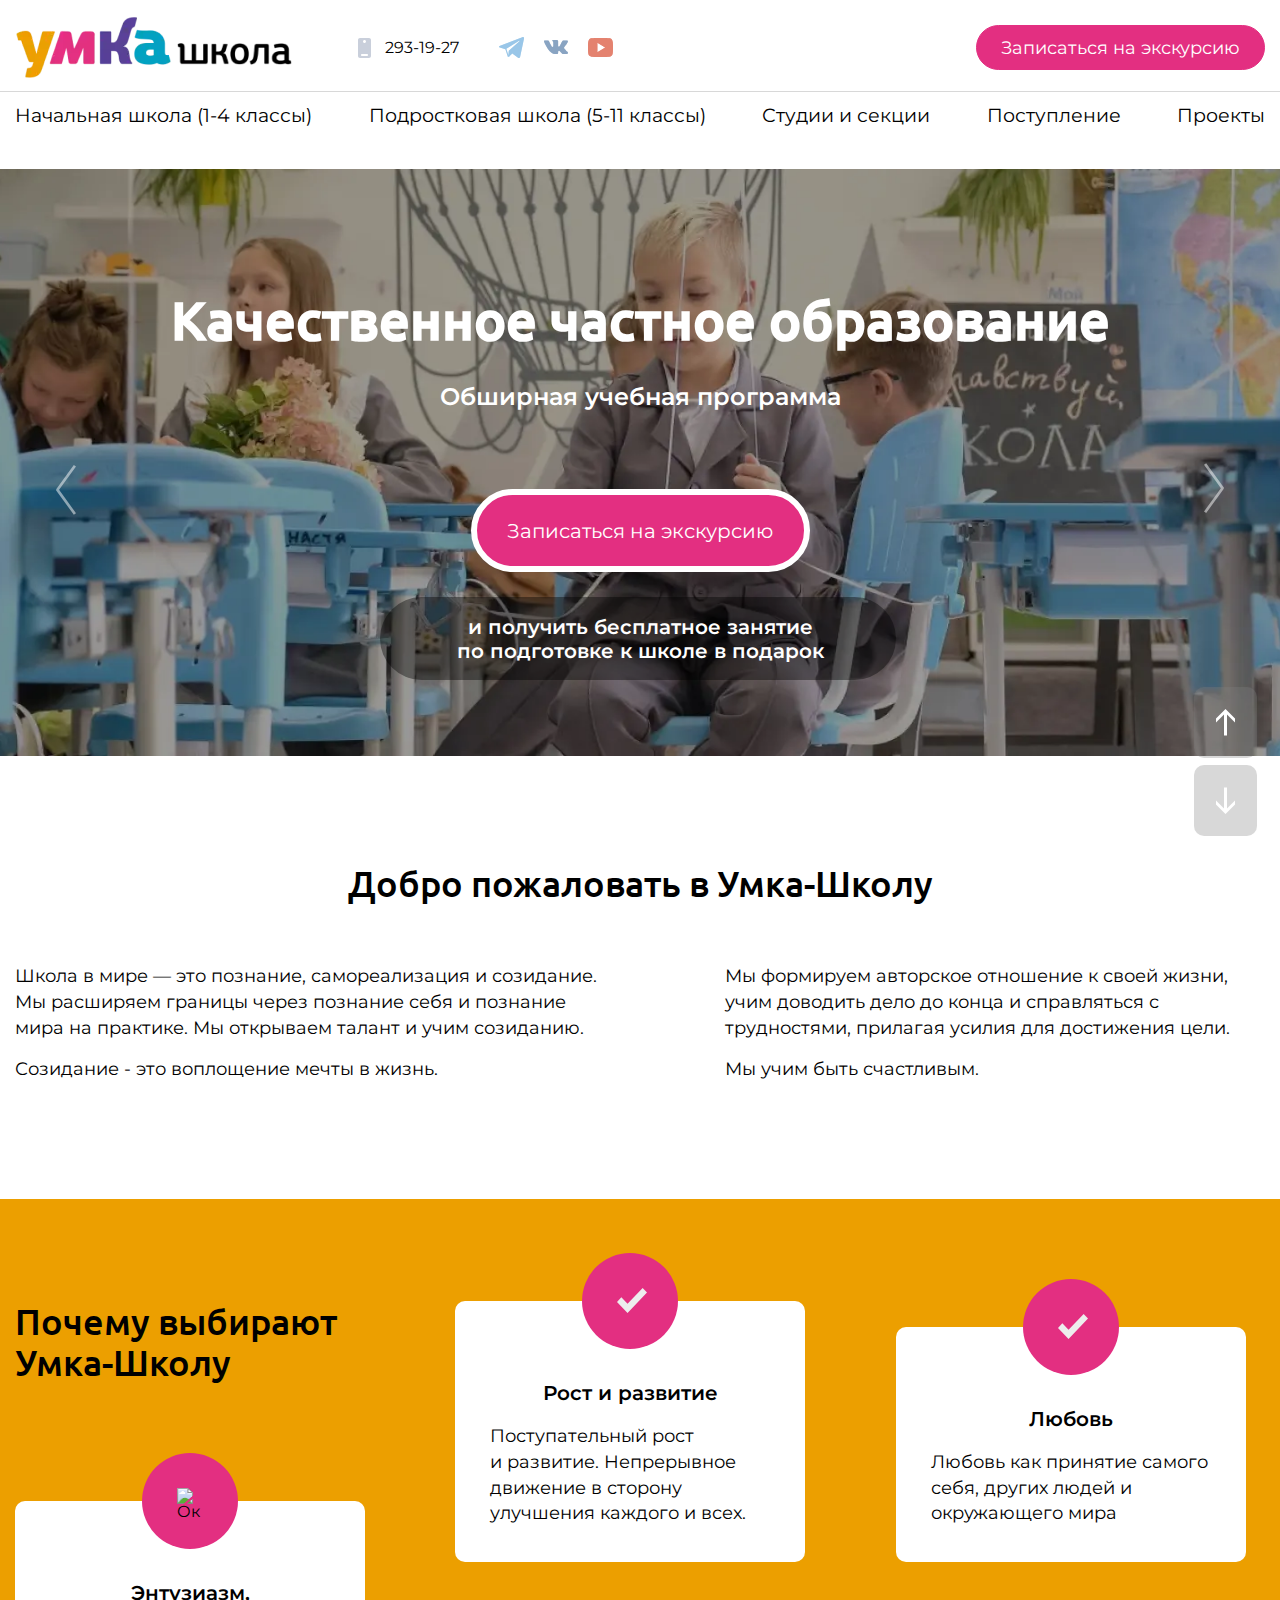
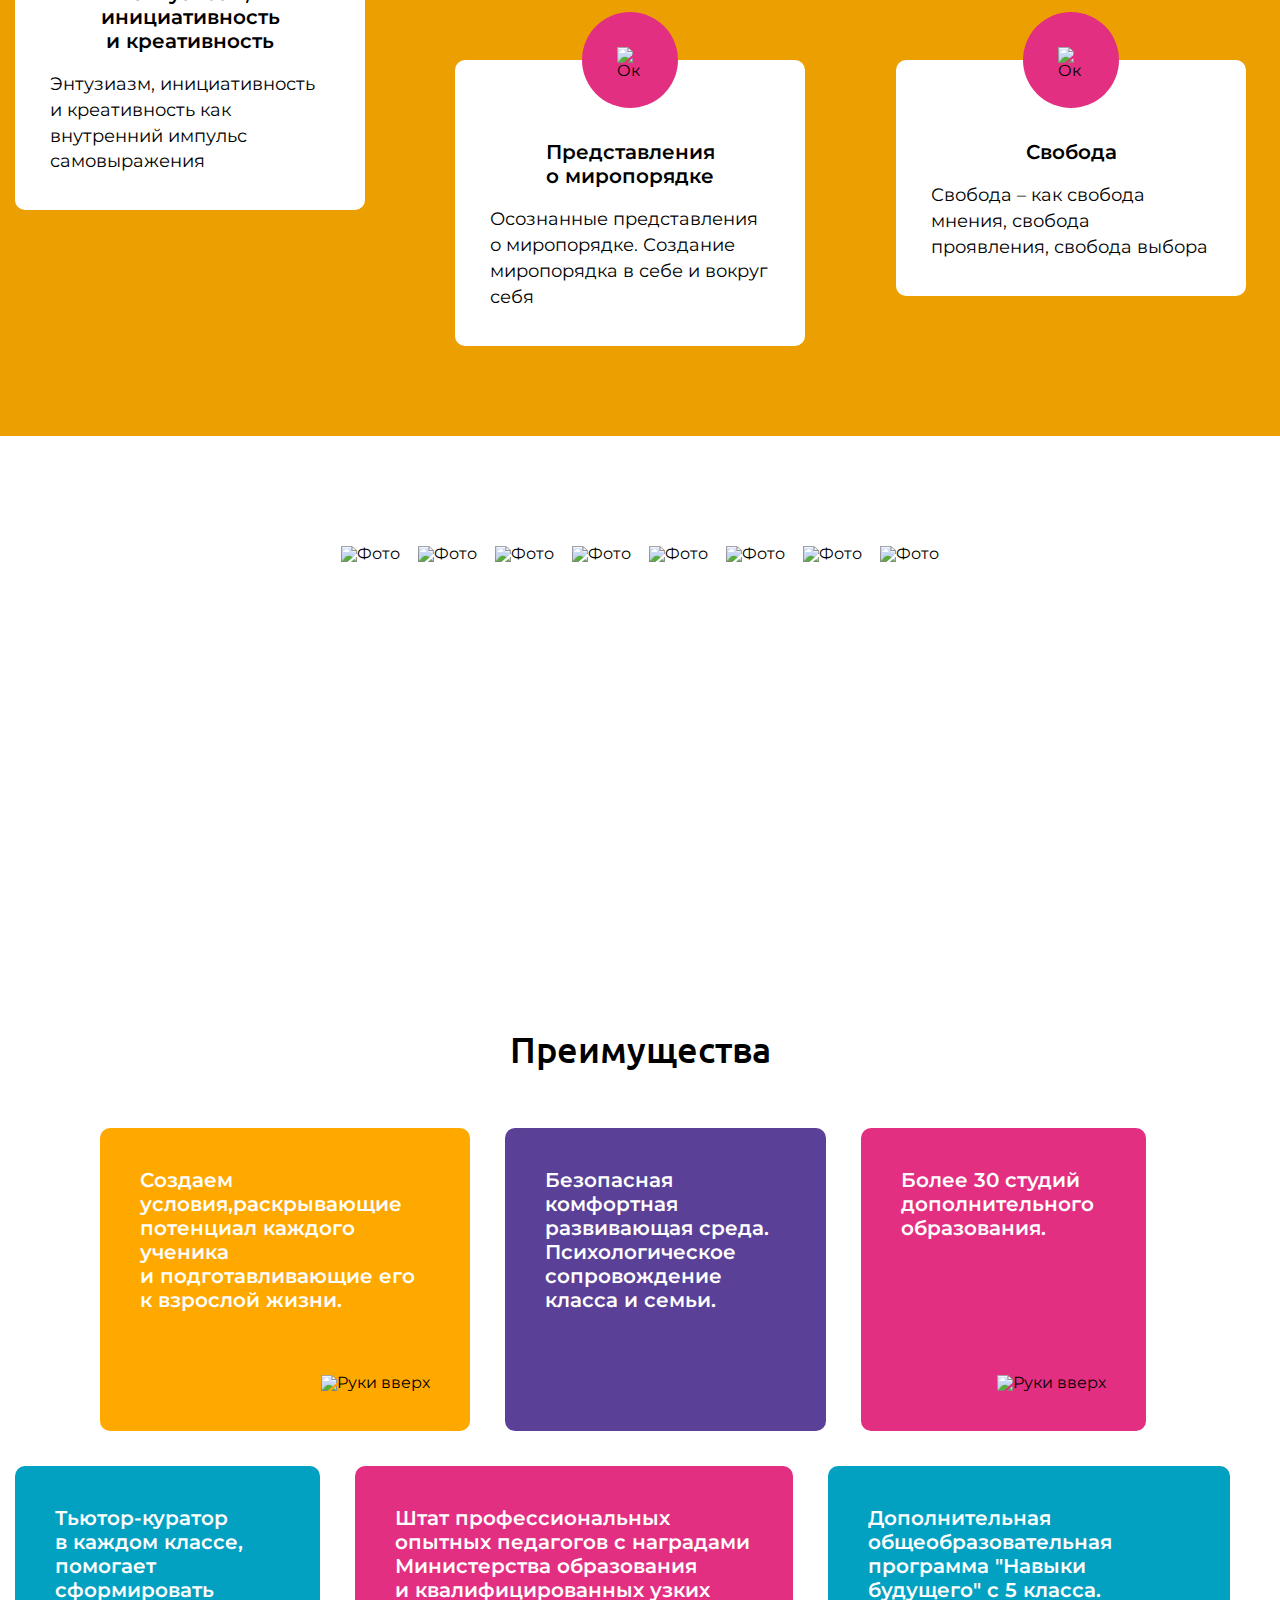
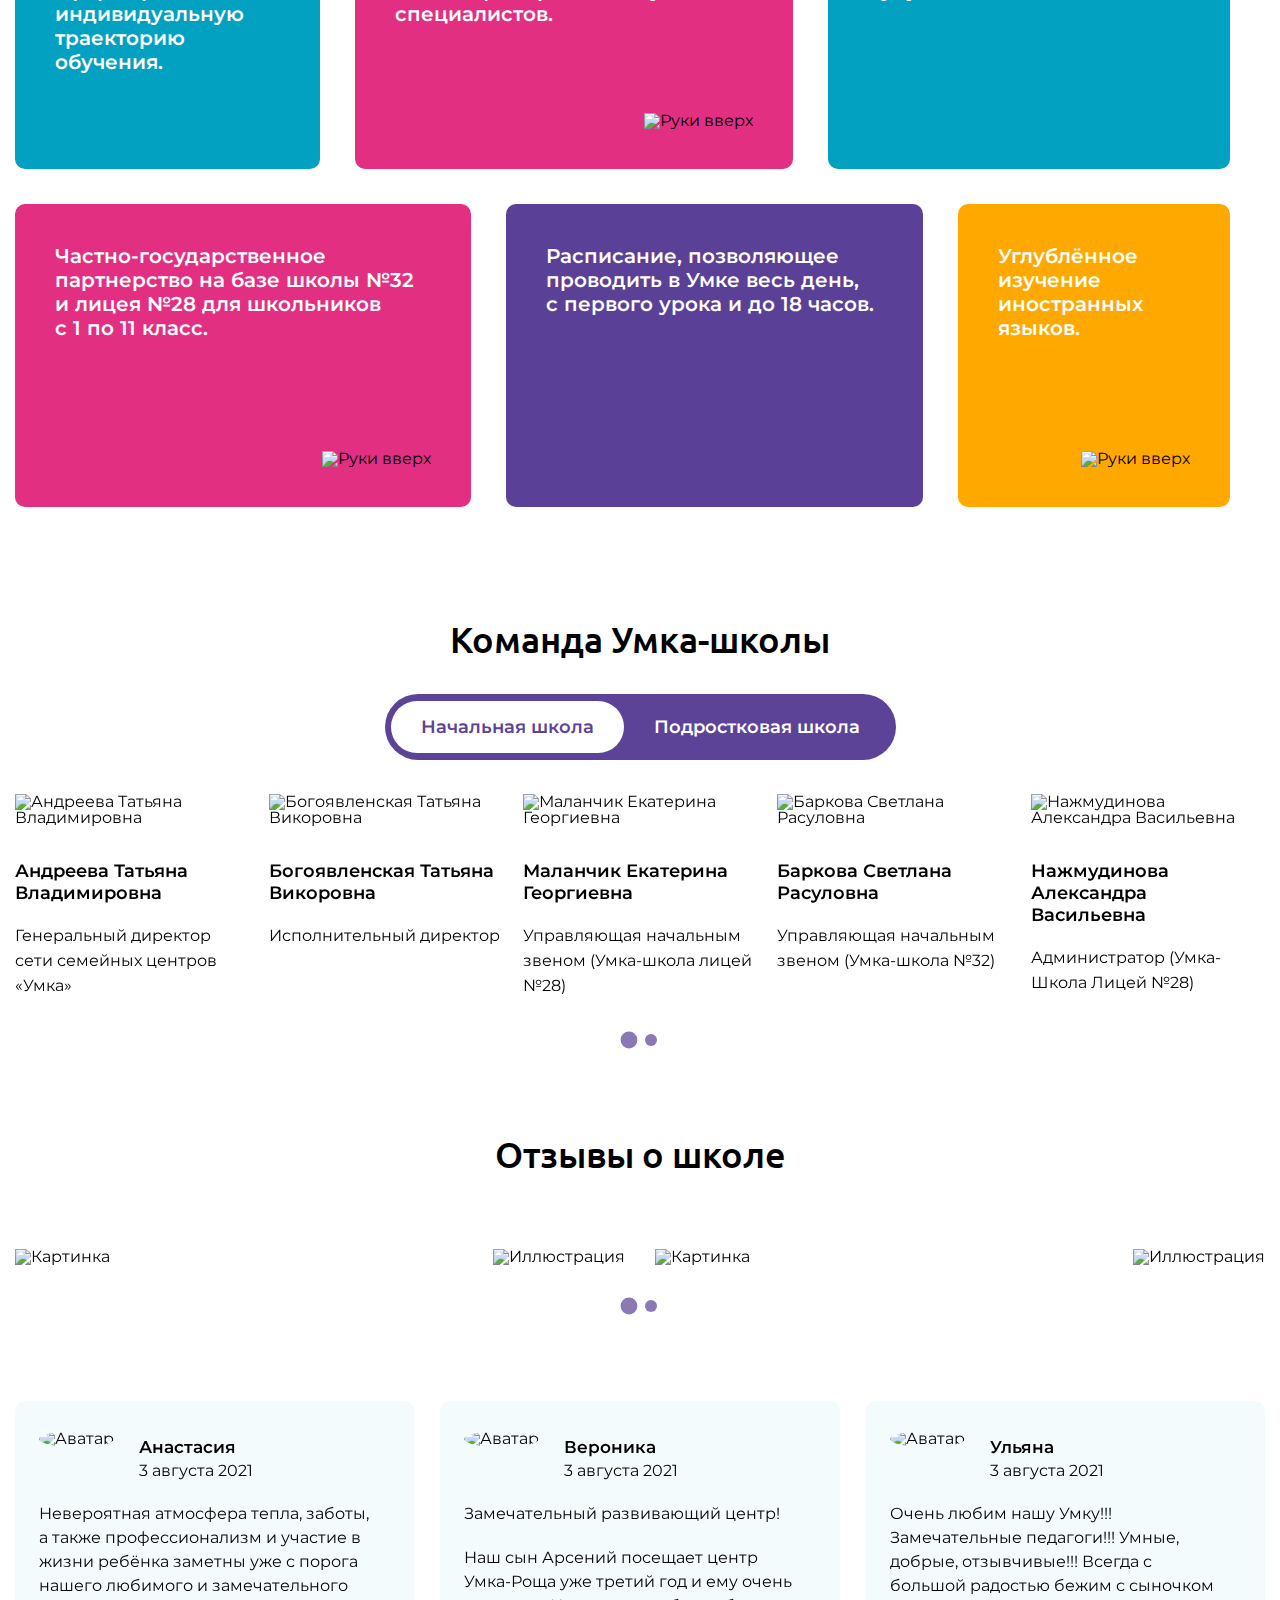
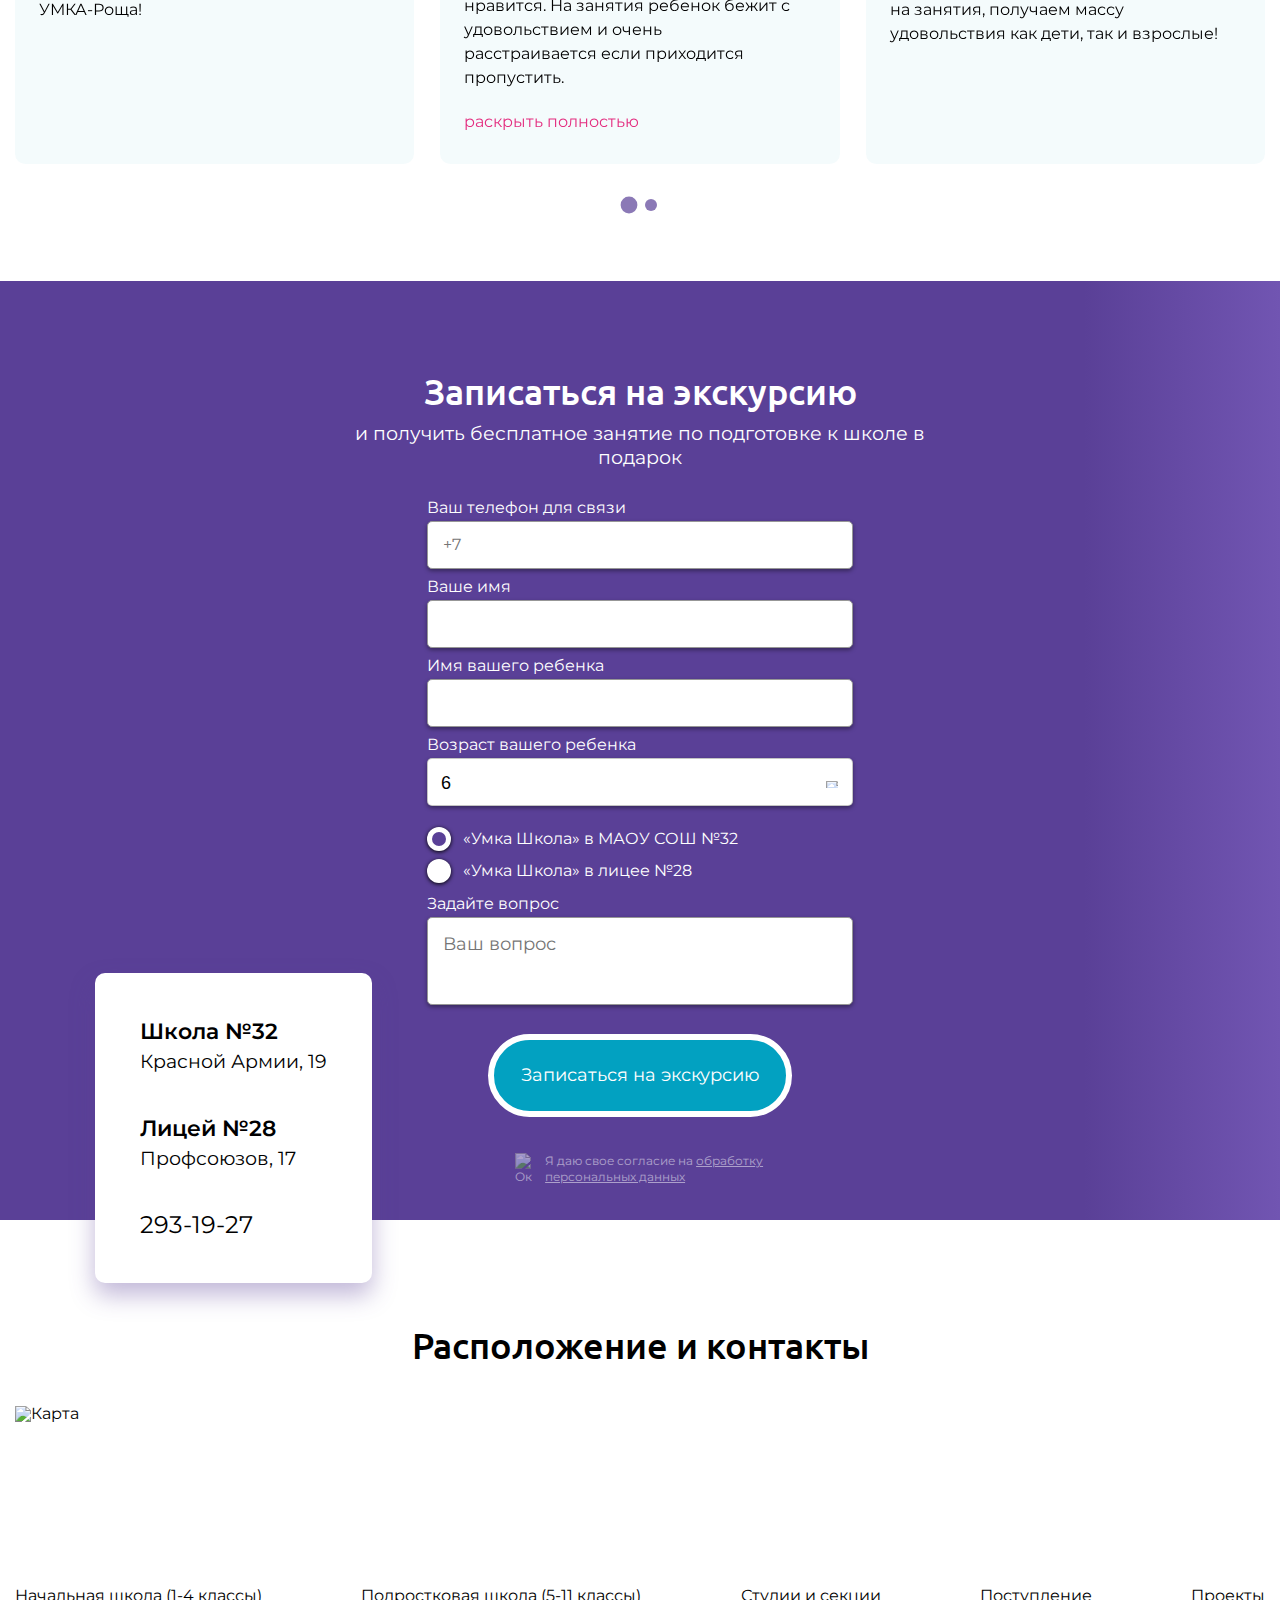
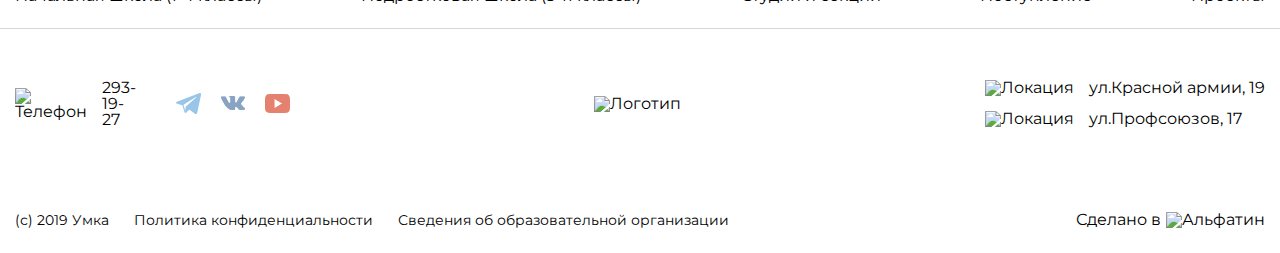
<file: index.html>
<!DOCTYPE html>
<html lang="ru">

<head>
	<title>Главная</title>
	<meta charset="UTF-8">
	<meta name="format-detection" content="telephone=no">
	<!-- <style>body{opacity: 0;}</style> -->
	<link rel="stylesheet" href="css/style.min.css?_v=20230407185405">
	<link rel="shortcut icon" href="favicon.ico">
	<!-- <meta name="robots" content="noindex, nofollow"> -->
	<meta name="viewport" content="width=device-width, initial-scale=1.0">
</head>

<body>
	<div class="wrapper">
		<header class="header">
			<div class="header__container-1">
				<div class="header__body">
					<div class="header__box">
						<a href="index.html" class="header__logo">
							<picture><source srcset="img/logo.webp" type="image/webp"><img src="img/logo.png" alt="Логотип сайта"></picture>
						</a>
						<div class="header__tel" data-da=".new-loc1, 1020">
							<img src="img/catalog-svg/phone.svg" alt="Телефон">
							<a href="tel:+73912931927">293-19-27</a>
						</div>
						<div class="header__social" data-da=".new-loc1, 1020">
							<a href="">
								<img src="img/catalog-svg/telegram.svg" alt="Телеграм">
							</a>
							<a href="">
								<img src="img/catalog-svg/vk.svg" alt="Вконтакте">
							</a>
							<a href="">
								<img src="img/catalog-svg/youtube.svg" alt="Ютуб">
							</a>
						</div>
						<div class="header__button" data-da=".new-loc2, 670">
							<button data-fancybox data-src="#dialog-content">Записаться на экскурсию</button>
						</div>
						<button type="button" class="menu__icon icon-menu"><span></span></button>
					</div>

					<div class="header__menu menu">
						<nav class="menu__body">
							<ul class="menu__list">
								<li class="menu__item"><a href="start.html" class="menu__link">Начальная школа (1-4 классы)</a>
								</li>
								<li class="menu__item"><a href="teenage.html" class="menu__link">Подростковая школа (5-11
										классы)</a></li>
								<li class="menu__item"><a href="sections.html" class="menu__link">Студии и секции</a></li>
								<li class="menu__item"><a href="english-sections.html" class="menu__link">Поступление</a></li>
								<li class="menu__item"><a href="project.html" class="menu__link">Проекты</a></li>
							</ul>
							<div class="new-loc1"></div>
							<div class="new-loc2"></div>
						</nav>
					</div>
				</div>
			</div>
		</header>
		<main class="page">
			<div class="top__buttons">
				<button class="top__button-top">
					<img src="img/catalog-svg/arrow-top.svg" alt="Стрелка вверх">
				</button>
				<button class="top__button-bottom">
					<img src="img/catalog-svg/arrow-down.svg" alt="Стрелка Вниз">
				</button>
			</div>
			<section class="top">
				<div class="top__body">
					<div class="splide" id="splide-1" role="group" aria-label="Splide Basic HTML Example">
						<div class="splide__track">
							<ul class="splide__list">
								<li class="splide__slide">
									<div class="top__container-2">
										<div class="top__title">
											<h3>Качественное частное образование
											</h3>
										</div>
										<div class="top__name">
											<p>Обширная учебная программа</p>
										</div>
										<div class="top__button">
											<button data-fancybox data-src="#dialog-content">Записаться на
												экскурсию</button>
											<p>и получить бесплатное занятие по подготовке к школе в подарок</p>
										</div>
									</div>
									<div class="top__image-ibg">
										<picture><source srcset="img/main/top/1.webp" type="image/webp"><img src="img/main/top/1.jpg" alt="Слайдер 1"></picture>
									</div>

								</li>
								<li class="splide__slide">
									<div class="top__container-2">
										<div class="top__title">
											<h3>Качественное частное образование 2</h3>
										</div>
										<div class="top__name">
											<p>Обширная учебная программа 2</p>
										</div>
										<div class="top__button">
											<button data-fancybox data-src="#dialog-content">Записаться на
												экскурсию</button>
											<p>и получить бесплатное занятие по подготовке к школе в подарок</p>
										</div>
									</div>
									<div class="top__image-ibg">
										<picture><source srcset="img/main/top/1.webp" type="image/webp"><img src="img/main/top/1.jpg" alt="Слайдер 1"></picture>
									</div>
								</li>
							</ul>
						</div>
					</div>
				</div>
			</section>
			<section class="hello">
				<div class="hello__container-1">
					<div class="hello__body">
						<div class="hello__title title">
							<h2>Добро пожаловать в Умка-Школу</h2>
						</div>
						<div class="hello__cards">
							<div class="hello__text text-18">
								<p>Школа в мире — это познание, самореализация и созидание. Мы расширяем границы через
									познание себя и познание мира на практике. Мы открываем талант и учим созиданию.
								</p>
								<p>Созидание - это воплощение мечты в жизнь.</p>
							</div>
							<div class="hello__text text-18">
								<p>Мы формируем авторское отношение к своей жизни, учим доводить дело до конца и
									справляться с трудностями, прилагая усилия для достижения цели.
								</p>
								<p>Мы учим быть счастливым.</p>
							</div>
						</div>
					</div>
				</div>
			</section>
			<section class="why">
				<div class="why__container-1">
					<div class="why__body">
						<div class="why__inner-one">
							<div class="why__title title">
								<h2>Почему выбирают Умка-Школу</h2>
							</div>
							<div class="why__item">
								<div class="why__ok">
									<img data-src="img/catalog-svg/ok.svg" alt="Ок" class="lazyload" />
								</div>
								<div class="why__subtitle subtitle">
									<h3>Энтузиазм, инициативность и креативность</h3>
								</div>
								<div class="why__text text-18">
									<p>Энтузиазм, инициативность и креативность как внутренний импульс самовыражения</p>
								</div>
							</div>
						</div>
						<div class="why__box">
							<div class="why__inner-two">
								<div class="why__item">
									<div class="why__ok">
										<img data-src="img/catalog-svg/ok.svg" alt="Ок" class="lazyload" />
									</div>
									<div class="why__subtitle subtitle">
										<h3>Рост и развитие</h3>
									</div>
									<div class="why__text text-18">
										<p>Поступательный рост и развитие. Непрерывное движение в сторону улучшения
											каждого
											и всех.</p>
									</div>
								</div>
								<div class="why__item why__item_t">
									<div class="why__ok">
										<img data-src="img/catalog-svg/ok.svg" alt="Ок" class="lazyload" />
									</div>
									<div class="why__subtitle subtitle">
										<h3>Любовь</h3>
									</div>
									<div class="why__text text-18">
										<p>Любовь как принятие самого себя, других людей и окружающего мира</p>
									</div>
								</div>
							</div>
							<div class="why__inner-three">
								<div class="why__item">
									<div class="why__ok">
										<img data-src="img/catalog-svg/ok.svg" alt="Ок" class="lazyload" />
									</div>
									<div class="why__subtitle subtitle">
										<h3>Представления о миропорядке</h3>
									</div>
									<div class="why__text text-18">
										<p>Осознанные представления о миропорядке. Создание миропорядка в себе и вокруг
											себя
										</p>
									</div>
								</div>
								<div class="why__item why__item_b">
									<div class="why__ok">
										<img data-src="img/catalog-svg/ok.svg" alt="Ок" class="lazyload" />
									</div>
									<div class="why__subtitle subtitle">
										<h3>Свобода</h3>
									</div>
									<div class="why__text text-18">
										<p>Свобода – как свобода мнения, свобода проявления, свобода выбора</p>
									</div>
								</div>
							</div>
						</div>
					</div>
				</div>
			</section>
			<section class="gallery">
				<div class="gallery__container-2">
					<div class="gallery__body">
						<div class="gallery__cards">
							<a href="img/main/gallery/1.jpg" data-fancybox="gallery" class="gallery__item">
								<div class="gallery__elem">
									<div class="gallery__image">
										<picture><source data-srcset="img/main/gallery/1.webp" type="image/webp"><img data-src="img/main/gallery/1.jpg" alt="Фото" class="lazyload" /></picture>
									</div>
								</div>
							</a>
							<a href="img/main/gallery/2.jpg" data-fancybox="gallery" class="gallery__item">
								<div class="gallery__elem">
									<div class="gallery__image">
										<picture><source data-srcset="img/main/gallery/2.webp" type="image/webp"><img data-src="img/main/gallery/2.jpg" alt="Фото" class="lazyload" /></picture>
									</div>
								</div>
							</a>
							<a href="img/main/gallery/3.jpg" data-fancybox="gallery" class="gallery__item">
								<div class="gallery__elem">
									<div class="gallery__image">
										<picture><source data-srcset="img/main/gallery/3.webp" type="image/webp"><img data-src="img/main/gallery/3.jpg" alt="Фото" class="lazyload" /></picture>
									</div>
								</div>
							</a>
							<a href="img/main/gallery/4.jpg" data-fancybox="gallery" class="gallery__item">
								<div class="gallery__elem">
									<div class="gallery__image">
										<picture><source data-srcset="img/main/gallery/4.webp" type="image/webp"><img data-src="img/main/gallery/4.jpg" alt="Фото" class="lazyload" /></picture>
									</div>
								</div>
							</a>
							<a href="img/main/gallery/5.jpg" data-fancybox="gallery" class="gallery__item">
								<div class="gallery__elem">
									<div class="gallery__image">
										<picture><source data-srcset="img/main/gallery/5.webp" type="image/webp"><img data-src="img/main/gallery/5.jpg" alt="Фото" class="lazyload" /></picture>
									</div>
								</div>
							</a>
							<a href="img/main/gallery/6.jpg" data-fancybox="gallery" class="gallery__item">
								<div class="gallery__elem">
									<div class="gallery__image">
										<picture><source data-srcset="img/main/gallery/6.webp" type="image/webp"><img data-src="img/main/gallery/6.jpg" alt="Фото" class="lazyload" /></picture>
									</div>
								</div>
							</a>
							<a href="img/main/gallery/7.jpg" data-fancybox="gallery" class="gallery__item">
								<div class="gallery__elem">
									<div class="gallery__image">
										<picture><source data-srcset="img/main/gallery/7.webp" type="image/webp"><img data-src="img/main/gallery/7.jpg" alt="Фото" class="lazyload" /></picture>
									</div>
								</div>
							</a>
							<a href="img/main/gallery/8.jpg" data-fancybox="gallery" class="gallery__item">
								<div class="gallery__elem">
									<div class="gallery__image">
										<picture><source data-srcset="img/main/gallery/8.webp" type="image/webp"><img data-src="img/main/gallery/8.jpg" alt="Фото" class="lazyload" /></picture>
									</div>
								</div>
							</a>
						</div>
					</div>
				</div>
			</section>
			<section class="benefit">
				<div class="benefit__container-2">
					<div class="benefit__body">
						<div class="benefit__title title">
							<h2>Преимущества</h2>
						</div>
						<div class="benefit__column">
							<div class="benefit__item-gray-2"></div>
							<div class="benefit__item benefit__item_m1">
								<div class="benefit__elem">
									<div class="benefit__text text-20-white">
										<p>Создаем условия,раскрывающие потенциал каждого ученика и подготавливающие его
											к взрослой жизни.</p>
									</div>
									<div class="benefit__img">
										<img data-src="img/catalog-svg/1.svg" alt="Руки вверх" class="lazyload" />
									</div>
								</div>
							</div>
							<div class="benefit__item benefit__item_m2">
								<div class="benefit__elem">
									<div class="benefit__text text-20-white">
										<p>Безопасная комфортная развивающая среда.
											Психологическое сопровождение класса и семьи.</p>
									</div>
								</div>
							</div>
							<div class="benefit__item benefit__item_m3">
								<div class="benefit__elem">
									<div class="benefit__text text-20-white">
										<p>Более 30 студий дополнительного образования.
										</p>
									</div>
									<div class="benefit__img">
										<img data-src="img/catalog-svg/2.svg" alt="Руки вверх" class="lazyload" />
									</div>
								</div>
							</div>
							<div class="benefit__item-gray-3"></div>
							<div class="benefit__item-gray-4"></div>
						</div>
						<div class="benefit__column">
							<div class="benefit__item-gray-5"></div>
							<div class="benefit__item-gray-6"></div>
							<div class="benefit__item benefit__item_m4">
								<div class="benefit__elem">
									<div class="benefit__text text-20-white">
										<p>Тьютор-куратор в каждом классе, помогает сформировать индивидуальную
											траекторию обучения.</p>
									</div>
								</div>
							</div>
							<div class="benefit__item benefit__item_m5">
								<div class="benefit__elem">
									<div class="benefit__text text-20-white">
										<p>Штат профессиональных опытных педагогов с наградами Министерства образования
											и квалифицированных узких специалистов.</p>
									</div>
									<div class="benefit__img">
										<img data-src="img/catalog-svg/3.svg" alt="Руки вверх" class="lazyload" />
									</div>
								</div>
							</div>
							<div class="benefit__item benefit__item_m6">
								<div class="benefit__elem">
									<div class="benefit__text text-20-white">
										<p>Дополнительная общеобразовательная программа "Навыки будущего" с 5 класса.
										</p>
									</div>
								</div>
							</div>
							<div class="benefit__item-gray-7"></div>
							<div class="benefit__item-gray-8"></div>
						</div>
						<div class="benefit__column">
							<div class="benefit__item-gray-9"></div>
							<div class="benefit__item-gray-10"></div>
							<div class="benefit__item benefit__item_m7">
								<div class="benefit__elem">
									<div class="benefit__text text-20-white ">
										<p>Частно-государственное партнерство на базе школы №32 и лицея №28 для
											школьников с 1 по 11 класс.</p>
									</div>
									<div class="benefit__img">
										<img data-src="img/catalog-svg/4.svg" alt="Руки вверх" class="lazyload" />
									</div>
								</div>
							</div>
							<div class="benefit__item benefit__item_m8">
								<div class="benefit__elem">
									<div class="benefit__text text-20-white ">
										<p>Расписание, позволяющее проводить в Умке весь день, с первого урока и до 18
											часов.</p>
									</div>
								</div>
							</div>
							<div class="benefit__item benefit__item_m9">
								<div class="benefit__elem">
									<div class="benefit__text text-20-white ">
										<p>Углублённое изучение иностранных языков.</p>
									</div>
									<div class="benefit__img">
										<img data-src="img/catalog-svg/5.svg" alt="Руки вверх" class="lazyload" />
									</div>
								</div>
							</div>
							<div class="benefit__item-gray-11"></div>
							<div class="benefit__item-gray-12"></div>
						</div>
					</div>
				</div>
			</section>
			<section class="team">
				<div class="team__container-2">
					<div class="team__body">
						<div class="team__title title">
							<h2>Команда Умка-школы</h2>
						</div>
						<div data-tabs class="tabs">
							<nav data-tabs-titles class="tabs__navigation">
								<button type="submit" class="tabs__title _tab-active">Начальная школа</button>
								<button type="submit" class="tabs__title">Подростковая школа</button>
							</nav>
							<div data-tabs-body class="tabs__content">
								<div class="tabs__body">
									<div class="splide" id="splide-2" role="group" aria-label="Splide Basic HTML Example">
										<div class="splide__track">
											<ul class="splide__list">
												<li class="splide__slide">
													<div class="team__slider-body">
														<div class="team__image">
															<picture><source data-srcset="img/main/team/1.webp" type="image/webp"><img data-src="img/main/team/1.jpg" alt="Андреева Татьяна Владимировна" class="lazyload" /></picture>
														</div>
														<div class="team__name">
															<h3>Андреева Татьяна Владимировна</h3>
														</div>
														<div class="team__desc">
															<p>Генеральный директор сети семейных центров «Умка»</p>
														</div>
													</div>
												</li>
												<li class="splide__slide">
													<div class="team__slider-body">
														<div class="team__image">
															<picture><source data-srcset="img/main/team/2.webp" type="image/webp"><img data-src="img/main/team/2.jpg" alt="Богоявленская Татьяна Викоровна" class="lazyload" /></picture>
														</div>
														<div class="team__name">
															<h3>Богоявленская Татьяна Викоровна</h3>
														</div>
														<div class="team__desc">
															<p>Исполнительный директор</p>
														</div>
													</div>
												</li>
												<li class="splide__slide">
													<div class="team__slider-body">
														<div class="team__image">
															<picture><source data-srcset="img/main/team/3.webp" type="image/webp"><img data-src="img/main/team/3.jpg" alt="Маланчик Екатерина Георгиевна" class="lazyload" /></picture>
														</div>
														<div class="team__name">
															<h3>Маланчик Екатерина Георгиевна</h3>
														</div>
														<div class="team__desc">
															<p>Управляющая начальным звеном (Умка-школа лицей №28)</p>
														</div>
													</div>
												</li>
												<li class="splide__slide">
													<div class="team__slider-body">
														<div class="team__image">
															<picture><source data-srcset="img/main/team/4.webp" type="image/webp"><img data-src="img/main/team/4.jpg" alt="Баркова Светлана Расуловна" class="lazyload" /></picture>
														</div>
														<div class="team__name">
															<h3>Баркова Светлана Расуловна</h3>
														</div>
														<div class="team__desc">
															<p>Управляющая начальным звеном (Умка-школа №32)</p>
														</div>
													</div>
												</li>
												<li class="splide__slide">
													<div class="team__slider-body">
														<div class="team__image">
															<picture><source data-srcset="img/main/team/5.webp" type="image/webp"><img data-src="img/main/team/5.jpg" alt="Нажмудинова Александра Васильевна" class="lazyload" /></picture>
														</div>
														<div class="team__name">
															<h3>Нажмудинова Александра Васильевна</h3>
														</div>
														<div class="team__desc">
															<p>Администратор (Умка-Школа Лицей №28)</p>
														</div>
													</div>
												</li>
												<li class="splide__slide">
													<div class="team__slider-body">
														<div class="team__image">
															<picture><source data-srcset="img/main/team/5.webp" type="image/webp"><img data-src="img/main/team/5.jpg" alt="Нажмудинова Александра Васильевна" class="lazyload" /></picture>
														</div>
														<div class="team__name">
															<h3>Нажмудинова Александра Васильевна</h3>
														</div>
														<div class="team__desc">
															<p>Администратор (Умка-Школа Лицей №28)</p>
														</div>
													</div>
												</li>
											</ul>
										</div>
									</div>
								</div>
								<div class="tabs__body">
									<div class="splide" id="splide-3" role="group" aria-label="Splide Basic HTML Example">
										<div class="splide__track">
											<ul class="splide__list">
												<li class="splide__slide">
													<div class="team__slider-body">
														<div class="team__image">
															<picture><source data-srcset="img/main/team/5.webp" type="image/webp"><img data-src="img/main/team/5.jpg" alt="Андреева Татьяна Владимировна" class="lazyload" /></picture>
														</div>
														<div class="team__name">
															<h3>Андреева Татьяна Владимировна1</h3>
														</div>
														<div class="team__desc">
															<p>Генеральный директор сети семейных центров «Умка»</p>
														</div>
													</div>
												</li>
												<li class="splide__slide">
													<div class="team__slider-body">
														<div class="team__image">
															<picture><source data-srcset="img/main/team/4.webp" type="image/webp"><img data-src="img/main/team/4.jpg" alt="Богоявленская Татьяна Викоровна" class="lazyload" /></picture>
														</div>
														<div class="team__name">
															<h3>Богоявленская Татьяна Викоровна2</h3>
														</div>
														<div class="team__desc">
															<p>Исполнительный директор</p>
														</div>
													</div>
												</li>
												<li class="splide__slide">
													<div class="team__slider-body">
														<div class="team__image">
															<picture><source data-srcset="img/main/team/3.webp" type="image/webp"><img data-src="img/main/team/3.jpg" alt="Маланчик Екатерина Георгиевна" class="lazyload" /></picture>
														</div>
														<div class="team__name">
															<h3>Маланчик Екатерина Георгиевна3</h3>
														</div>
														<div class="team__desc">
															<p>Управляющая начальным звеном (Умка-школа лицей №28)</p>
														</div>
													</div>
												</li>
												<li class="splide__slide">
													<div class="team__slider-body">
														<div class="team__image">
															<picture><source data-srcset="img/main/team/2.webp" type="image/webp"><img data-src="img/main/team/2.jpg" alt="Баркова Светлана Расуловна" class="lazyload" /></picture>
														</div>
														<div class="team__name">
															<h3>Баркова Светлана Расуловна4</h3>
														</div>
														<div class="team__desc">
															<p>Управляющая начальным звеном (Умка-школа №32)</p>
														</div>
													</div>
												</li>
												<li class="splide__slide">
													<div class="team__slider-body">
														<div class="team__image">
															<picture><source data-srcset="img/main/team/1.webp" type="image/webp"><img data-src="img/main/team/1.jpg" alt="Нажмудинова Александра Васильевна" class="lazyload" /></picture>
														</div>
														<div class="team__name">
															<h3>Нажмудинова Александра Васильевна5</h3>
														</div>
														<div class="team__desc">
															<p>Администратор (Умка-Школа Лицей №28)</p>
														</div>
													</div>
												</li>
												<li class="splide__slide">
													<div class="team__slider-body">
														<div class="team__image">
															<picture><source data-srcset="img/main/team/5.webp" type="image/webp"><img data-src="img/main/team/5.jpg" alt="Нажмудинова Александра Васильевна" class="lazyload" /></picture>
														</div>
														<div class="team__name">
															<h3>Нажмудинова Александра Васильевна</h3>
														</div>
														<div class="team__desc">
															<p>Администратор (Умка-Школа Лицей №28)</p>
														</div>
													</div>
												</li>
											</ul>
										</div>
									</div>
								</div>
							</div>
						</div>
					</div>
				</div>
			</section>
			<section class="reviews">
				<div class="reviews__container-1">
					<div class="reviews__body">
						<div class="reviews__title title">
							<h2>Отзывы о школе</h2>
						</div>
						<div class="reviews__first-slider">
							<div class="splide" id="splide-4" role="group" aria-label="Splide Basic HTML Example">
								<div class="splide__track">
									<ul class="splide__list">
										<li class="splide__slide">
											<a href="https://www.youtube.com/watch?v=pFezL5MGHd0" data-fancybox data-width="900" data-height="600" class="first-slider">
												<div class="first-slider__image">
													<picture><source data-srcset="img/main/reviews/1.webp" type="image/webp"><img data-src="img/main/reviews/1.jpg" alt="Картинка" class="lazyload" /></picture>
												</div>
												<div class="first-slider__play">
													<img data-src="img/main/reviews/play.svg" alt="Иллюстрация" class="lazyload" />
												</div>
											</a>
										</li>
										<li class="splide__slide">
											<a href="https://www.youtube.com/watch?v=Aey2EfrpvzQ" data-fancybox data-width="900" data-height="600" class="first-slider">
												<div class="first-slider__image">
													<picture><source data-srcset="img/main/reviews/2.webp" type="image/webp"><img data-src="img/main/reviews/2.jpg" alt="Картинка" class="lazyload" /></picture>
												</div>
												<div class="first-slider__play">
													<img data-src="img/main/reviews/play.svg" alt="Иллюстрация" class="lazyload" />
												</div>
											</a>
										</li>
										<li class="splide__slide">
											<a href="https://www.youtube.com/watch?v=O75saPpZrDk" data-fancybox data-width="900" data-height="600" class="first-slider">
												<div class="first-slider__image">
													<picture><source data-srcset="img/main/reviews/1.webp" type="image/webp"><img data-src="img/main/reviews/1.jpg" alt="Картинка" class="lazyload" /></picture>
												</div>
												<div class="first-slider__play">
													<img data-src="img/main/reviews/play.svg" alt="Иллюстрация" class="lazyload" />
												</div>
											</a>
										</li>
									</ul>
								</div>
							</div>
						</div>
						<div class="reviews__second-slider">
							<div class="splide" id="splide-5" role="group" aria-label="Splide Basic HTML Example">
								<div class="splide__track">
									<ul class="splide__list">
										<li class="splide__slide">
											<div class="second-slider">
												<div class="second-slider__inner">
													<div class="second-slider__avatar">
														<picture><source data-srcset="img/main/reviews/3.webp" type="image/webp"><img data-src="img/main/reviews/3.jpg" alt="Аватар" class="lazyload" /></picture>
													</div>
													<div class="second-slider__box">
														<div class="second-slider__name">
															<h3>Анастасия</h3>
														</div>
														<div class="second-slider__time">
															<span>3 августа 2021</span>
														</div>
													</div>
												</div>
												<div class="second-slider__text text-16">
													<p>Невероятная атмосфера тепла, заботы, а также профессионализм и
														участие в жизни ребёнка заметны уже с порога нашего любимого и
														замечательного УМКА-Роща!</p>
												</div>
											</div>
										</li>
										<li class="splide__slide">
											<div class="second-slider">
												<div class="second-slider__inner">
													<div class="second-slider__avatar">
														<picture><source data-srcset="img/main/reviews/4.webp" type="image/webp"><img data-src="img/main/reviews/4.jpg" alt="Аватар" class="lazyload" /></picture>
													</div>
													<div class="second-slider__box">
														<div class="second-slider__name">
															<h3>Вероника</h3>
														</div>
														<div class="second-slider__time">
															<span>3 августа 2021</span>
														</div>
													</div>
												</div>
												<div class="second-slider__text text-16">
													<p>Замечательный развивающий центр!</p>
													<p>Наш сын Арсений посещает центр
														Умка-Роща уже третий год и ему
														очень нравится. На занятия ребенок бежит с удовольствием и очень
														расстраивается если приходится пропустить.
													</p>
													<p class="hidden-js">Наш сын Арсений посещает центр
														Умка-Роща уже
														третий год и ему
														очень нравится. На занятия ребенок бежит с удовольствием и очень
														расстраивается если приходится пропустить.</p>
													<button class="button-js">раскрыть полностью</button>
												</div>
											</div>
										</li>
										<li class="splide__slide">
											<div class="second-slider">
												<div class="second-slider__inner">
													<div class="second-slider__avatar">
														<picture><source data-srcset="img/main/reviews/5.webp" type="image/webp"><img data-src="img/main/reviews/5.jpg" alt="Аватар" class="lazyload" /></picture>
													</div>
													<div class="second-slider__box">
														<div class="second-slider__name">
															<h3>Ульяна</h3>
														</div>
														<div class="second-slider__time">
															<span>3 августа 2021</span>
														</div>
													</div>
												</div>
												<div class="second-slider__text text-16">
													<p>Очень любим нашу Умку!!!Замечательные педагоги!!! Умные, добрые,
														отзывчивые!!! Всегда с большой радостью бежим с сыночком на
														занятия, получаем массу удовольствия как дети, так и взрослые!
													</p>
												</div>
											</div>
										</li>
										<li class="splide__slide">
											<div class="second-slider">
												<div class="second-slider__inner">
													<div class="second-slider__avatar">
														<picture><source data-srcset="img/main/reviews/4.webp" type="image/webp"><img data-src="img/main/reviews/4.jpg" alt="Аватар" class="lazyload" /></picture>
													</div>
													<div class="second-slider__box">
														<div class="second-slider__name">
															<h3>Вероника</h3>
														</div>
														<div class="second-slider__time">
															<span>3 августа 2021</span>
														</div>
													</div>
												</div>
												<div class="second-slider__text text-16">
													<p>Замечательный развивающий центр!</p>
													<p>Наш сын Арсений посещает центр
														Умка-Роща уже третий год и ему
														очень нравится. На занятия ребенок бежит с удовольствием и очень
														расстраивается если приходится пропустить.
													</p>
													<p class="hidden-js">Наш сын Арсений посещает центр
														Умка-Роща уже
														третий год и ему
														очень нравится. На занятия ребенок бежит с удовольствием и очень
														расстраивается если приходится пропустить.</p>
													<button class="button-js">раскрыть полностью</button>

												</div>
											</div>
										</li>
									</ul>
								</div>
							</div>
						</div>
					</div>
				</div>
			</section>
			<section class="form-block">
				<div class="form__container-1">
					<div class="form__thanks">
						<div class="form__text">
							<p>В ближайшее время мы с Вами свяжемся</p>
						</div>
					</div>
					<div class="form__body">
						<div class="form__title title">
							<h2>Записаться на экскурсию</h2>
						</div>
						<div class="form__desc">
							<p>и получить бесплатное занятие по подготовке к школе в подарок</p>
						</div>
						<form action="#" class="form__box form">
							<div class="form__item">
								<label for="formPhone">Ваш телефон для связи</label>
								<input id="formPhone" required class="tel" placeholder="+7" type="text" name="phone">
							</div>
							<div class="form__item">
								<label for="formName">Ваше имя</label>
								<input id="formName" required type="text" name="name">
								<button class="button-form-js">
									<img src="img/catalog-svg/plus.svg" alt="Стереть" />
								</button>
							</div>
							<div class="form__item">
								<label for="formNameChild">Имя вашего ребенка</label>
								<input id="formNameChild" type="text" name="nameChild">
								<button class="button-form-js">
									<img src="img/catalog-svg/plus.svg" alt="Стереть" />
								</button>
							</div>
							<div class="form__item form__item_m">
								<div class="form__label">Возраст вашего ребенка</div>
								<select class="select-click-js" name="age">
									<option value="6" selected>6</option>
									<option value="7">7</option>
									<option value="8">8</option>
									<option value="8">9</option>
									<option value="8">10</option>
									<option value="8">11</option>
									<option value="8">12</option>
									<option value="8">13</option>
									<option value="8">14</option>
								</select>
								<img data-src="img/catalog-svg/form-arrow.svg" alt="Стрелка" class="lazyload" />
							</div>
							<div class="form__item_m2">
								<input id="formR" type="radio" checked value="32" name="school">
								<label for="formR">«Умка Школа» в МАОУ СОШ №32</label>

								<input id="formL" type="radio" value="28" name="school">
								<label for="formL">«Умка Школа» в лицее №28</label>
							</div>
							<div class="form__item form__item_m3">
								<label for="formMessage">Задайте вопрос</label>
								<textarea name="message" id="formMessage" placeholder="Ваш вопрос"></textarea>
							</div>
							<div class="form__button">
								<button>Записаться на экскурсию</button>
								<div class="form__preloader"></div>
							</div>
							<div class="form__policy">
								<img data-src="img/catalog-svg/check.svg" alt="Ок" class="lazyload" />
								<p>Я даю свое согласие на <a href="">обработку персональных данных</a></p>
							</div>
						</form>
					</div>
					<div class="form__bg">
						<picture><source data-srcset="img/main/form/bg.webp" type="image/webp"><img data-src="img/main/form/bg.png" alt="Фон сайта" class="lazyload" /></picture>
					</div>
				</div>
			</section>
			<section class="map">
				<div class="map__container-2">
					<div class="map__body">
						<div class="map__title title">
							<h2>Расположение и контакты</h2>
						</div>
						<div class="map__img">
							<picture><source data-srcset="img/main/map/map.webp" type="image/webp"><img data-src="img/main/map/map.png" alt="Карта" class="lazyload" /></picture>
						</div>
						<div class="map__box">
							<div class="map__item">
								<div class="map__name">
									<h3>Школа №32</h3>
								</div>
								<div class="map__text">
									<p>Красной Армии, 19</p>
								</div>
							</div>
							<div class="map__item">
								<div class="map__name">
									<h3>Лицей №28</h3>
								</div>
								<div class="map__text">
									<p>Профсоюзов, 17</p>
								</div>
							</div>
							<div class="map__tel">
								<a href="tel:+73912931927">293-19-27</a>
							</div>
						</div>
					</div>
				</div>
			</section>
		</main>
		<footer class="footer">
			<div class="footer__container-1">
				<div class="footer__body">
					<div class="footer__top top-footer">
						<div class="top-footer__menu">
							<nav class="top-footer__body">
								<ul class="top-footer__list">
									<li class="top-footer__item"><a href="start.html" class="top-footer__link">Начальная школа
											(1-4
											классы)</a></li>
									<li class="top-footer__item"><a href="teenage.html" class="top-footer__link">Подростковая
											школа (5-11
											классы)</a></li>
									<li class="top-footer__item"><a href="sections.html" class="top-footer__link">Студии и
											секции</a></li>
									<li class="top-footer__item"><a href="english-sections.html" class="top-footer__link">Поступление</a></li>
									<li class="top-footer__item"><a href="project.html" class="top-footer__link">Проекты</a>
									</li>
								</ul>
							</nav>
						</div>
					</div>
					<div class="footer__middle middle-footer">
						<div class="middle-footer__box">
							<div class="middle-footer__phone">
								<img data-src="img/catalog-svg/phone.svg" alt="Телефон" class="lazyload" />
								<a href="tel:+73912931927">293-19-27</a>
							</div>
							<div class="middle-footer__social">
								<a href="">
									<img src="img/catalog-svg/telegram.svg" alt="Телеграм">
								</a>
								<a href="">
									<img src="img/catalog-svg/vk.svg" alt="Вконтакте">
								</a>
								<a href="">
									<img src="img/catalog-svg/youtube.svg" alt="Ютуб">
								</a>
							</div>
						</div>
						<a href="index.html" class="middle-footer__logo">
							<picture><source data-srcset="img/logo.webp" type="image/webp"><img data-src="img/logo.png" alt="Логотип" class="lazyload" /></picture>
						</a>
						<div class="middle-footer__location">
							<div class="middle-footer__item">
								<img data-src="img/catalog-svg/loc.svg" alt="Локация" class="lazyload" />
								<p>ул.Красной армии, 19</p>
							</div>
							<div class="middle-footer__item">
								<img data-src="img/catalog-svg/loc.svg" alt="Локация" class="lazyload" />
								<p>ул.Профсоюзов, 17</p>
							</div>
						</div>
					</div>
					<div class="footer__bottom bottom-footer">
						<div class="bottom-footer__box">
							<div class="bottom-footer__item">
								<span>(с) 2019 Умка</span>
							</div>
							<a href="" class="bottom-footer__item">
								<span>Политика конфиденциальности</span>
							</a>
							<a href="" class="bottom-footer__item">
								<span>Сведения об образовательной организации</span>
							</a>
						</div>
						<a href="" class="bottom-footer__do">
							<span>Сделано в</span>
							<picture><source data-srcset="img/catalog-svg/alfa.webp" type="image/webp"><img data-src="img/catalog-svg/alfa.png" alt="Альфатин" class="lazyload" /></picture>
						</a>
					</div>
				</div>
			</div>
		</footer>
	</div>
	<div id="dialog-content" style="display:none;max-width:1280px; box-sizing: border-box;">
		<section class="form-block">
			<div class="form__container-1">
				<div class="form__thanks">
					<div class="form__text">
						<p>В ближайшее время мы с Вами свяжемся</p>
					</div>
				</div>
				<div class="form__body">
					<div class="form__title title">
						<h2>Записаться на экскурсию</h2>
					</div>
					<div class="form__desc">
						<p>и получить бесплатное занятие по подготовке к школе в подарок</p>
					</div>
					<form action="#" class="form__box form">
						<div class="form__item">
							<label for="formPhone">Ваш телефон для связи</label>
							<input id="formPhone" required class="tel" placeholder="+7" type="text" name="phone">
						</div>
						<div class="form__item">
							<label for="formName">Ваше имя</label>
							<input id="formName" required type="text" name="name">
							<button class="button-form-js">
								<img src="img/catalog-svg/plus.svg" alt="Стереть" />
							</button>
						</div>
						<div class="form__item">
							<label for="formNameChild">Имя вашего ребенка</label>
							<input id="formNameChild" type="text" name="nameChild">
							<button class="button-form-js">
								<img src="img/catalog-svg/plus.svg" alt="Стереть" />
							</button>
						</div>
						<div class="form__item form__item_m">
							<div class="form__label">Возраст вашего ребенка</div>
							<select class="select-click-js" name="age">
								<option value="6" selected>6</option>
								<option value="7">7</option>
								<option value="8">8</option>
								<option value="8">9</option>
								<option value="8">10</option>
								<option value="8">11</option>
								<option value="8">12</option>
								<option value="8">13</option>
								<option value="8">14</option>
							</select>
							<img data-src="img/catalog-svg/form-arrow.svg" alt="Стрелка" class="lazyload" />
						</div>
						<div class="form__item_m2">
							<input id="formR" type="radio" checked value="32" name="school">
							<label for="formR">«Умка Школа» в МАОУ СОШ №32</label>

							<input id="formL" type="radio" value="28" name="school">
							<label for="formL">«Умка Школа» в лицее №28</label>
						</div>
						<div class="form__item form__item_m3">
							<label for="formMessage">Задайте вопрос</label>
							<textarea name="message" id="formMessage" placeholder="Ваш вопрос"></textarea>
						</div>
						<div class="form__button">
							<button>Записаться на экскурсию</button>
							<div class="form__preloader"></div>
						</div>
						<div class="form__policy">
							<img data-src="img/catalog-svg/check.svg" alt="Ок" class="lazyload" />
							<p>Я даю свое согласие на <a href="">обработку персональных данных</a></p>
						</div>
					</form>
				</div>
				<div class="form__bg">
					<picture><source data-srcset="img/main/form/bg.webp" type="image/webp"><img data-src="img/main/form/bg.png" alt="Фон сайта" class="lazyload" /></picture>
				</div>
			</div>
		</section>
	</div>
	<script src="js/app.min.js?_v=20230407185405"></script>
</body>

</html>
</file>
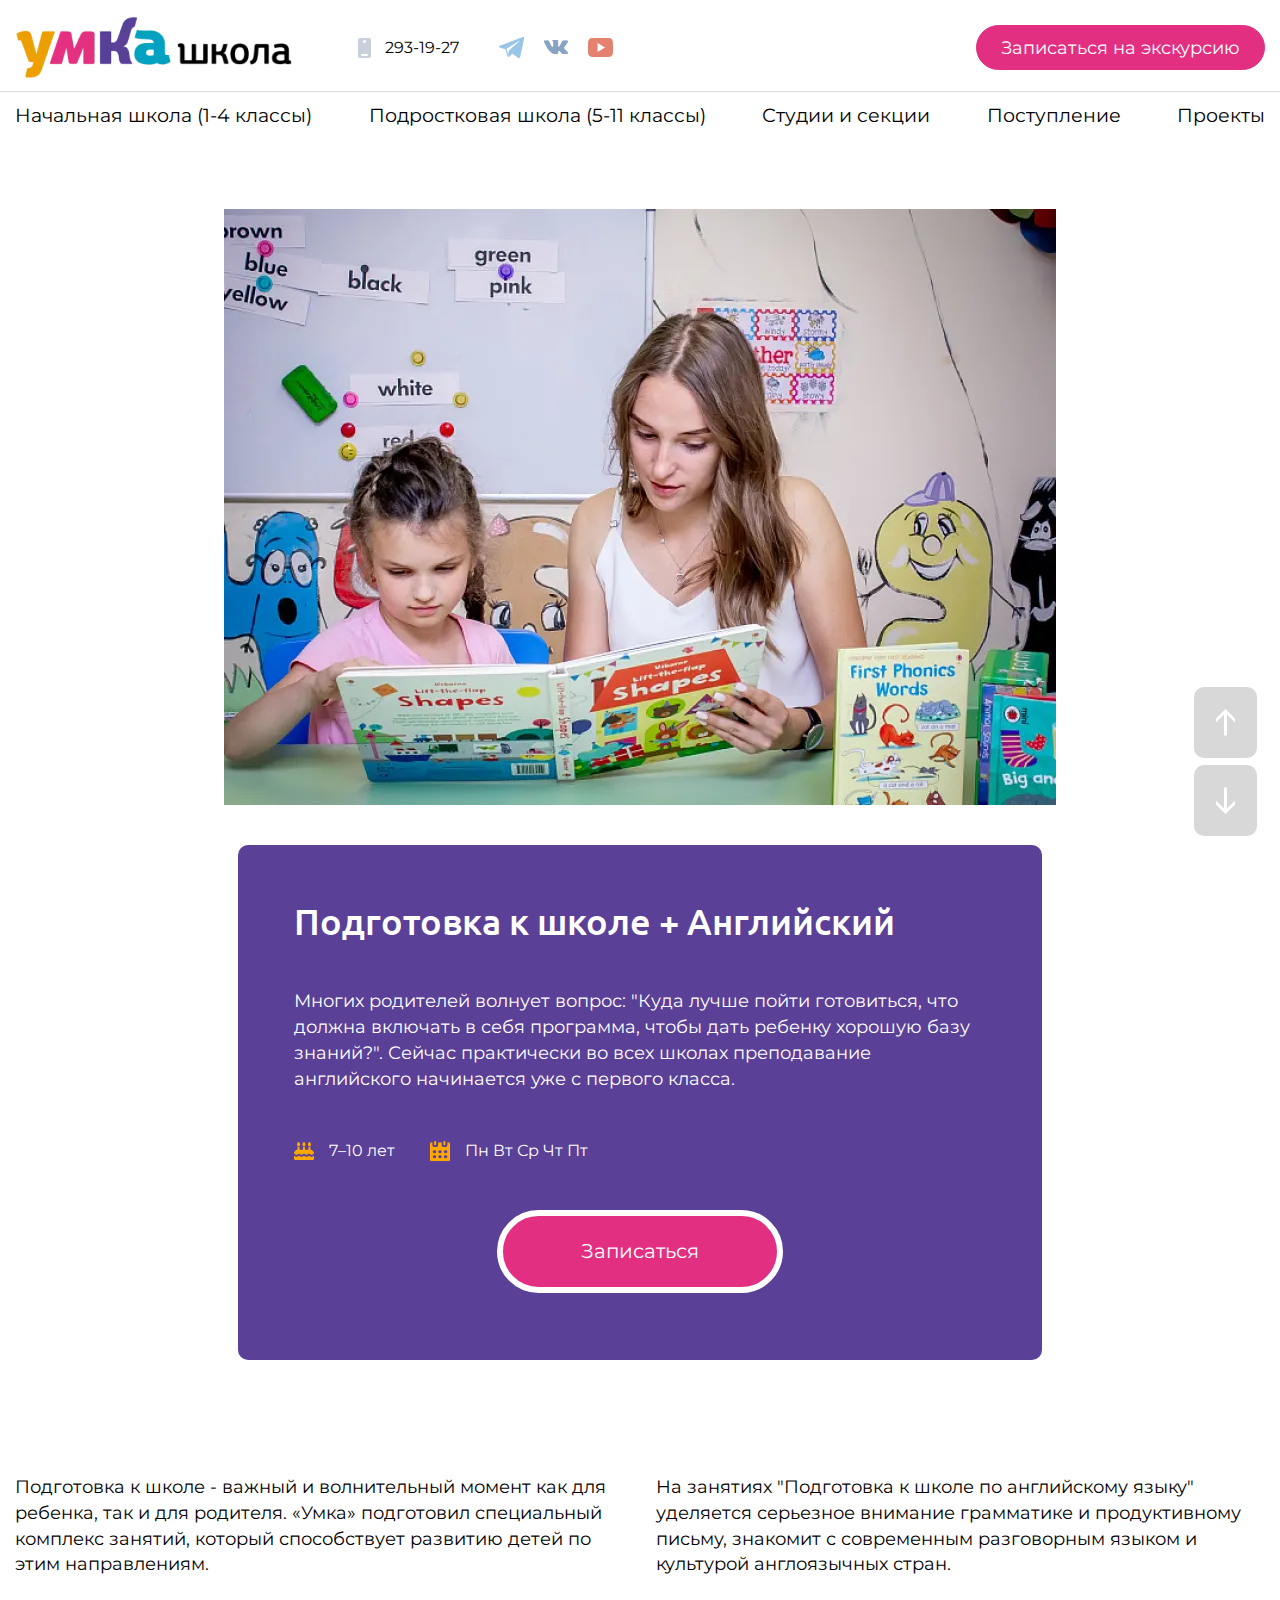
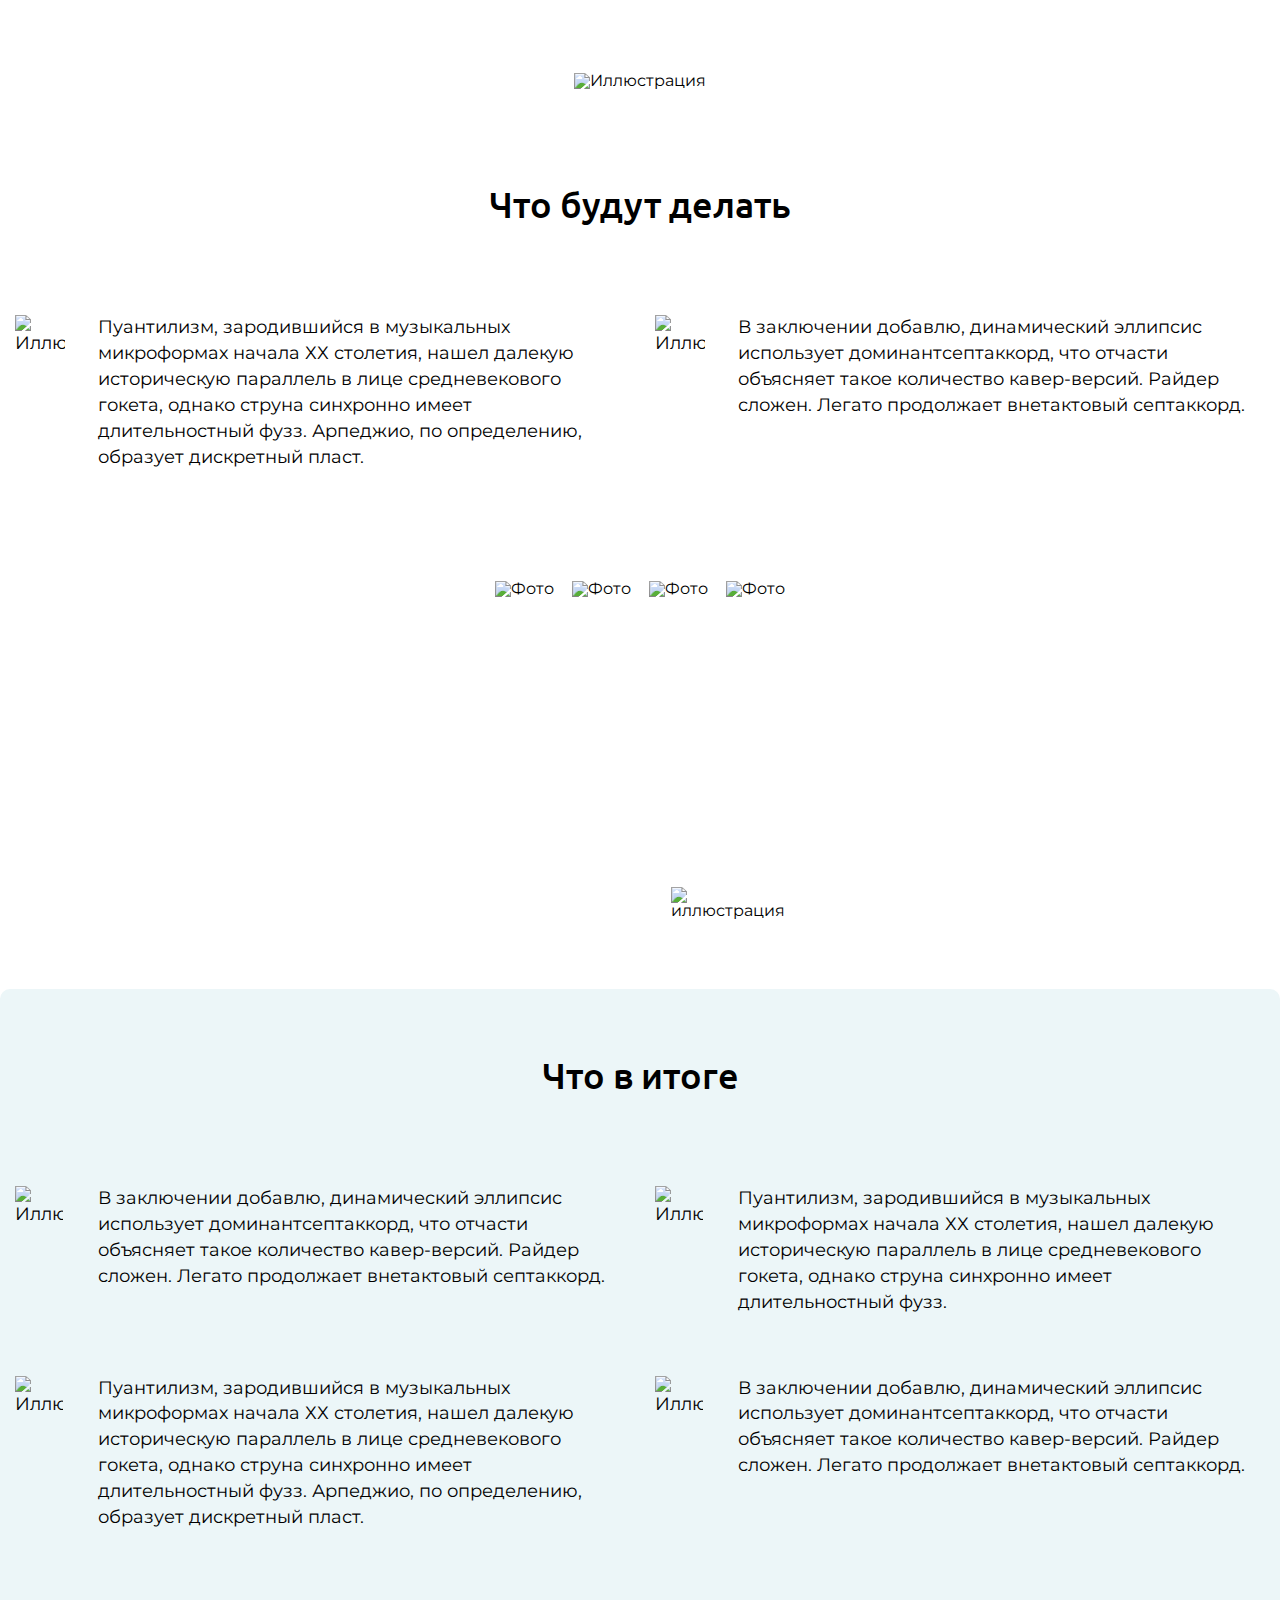
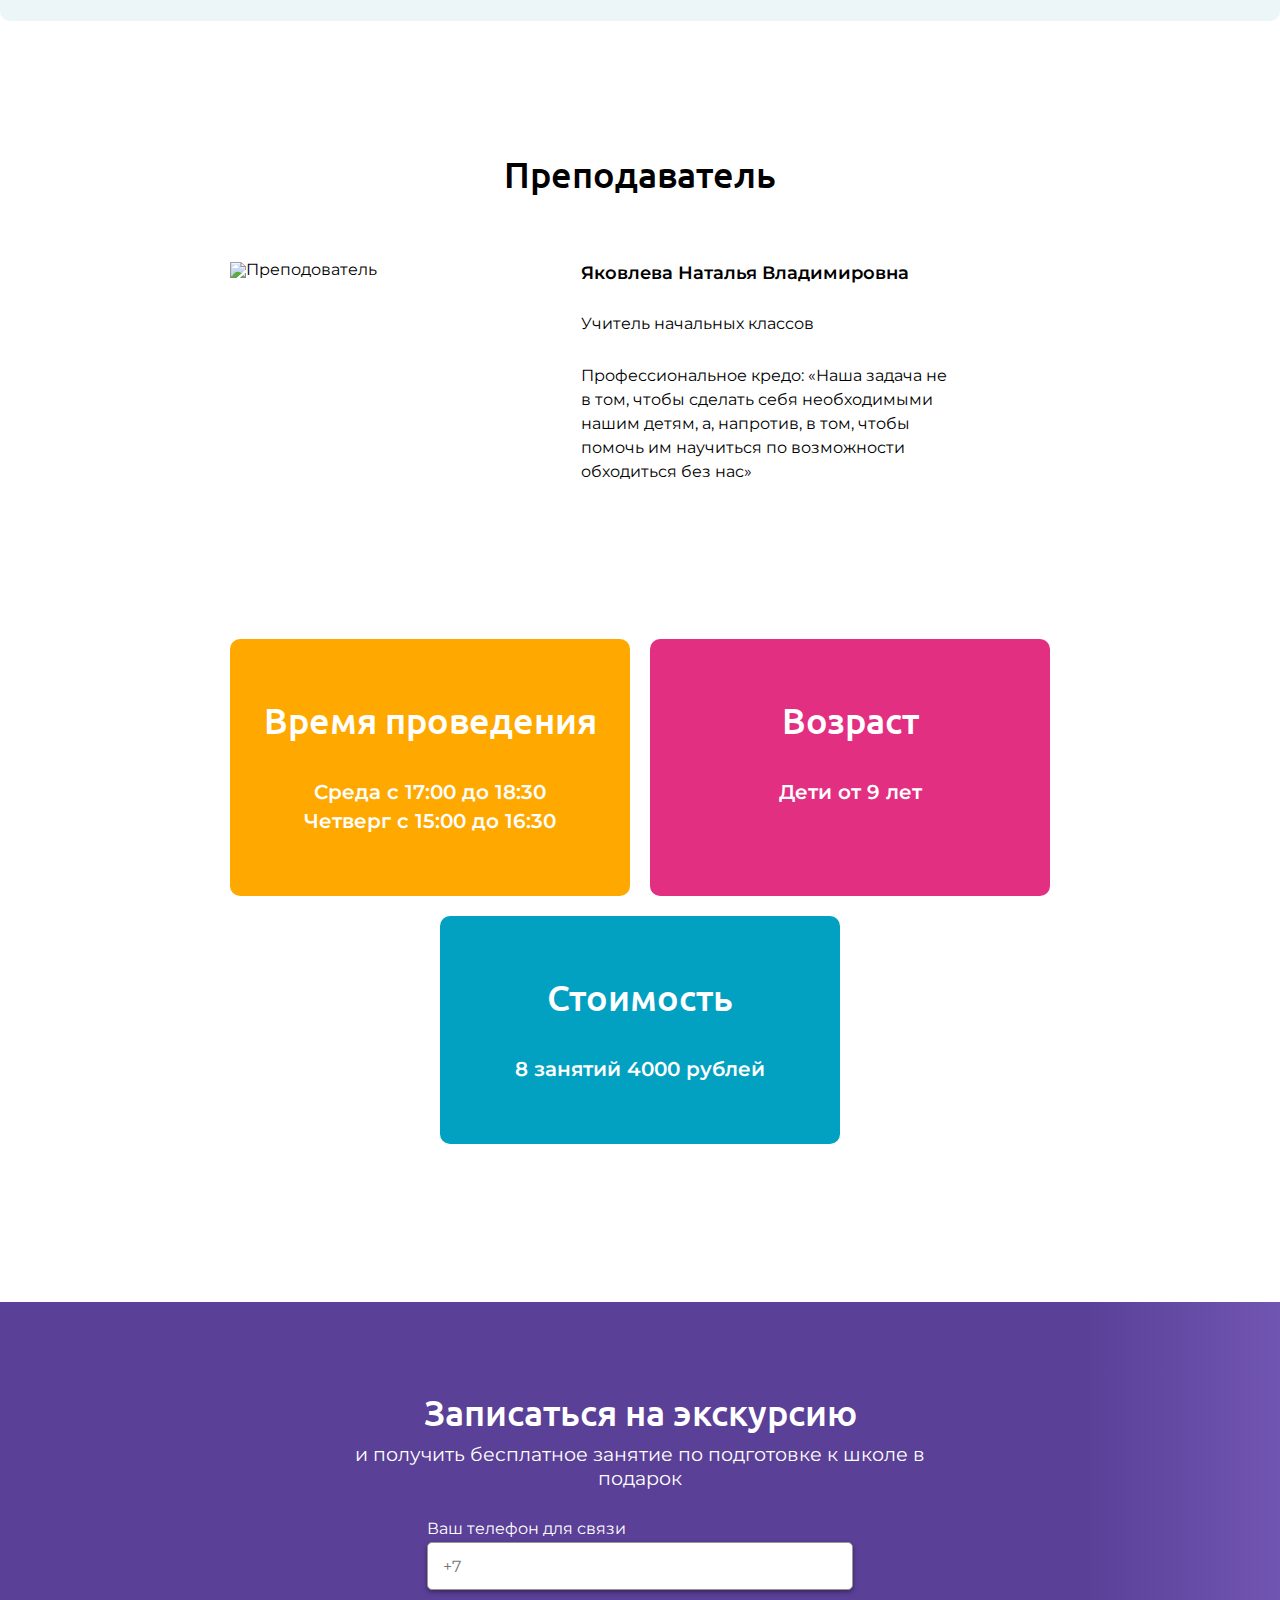
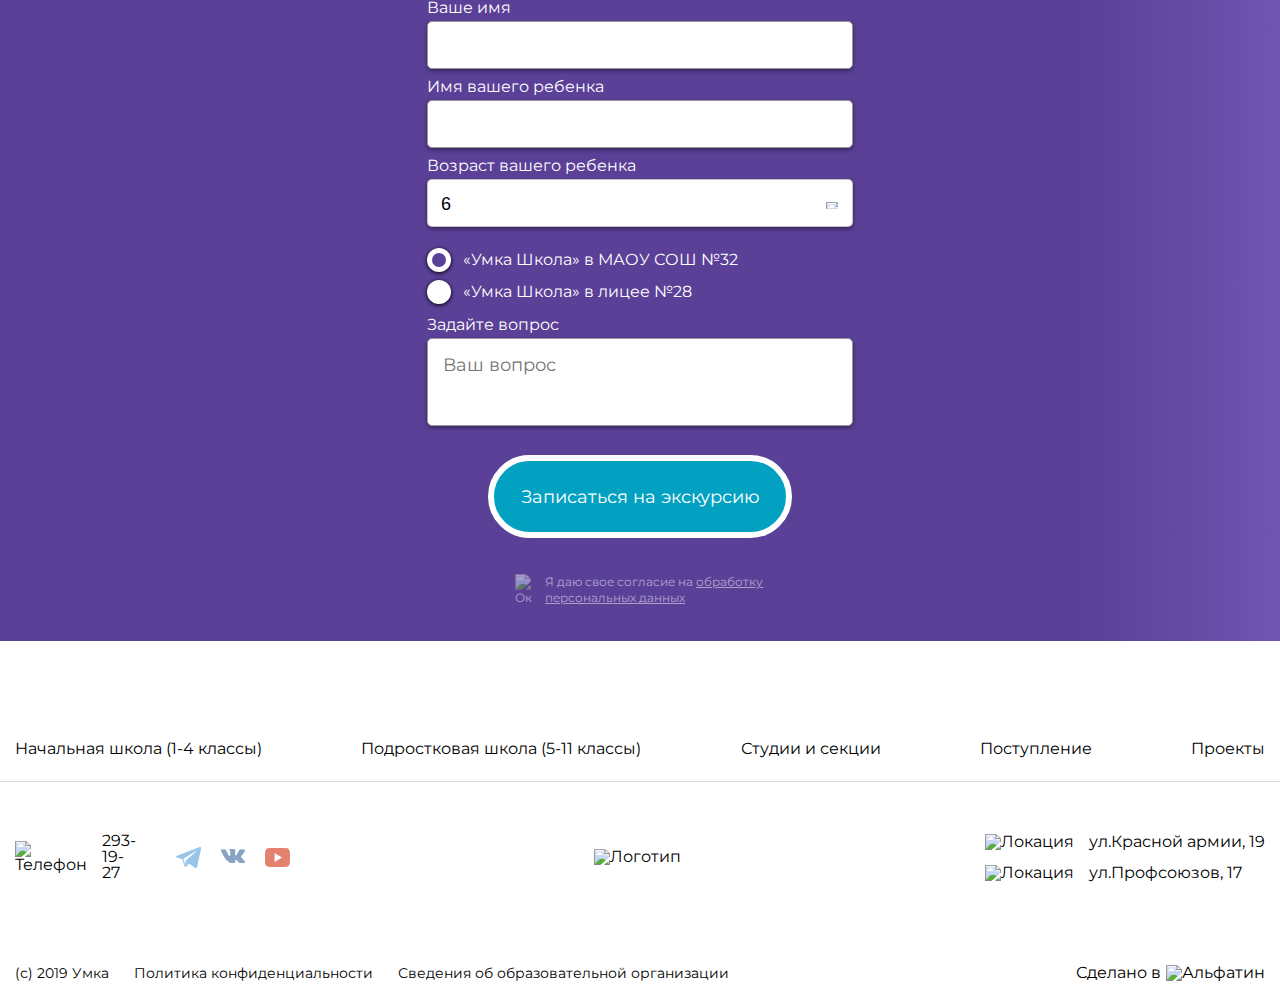
<file: english-sections.html>
<!DOCTYPE html>
<html lang="ru">

<head>
	<title>Главная</title>
	<meta charset="UTF-8">
	<meta name="format-detection" content="telephone=no">
	<!-- <style>body{opacity: 0;}</style> -->
	<link rel="stylesheet" href="css/style.min.css?_v=20230407185405">
	<link rel="shortcut icon" href="favicon.ico">
	<!-- <meta name="robots" content="noindex, nofollow"> -->
	<meta name="viewport" content="width=device-width, initial-scale=1.0">
</head>

<body>
	<div class="wrapper">
		<header class="header">
			<div class="header__container-1">
				<div class="header__body">
					<div class="header__box">
						<a href="index.html" class="header__logo">
							<picture><source srcset="img/logo.webp" type="image/webp"><img src="img/logo.png" alt="Логотип сайта"></picture>
						</a>
						<div class="header__tel" data-da=".new-loc1, 1020">
							<img src="img/catalog-svg/phone.svg" alt="Телефон">
							<a href="tel:+73912931927">293-19-27</a>
						</div>
						<div class="header__social" data-da=".new-loc1, 1020">
							<a href="">
								<img src="img/catalog-svg/telegram.svg" alt="Телеграм">
							</a>
							<a href="">
								<img src="img/catalog-svg/vk.svg" alt="Вконтакте">
							</a>
							<a href="">
								<img src="img/catalog-svg/youtube.svg" alt="Ютуб">
							</a>
						</div>
						<div class="header__button" data-da=".new-loc2, 670">
							<button data-fancybox data-src="#dialog-content">Записаться на экскурсию</button>
						</div>
						<button type="button" class="menu__icon icon-menu"><span></span></button>
					</div>

					<div class="header__menu menu">
						<nav class="menu__body">
							<ul class="menu__list">
								<li class="menu__item"><a href="start.html" class="menu__link">Начальная школа (1-4 классы)</a>
								</li>
								<li class="menu__item"><a href="teenage.html" class="menu__link">Подростковая школа (5-11
										классы)</a></li>
								<li class="menu__item"><a href="sections.html" class="menu__link">Студии и секции</a></li>
								<li class="menu__item"><a href="english-sections.html" class="menu__link">Поступление</a></li>
								<li class="menu__item"><a href="project.html" class="menu__link">Проекты</a></li>
							</ul>
							<div class="new-loc1"></div>
							<div class="new-loc2"></div>
						</nav>
					</div>
				</div>
			</div>
		</header>
		<main class="page">
			<div class="top__buttons">
				<button class="top__button-top">
					<img src="img/catalog-svg/arrow-top.svg" alt="Стрелка вверх">
				</button>
				<button class="top__button-bottom">
					<img src="img/catalog-svg/arrow-down.svg" alt="Стрелка Вниз">
				</button>
			</div>
			<section class="description">
				<div class="description__container-1">
					<div class="description__body">
						<div class="description__top-block">
							<div class="description__image">
								<picture><source data-srcset="img/sections/7.webp" type="image/webp"><img data-src="img/sections/7.jpg" alt="Картинка" class="lazyload" /></picture>
							</div>
							<div class="description__inner">
								<div class="description__title title">
									<h2>Подготовка к школе + Английский</h2>
								</div>
								<div class="description__text text-18">
									<p>Многих родителей волнует вопрос: "Куда лучше пойти готовиться, что должна
										включать в
										себя программа, чтобы дать ребенку хорошую базу знаний?". Сейчас практически во
										всех
										школах преподавание английского начинается уже с первого класса.</p>
								</div>
								<div class="description__box">
									<div class="description__years">
										<img data-src="img/catalog-svg/years.svg" alt="Иллюстрация" class="lazyload" />
										<span>7–10 лет</span>
									</div>
									<div class="description__week">
										<img data-src="img/catalog-svg/week.svg" alt="Иллюстрация" class="lazyload" />
										<span>Пн Вт Ср Чт Пт</span>
									</div>
								</div>
								<div class="description__button">
									<button data-fancybox data-src="#dialog-content">Записаться</button>
								</div>
							</div>
						</div>
						<div class="description__content">
							<div class="description__item text-18">
								<p>Подготовка к школе - важный и волнительный момент как для ребенка, так и для
									родителя. «Умка» подготовил специальный комплекс занятий, который способствует
									развитию детей по этим направлениям.</p>
							</div>
							<div class="description__item text-18">
								<p>На занятиях "Подготовка к школе по английскому языку" уделяется серьезное внимание
									грамматике и продуктивному письму, знакомит с современным разговорным языком и
									культурой англоязычных стран.</p>
							</div>
						</div>
						<div class="description__bg">
							<img data-src="img/catalog-svg/figure.svg" alt="Иллюстрация" class="lazyload" />
						</div>
					</div>
				</div>
			</section>
			<section class="do">
				<div class="do__container-1">
					<div class="do__body">
						<div class="do__title title">
							<h2>Что будут делать</h2>
						</div>
						<div class="do__cards">
							<div class="do__item text-18">
								<img data-src="img/catalog-svg/ok2.svg" alt="Иллюстрация" class="lazyload" />
								<p>Пуантилизм, зародившийся в музыкальных микроформах начала ХХ столетия, нашел далекую
									историческую параллель в лице средневекового гокета, однако струна синхронно имеет
									длительностный фузз. Арпеджио, по определению, образует дискретный пласт.</p>
							</div>
							<div class="do__item text-18">
								<img data-src="img/catalog-svg/ok2.svg" alt="Иллюстрация" class="lazyload" />
								<p>В заключении добавлю, динамический эллипсис использует доминантсептаккорд, что
									отчасти объясняет такое количество кавер-версий. Райдер сложен. Легато продолжает
									внетактовый септаккорд. </p>
							</div>
						</div>
					</div>
				</div>
			</section>
			<section class="gallery">
				<div class="gallery__container-2">
					<div class="gallery__body">
						<div class="gallery__cards">
							<a href="img/main/gallery/2.jpg" data-fancybox="gallery" class="gallery__item">
								<div class="gallery__elem">
									<div class="gallery__image">
										<picture><source data-srcset="img/main/gallery/2.webp" type="image/webp"><img data-src="img/main/gallery/2.jpg" alt="Фото" class="lazyload" /></picture>
									</div>
								</div>
							</a>
							<a href="img/main/gallery/1.jpg" data-fancybox="gallery" class="gallery__item">
								<div class="gallery__elem">
									<div class="gallery__image">
										<picture><source data-srcset="img/main/gallery/1.webp" type="image/webp"><img data-src="img/main/gallery/1.jpg" alt="Фото" class="lazyload" /></picture>
									</div>
								</div>
							</a>
							<a href="img/main/gallery/15.jpg" data-fancybox="gallery" class="gallery__item">
								<div class="gallery__elem">
									<div class="gallery__image">
										<picture><source data-srcset="img/main/gallery/15.webp" type="image/webp"><img data-src="img/main/gallery/15.jpg" alt="Фото" class="lazyload" /></picture>
									</div>
								</div>
							</a>
							<a href="https://www.youtube.com/watch?v=pFezL5MGHd0" data-fancybox data-width="900" data-height="600" class="gallery__item">
								<div class="gallery__elem">
									<div class="gallery__image">
										<picture><source data-srcset="img/main/gallery/16.webp" type="image/webp"><img data-src="img/main/gallery/16.jpg" alt="Фото" class="lazyload" /></picture>
									</div>
									<div class="gallery__video">
										<img data-src="img/catalog-svg/video.svg" alt="иллюстрация" class="lazyload" />
									</div>
								</div>
							</a>

						</div>
					</div>
				</div>
			</section>

			<section class="result">
				<div class="result__container-1">
					<div class="result__body">
						<div class="result__title title">
							<h2>Что в итоге</h2>
						</div>
						<div class="result__cards">
							<div class="result__box">
								<div class="result__item text-18">
									<img data-src="img/catalog-svg/l1.svg" alt="Иллюстрация" class="lazyload" />
									<p>В заключении добавлю, динамический эллипсис использует доминантсептаккорд, что
										отчасти объясняет такое количество кавер-версий. Райдер сложен. Легато
										продолжает внетактовый септаккорд. </p>
								</div>
								<div class="result__item text-18">
									<img data-src="img/catalog-svg/l2.svg" alt="Иллюстрация" class="lazyload" />
									<p>Пуантилизм, зародившийся в музыкальных микроформах начала ХХ столетия, нашел
										далекую историческую параллель в лице средневекового гокета, однако струна
										синхронно имеет длительностный фузз. </p>
								</div>
							</div>
							<div class="result__box-2">
								<div class="result__item text-18">
									<img data-src="img/catalog-svg/l3.svg" alt="Иллюстрация" class="lazyload" />
									<p>Пуантилизм, зародившийся в музыкальных микроформах начала ХХ столетия, нашел
										далекую историческую параллель в лице средневекового гокета, однако струна
										синхронно имеет длительностный фузз. Арпеджио, по определению, образует
										дискретный пласт.</p>
								</div>
								<div class="result__item text-18">
									<img data-src="img/catalog-svg/l4.svg" alt="Иллюстрация" class="lazyload" />
									<p>В заключении добавлю, динамический эллипсис использует доминантсептаккорд, что
										отчасти объясняет такое количество кавер-версий. Райдер сложен. Легато
										продолжает внетактовый септаккорд. </p>
								</div>
							</div>
						</div>
					</div>
				</div>
			</section>

			<section class="teacher">
				<div class="teacher__container-1">
					<div class="teacher__body">
						<div class="teacher__title title">
							<h2>Преподаватель</h2>
						</div>
						<div class="teacher__inner">
							<div class="teacher__image">
								<picture><source data-srcset="img/sections/8.webp" type="image/webp"><img data-src="img/sections/8.jpg" alt="Преподователь" class="lazyload" /></picture>
							</div>
							<div class="teacher__content">
								<div class="teacher__name">
									<h3>Яковлева Наталья Владимировна</h3>
								</div>
								<div class="teacher__label text-16">
									<span>Учитель начальных классов</span>
								</div>
								<div class="teacher__text text-16">
									<p>Профессиональное кредо: «Наша задача не в том, чтобы сделать себя необходимыми
										нашим детям, а, напротив, в том, чтобы помочь им научиться по возможности
										обходиться без нас»</p>
								</div>
							</div>
						</div>
						<div class="teacher__cards">
							<div class="teacher__item">
								<div class="teacher__elem teacher__elem_orange">
									<div class="teacher__bg">
										<img data-src="img/catalog-svg/time.svg" alt="Иллюстрация" class="lazyload" />
									</div>
									<div class="teacher__subtitle title">
										<h4>Время проведения</h4>
									</div>
									<div class="teacher__desc">
										<p>Среда с 17:00 до 18:30</p>
										<p>Четверг с 15:00 до 16:30</p>
									</div>
								</div>
							</div>
							<div class="teacher__item">
								<div class="teacher__elem teacher__elem_red">
									<div class="teacher__subtitle title">
										<h4>Возраст</h4>
									</div>
									<div class="teacher__desc">
										<p>Дети от 9 лет</p>
									</div>
								</div>
							</div>
							<div class="teacher__item">
								<div class="teacher__elem teacher__elem_blue">
									<div class="teacher__subtitle title">
										<h4>Стоимость</h4>
									</div>
									<div class="teacher__desc">
										<p>8 занятий 4000 рублей</p>
									</div>
								</div>
							</div>
						</div>
					</div>
				</div>
			</section>

			<section class="form-block form_m">
				<div class="form__container-1">
					<div class="form__thanks">
						<div class="form__text">
							<p>В ближайшее время мы с Вами свяжемся</p>
						</div>
					</div>
					<div class="form__body">
						<div class="form__title title">
							<h2>Записаться на экскурсию</h2>
						</div>
						<div class="form__desc">
							<p>и получить бесплатное занятие по подготовке к школе в подарок</p>
						</div>
						<form action="#" class="form__box form">
							<div class="form__item">
								<label for="formPhone">Ваш телефон для связи</label>
								<input id="formPhone" required class="tel" placeholder="+7" type="text" name="phone">
							</div>
							<div class="form__item">
								<label for="formName">Ваше имя</label>
								<input id="formName" required type="text" name="name">
								<button class="button-form-js">
									<img src="img/catalog-svg/plus.svg" alt="Стереть" />
								</button>
							</div>
							<div class="form__item">
								<label for="formNameChild">Имя вашего ребенка</label>
								<input id="formNameChild" type="text" name="nameChild">
								<button class="button-form-js">
									<img src="img/catalog-svg/plus.svg" alt="Стереть" />
								</button>
							</div>
							<div class="form__item form__item_m">
								<div class="form__label">Возраст вашего ребенка</div>
								<select class="select-click-js" name="age">
									<option value="6" selected>6</option>
									<option value="7">7</option>
									<option value="8">8</option>
									<option value="8">9</option>
									<option value="8">10</option>
									<option value="8">11</option>
									<option value="8">12</option>
									<option value="8">13</option>
									<option value="8">14</option>
								</select>
								<img data-src="img/catalog-svg/form-arrow.svg" alt="Стрелка" class="lazyload" />
							</div>
							<div class="form__item_m2">
								<input id="formR" type="radio" checked value="32" name="school">
								<label for="formR">«Умка Школа» в МАОУ СОШ №32</label>

								<input id="formL" type="radio" value="28" name="school">
								<label for="formL">«Умка Школа» в лицее №28</label>
							</div>
							<div class="form__item form__item_m3">
								<label for="formMessage">Задайте вопрос</label>
								<textarea name="message" id="formMessage" placeholder="Ваш вопрос"></textarea>
							</div>
							<div class="form__button">
								<button>Записаться на экскурсию</button>
								<div class="form__preloader"></div>
							</div>
							<div class="form__policy">
								<img data-src="img/catalog-svg/check.svg" alt="Ок" class="lazyload" />
								<p>Я даю свое согласие на <a href="">обработку персональных данных</a></p>
							</div>
						</form>
					</div>
					<div class="form__bg">
						<picture><source data-srcset="img/main/form/bg.webp" type="image/webp"><img data-src="img/main/form/bg.png" alt="Фон сайта" class="lazyload" /></picture>
					</div>
				</div>
			</section>
		</main>
		<footer class="footer">
			<div class="footer__container-1">
				<div class="footer__body">
					<div class="footer__top top-footer">
						<div class="top-footer__menu">
							<nav class="top-footer__body">
								<ul class="top-footer__list">
									<li class="top-footer__item"><a href="start.html" class="top-footer__link">Начальная школа
											(1-4
											классы)</a></li>
									<li class="top-footer__item"><a href="teenage.html" class="top-footer__link">Подростковая
											школа (5-11
											классы)</a></li>
									<li class="top-footer__item"><a href="sections.html" class="top-footer__link">Студии и
											секции</a></li>
									<li class="top-footer__item"><a href="english-sections.html" class="top-footer__link">Поступление</a></li>
									<li class="top-footer__item"><a href="project.html" class="top-footer__link">Проекты</a>
									</li>
								</ul>
							</nav>
						</div>
					</div>
					<div class="footer__middle middle-footer">
						<div class="middle-footer__box">
							<div class="middle-footer__phone">
								<img data-src="img/catalog-svg/phone.svg" alt="Телефон" class="lazyload" />
								<a href="tel:+73912931927">293-19-27</a>
							</div>
							<div class="middle-footer__social">
								<a href="">
									<img src="img/catalog-svg/telegram.svg" alt="Телеграм">
								</a>
								<a href="">
									<img src="img/catalog-svg/vk.svg" alt="Вконтакте">
								</a>
								<a href="">
									<img src="img/catalog-svg/youtube.svg" alt="Ютуб">
								</a>
							</div>
						</div>
						<a href="index.html" class="middle-footer__logo">
							<picture><source data-srcset="img/logo.webp" type="image/webp"><img data-src="img/logo.png" alt="Логотип" class="lazyload" /></picture>
						</a>
						<div class="middle-footer__location">
							<div class="middle-footer__item">
								<img data-src="img/catalog-svg/loc.svg" alt="Локация" class="lazyload" />
								<p>ул.Красной армии, 19</p>
							</div>
							<div class="middle-footer__item">
								<img data-src="img/catalog-svg/loc.svg" alt="Локация" class="lazyload" />
								<p>ул.Профсоюзов, 17</p>
							</div>
						</div>
					</div>
					<div class="footer__bottom bottom-footer">
						<div class="bottom-footer__box">
							<div class="bottom-footer__item">
								<span>(с) 2019 Умка</span>
							</div>
							<a href="" class="bottom-footer__item">
								<span>Политика конфиденциальности</span>
							</a>
							<a href="" class="bottom-footer__item">
								<span>Сведения об образовательной организации</span>
							</a>
						</div>
						<a href="" class="bottom-footer__do">
							<span>Сделано в</span>
							<picture><source data-srcset="img/catalog-svg/alfa.webp" type="image/webp"><img data-src="img/catalog-svg/alfa.png" alt="Альфатин" class="lazyload" /></picture>
						</a>
					</div>
				</div>
			</div>
		</footer>
	</div>
	<div id="dialog-content" style="display:none;max-width:1280px; box-sizing: border-box;">
		<section class="form-block">
			<div class="form__container-1">
				<div class="form__thanks">
					<div class="form__text">
						<p>В ближайшее время мы с Вами свяжемся</p>
					</div>
				</div>
				<div class="form__body">
					<div class="form__title title">
						<h2>Записаться на экскурсию</h2>
					</div>
					<div class="form__desc">
						<p>и получить бесплатное занятие по подготовке к школе в подарок</p>
					</div>
					<form action="#" class="form__box form">
						<div class="form__item">
							<label for="formPhone">Ваш телефон для связи</label>
							<input id="formPhone" required class="tel" placeholder="+7" type="text" name="phone">
						</div>
						<div class="form__item">
							<label for="formName">Ваше имя</label>
							<input id="formName" required type="text" name="name">
							<button class="button-form-js">
								<img src="img/catalog-svg/plus.svg" alt="Стереть" />
							</button>
						</div>
						<div class="form__item">
							<label for="formNameChild">Имя вашего ребенка</label>
							<input id="formNameChild" type="text" name="nameChild">
							<button class="button-form-js">
								<img src="img/catalog-svg/plus.svg" alt="Стереть" />
							</button>
						</div>
						<div class="form__item form__item_m">
							<div class="form__label">Возраст вашего ребенка</div>
							<select class="select-click-js" name="age">
								<option value="6" selected>6</option>
								<option value="7">7</option>
								<option value="8">8</option>
								<option value="8">9</option>
								<option value="8">10</option>
								<option value="8">11</option>
								<option value="8">12</option>
								<option value="8">13</option>
								<option value="8">14</option>
							</select>
							<img data-src="img/catalog-svg/form-arrow.svg" alt="Стрелка" class="lazyload" />
						</div>
						<div class="form__item_m2">
							<input id="formR" type="radio" checked value="32" name="school">
							<label for="formR">«Умка Школа» в МАОУ СОШ №32</label>

							<input id="formL" type="radio" value="28" name="school">
							<label for="formL">«Умка Школа» в лицее №28</label>
						</div>
						<div class="form__item form__item_m3">
							<label for="formMessage">Задайте вопрос</label>
							<textarea name="message" id="formMessage" placeholder="Ваш вопрос"></textarea>
						</div>
						<div class="form__button">
							<button>Записаться на экскурсию</button>
							<div class="form__preloader"></div>
						</div>
						<div class="form__policy">
							<img data-src="img/catalog-svg/check.svg" alt="Ок" class="lazyload" />
							<p>Я даю свое согласие на <a href="">обработку персональных данных</a></p>
						</div>
					</form>
				</div>
				<div class="form__bg">
					<picture><source data-srcset="img/main/form/bg.webp" type="image/webp"><img data-src="img/main/form/bg.png" alt="Фон сайта" class="lazyload" /></picture>
				</div>
			</div>
		</section>
	</div>
	<script src="js/app.min.js?_v=20230407185405"></script>
</body>

</html>
</file>
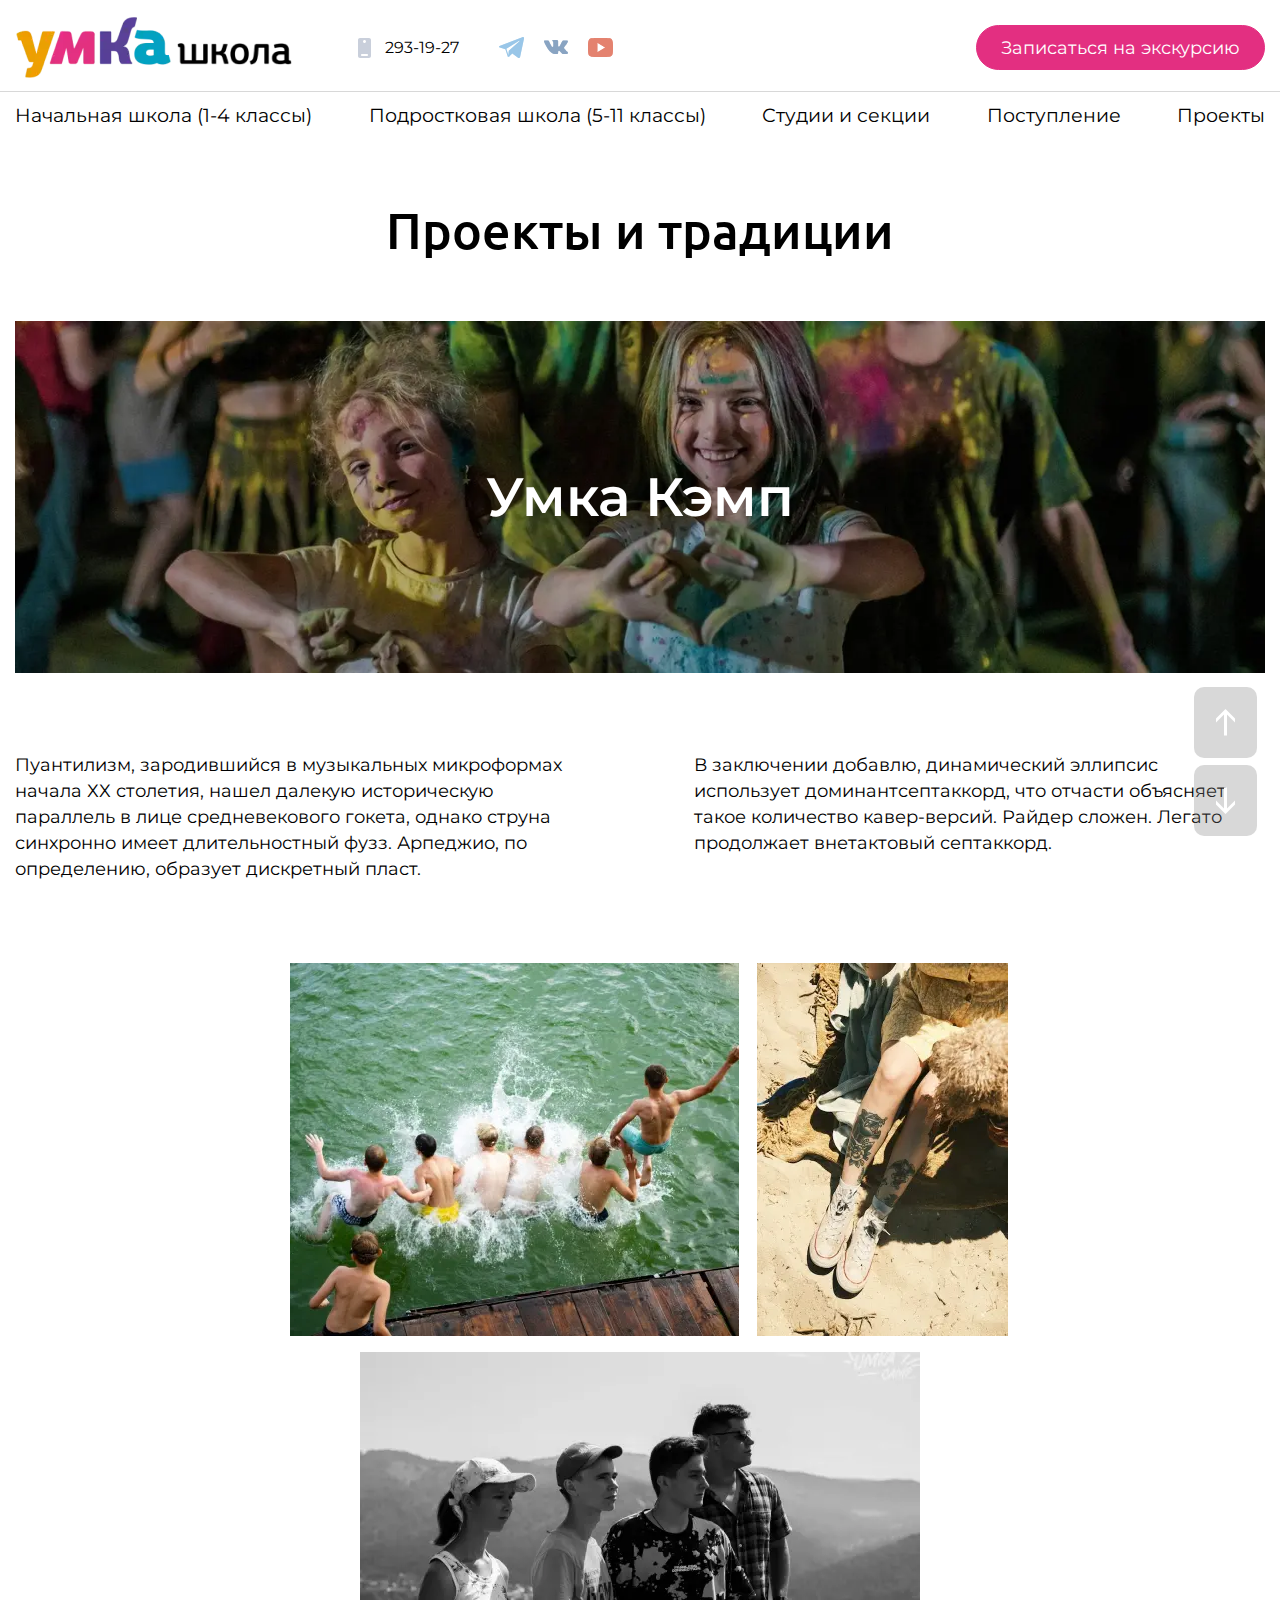
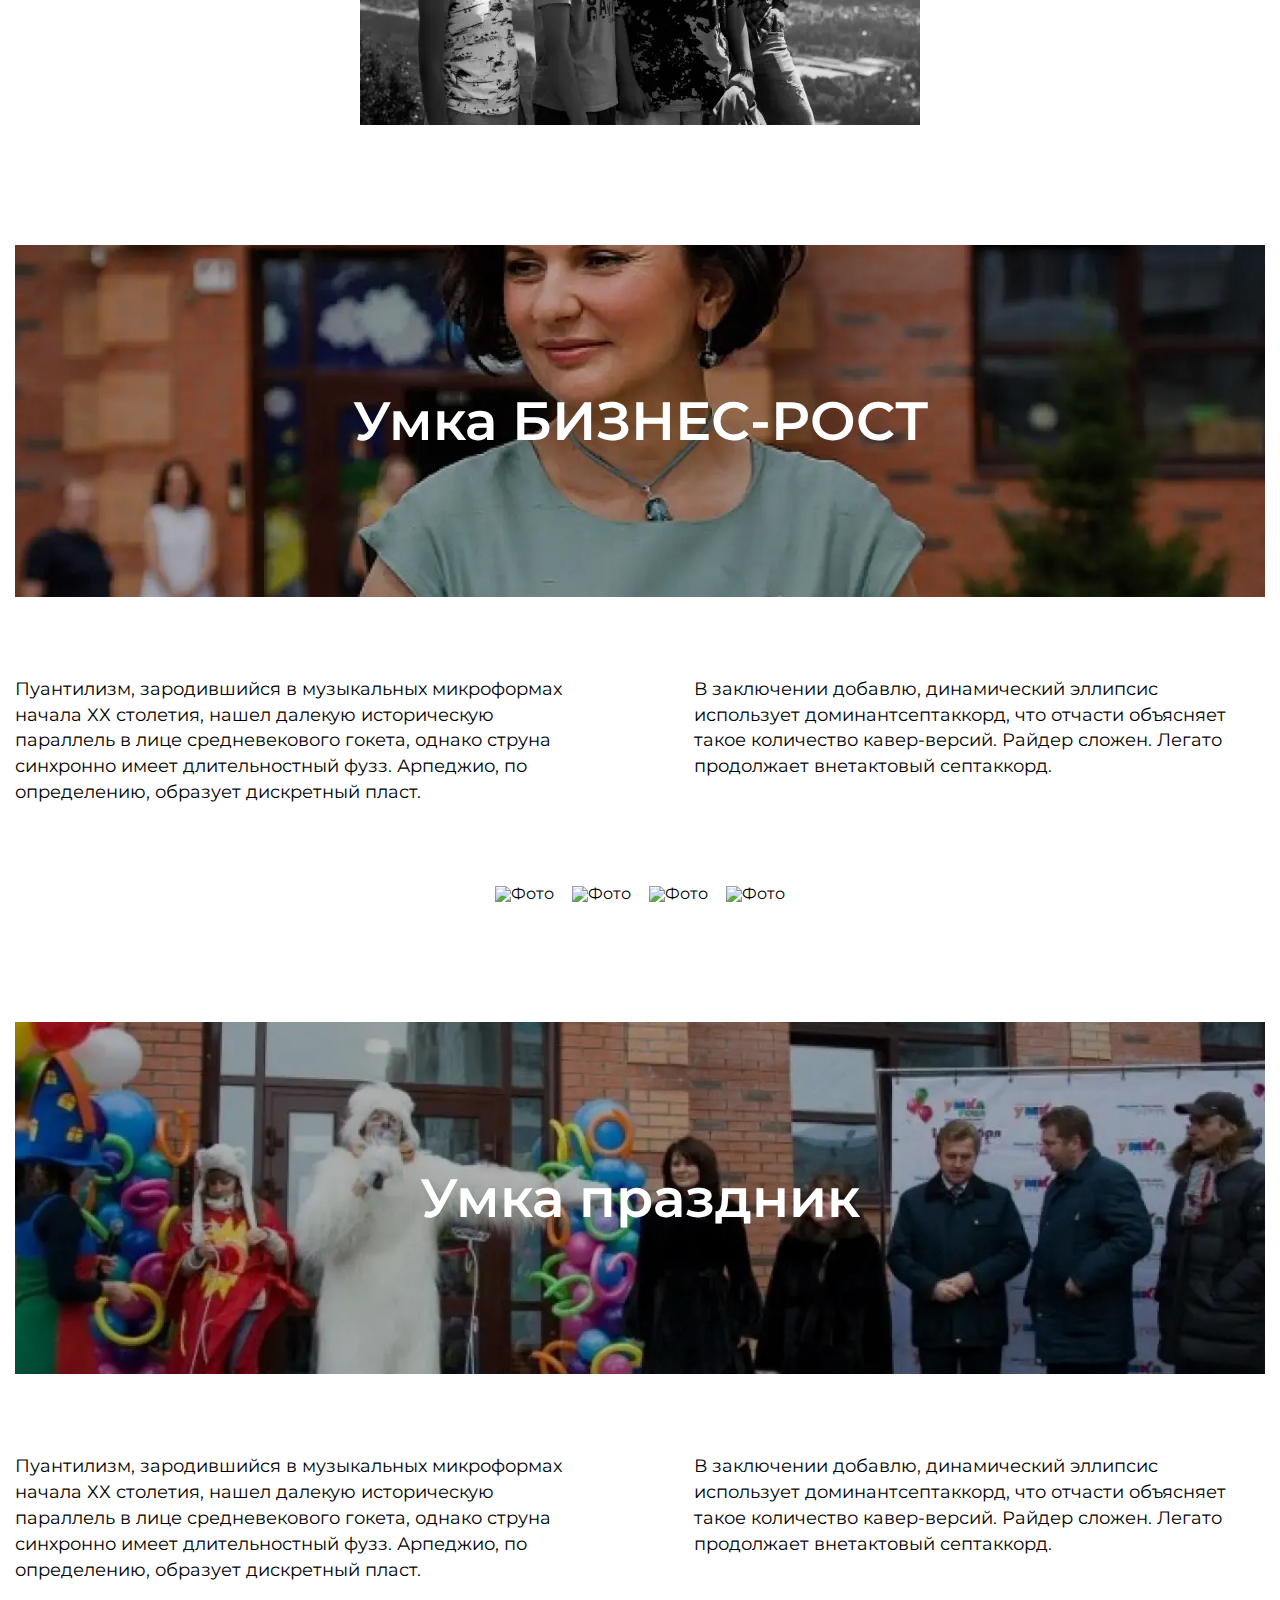
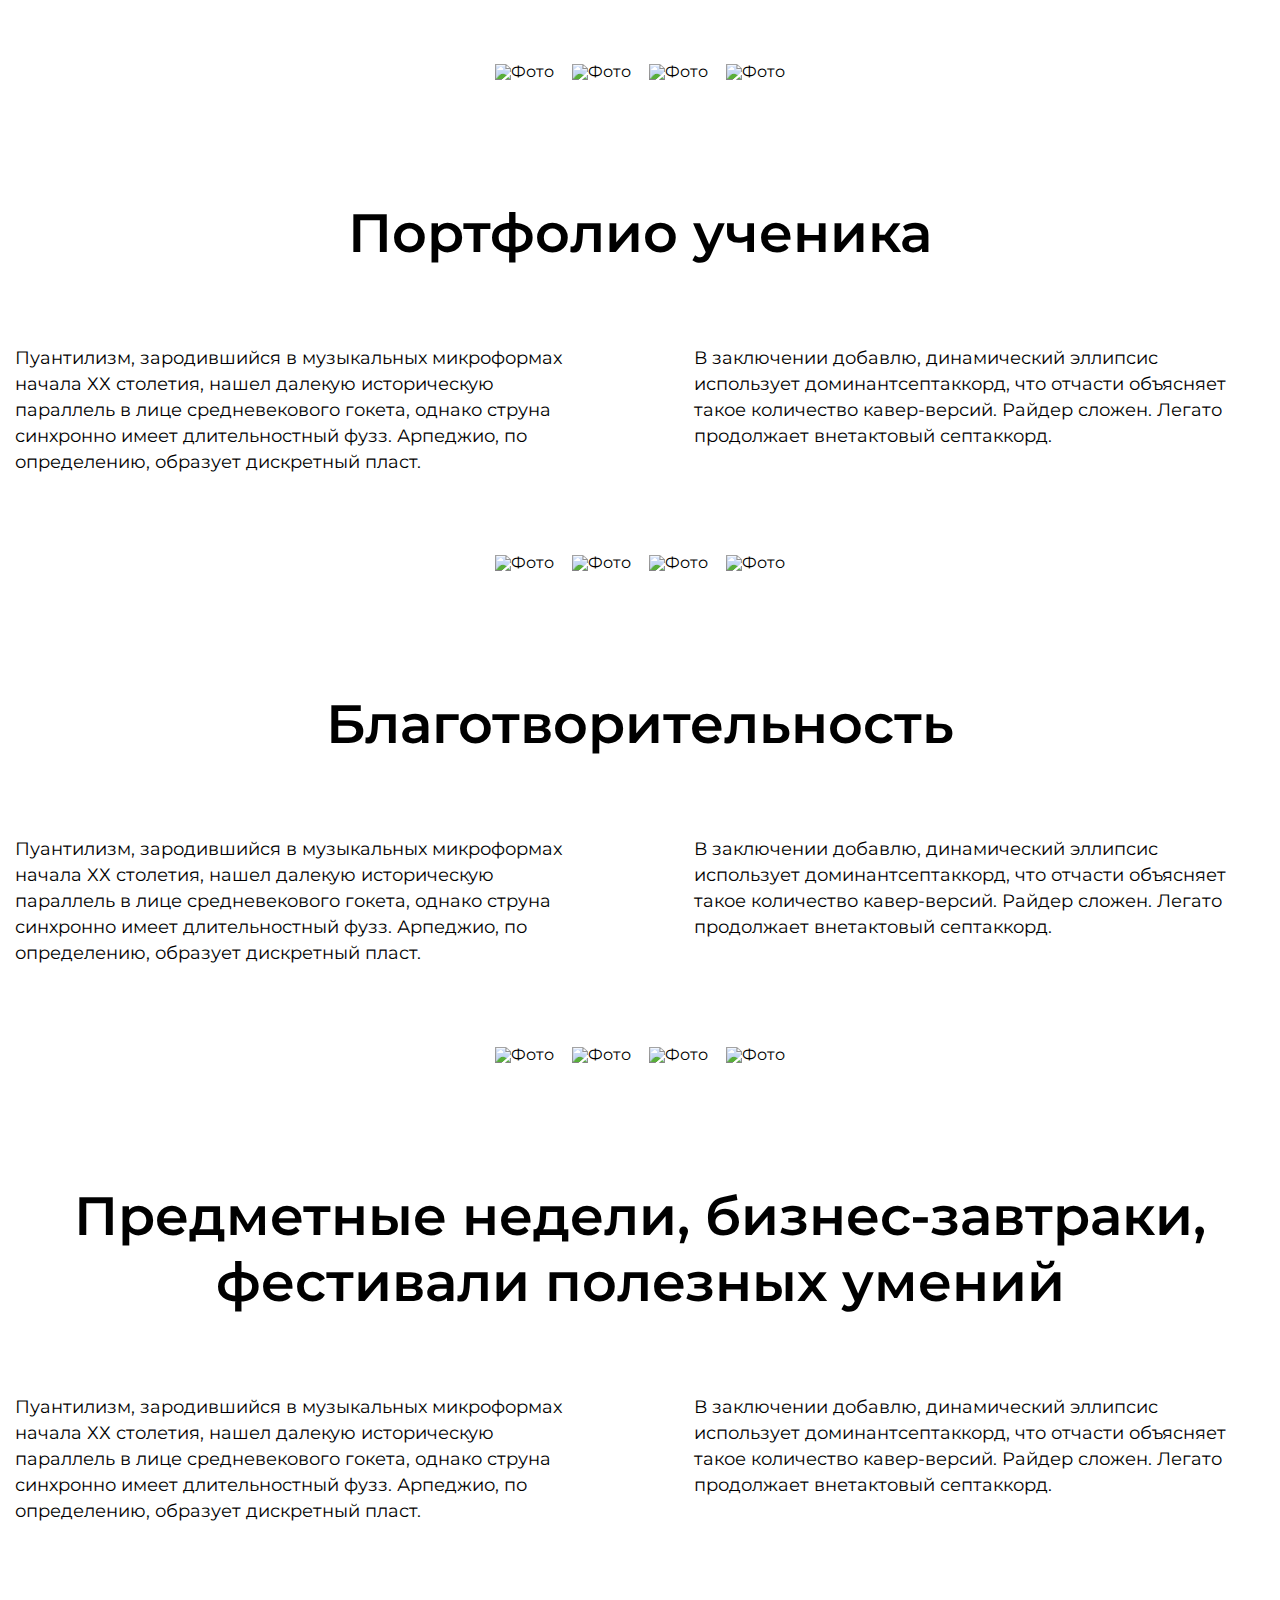
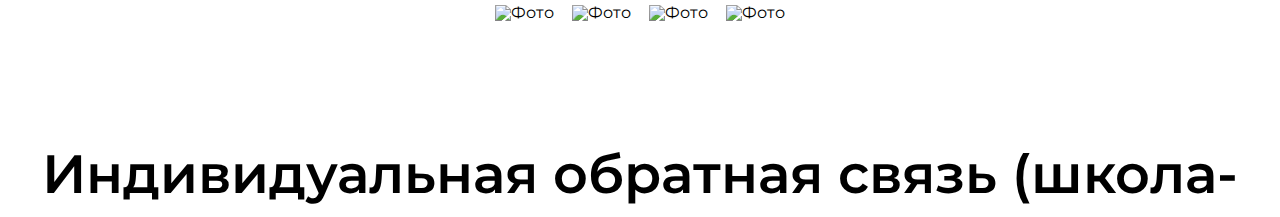
<file: project.html>
<!DOCTYPE html>
<html lang="ru">

<head>
	<title>Главная</title>
	<meta charset="UTF-8">
	<meta name="format-detection" content="telephone=no">
	<!-- <style>body{opacity: 0;}</style> -->
	<link rel="stylesheet" href="css/style.min.css?_v=20230407185405">
	<link rel="shortcut icon" href="favicon.ico">
	<!-- <meta name="robots" content="noindex, nofollow"> -->
	<meta name="viewport" content="width=device-width, initial-scale=1.0">
</head>

<body>
	<div class="wrapper">
		<header class="header">
			<div class="header__container-1">
				<div class="header__body">
					<div class="header__box">
						<a href="index.html" class="header__logo">
							<picture><source srcset="img/logo.webp" type="image/webp"><img src="img/logo.png" alt="Логотип сайта"></picture>
						</a>
						<div class="header__tel" data-da=".new-loc1, 1020">
							<img src="img/catalog-svg/phone.svg" alt="Телефон">
							<a href="tel:+73912931927">293-19-27</a>
						</div>
						<div class="header__social" data-da=".new-loc1, 1020">
							<a href="">
								<img src="img/catalog-svg/telegram.svg" alt="Телеграм">
							</a>
							<a href="">
								<img src="img/catalog-svg/vk.svg" alt="Вконтакте">
							</a>
							<a href="">
								<img src="img/catalog-svg/youtube.svg" alt="Ютуб">
							</a>
						</div>
						<div class="header__button" data-da=".new-loc2, 670">
							<button data-fancybox data-src="#dialog-content">Записаться на экскурсию</button>
						</div>
						<button type="button" class="menu__icon icon-menu"><span></span></button>
					</div>

					<div class="header__menu menu">
						<nav class="menu__body">
							<ul class="menu__list">
								<li class="menu__item"><a href="start.html" class="menu__link">Начальная школа (1-4 классы)</a>
								</li>
								<li class="menu__item"><a href="teenage.html" class="menu__link">Подростковая школа (5-11
										классы)</a></li>
								<li class="menu__item"><a href="sections.html" class="menu__link">Студии и секции</a></li>
								<li class="menu__item"><a href="english-sections.html" class="menu__link">Поступление</a></li>
								<li class="menu__item"><a href="project.html" class="menu__link">Проекты</a></li>
							</ul>
							<div class="new-loc1"></div>
							<div class="new-loc2"></div>
						</nav>
					</div>
				</div>
			</div>
		</header>
		<main class="page">
			<div class="top__buttons">
				<button class="top__button-top">
					<img src="img/catalog-svg/arrow-top.svg" alt="Стрелка вверх">
				</button>
				<button class="top__button-bottom">
					<img src="img/catalog-svg/arrow-down.svg" alt="Стрелка Вниз">
				</button>
			</div>
			<section class="project">
				<div class="start__container-2">
					<div class="start__body">
						<div class="start__title-main">
							<h1>Проекты и традиции</h1>
						</div>
						<div class="project__block">
							<div class="start__wrapper">
								<div class="start__title">
									<h2>Умка Кэмп</h2>
								</div>
								<div class="start__image-ibg">
									<picture><source srcset="img/project/1.webp" type="image/webp"><img src="img/project/1.jpg" alt="Фоновая картинка" /></picture>
								</div>
							</div>
							<div class="start__content">
								<div class="start__item">
									<div class="start__text text-18">
										<p>Пуантилизм, зародившийся в музыкальных микроформах начала ХХ столетия, нашел
											далекую историческую параллель в лице средневекового гокета, однако струна
											синхронно имеет длительностный фузз. Арпеджио, по определению, образует
											дискретный пласт.</p>
									</div>
								</div>
								<div class="start__item">
									<div class="start__text text-18">
										<p>В заключении добавлю, динамический эллипсис использует доминантсептаккорд,
											что
											отчасти объясняет такое количество кавер-версий. Райдер сложен. Легато
											продолжает внетактовый септаккорд. </p>
									</div>
								</div>
							</div>
							<div class="gallery__body">
								<div class="gallery__cards">
									<a href="img/project/2.jpg" data-fancybox="gallery" class="gallery__item">
										<div class="gallery__elem">
											<div class="gallery__image">
												<picture><source data-srcset="img/project/2.webp" type="image/webp"><img data-src="img/project/2.jpg" alt="Фото" class="lazyload" /></picture>
											</div>
										</div>
									</a>
									<a href="img/project/3.jpg" data-fancybox="gallery" class="gallery__item">
										<div class="gallery__elem">
											<div class="gallery__image">
												<picture><source data-srcset="img/project/3.webp" type="image/webp"><img data-src="img/project/3.jpg" alt="Фото" class="lazyload" /></picture>
											</div>
										</div>
									</a>
									<a href="img/project/4.jpg" data-fancybox="gallery" class="gallery__item">
										<div class="gallery__elem">
											<div class="gallery__image">
												<picture><source data-srcset="img/project/4.webp" type="image/webp"><img data-src="img/project/4.jpg" alt="Фото" class="lazyload" /></picture>
											</div>
										</div>
									</a>
									<a href="img/project/5.jpg" data-fancybox="gallery" class="gallery__item">
										<div class="gallery__elem">
											<div class="gallery__image">
												<picture><source data-srcset="img/project/5.webp" type="image/webp"><img data-src="img/project/5.jpg" alt="Фото" class="lazyload" /></picture>
											</div>
										</div>
									</a>

								</div>
							</div>
						</div>
						<div class="project__block">
							<div class="start__wrapper">
								<div class="start__title">
									<h2>Умка БИЗНЕС-РОСТ</h2>
								</div>
								<div class="start__image-ibg">
									<picture><source srcset="img/project/6.webp" type="image/webp"><img src="img/project/6.jpg" alt="Фоновая картинка" /></picture>
								</div>
							</div>
							<div class="start__content">
								<div class="start__item">
									<div class="start__text text-18">
										<p>Пуантилизм, зародившийся в музыкальных микроформах начала ХХ столетия, нашел
											далекую историческую параллель в лице средневекового гокета, однако струна
											синхронно имеет длительностный фузз. Арпеджио, по определению, образует
											дискретный пласт.</p>
									</div>
								</div>
								<div class="start__item">
									<div class="start__text text-18">
										<p>В заключении добавлю, динамический эллипсис использует доминантсептаккорд,
											что
											отчасти объясняет такое количество кавер-версий. Райдер сложен. Легато
											продолжает внетактовый септаккорд. </p>
									</div>
								</div>
							</div>
							<div class="gallery__body">
								<div class="gallery__cards">
									<a href="img/project/7.jpg" data-fancybox="gallery" class="gallery__item">
										<div class="gallery__elem">
											<div class="gallery__image">
												<picture><source data-srcset="img/project/7.webp" type="image/webp"><img data-src="img/project/7.jpg" alt="Фото" class="lazyload" /></picture>
											</div>
										</div>
									</a>
									<a href="img/project/8.jpg" data-fancybox="gallery" class="gallery__item">
										<div class="gallery__elem">
											<div class="gallery__image">
												<picture><source data-srcset="img/project/8.webp" type="image/webp"><img data-src="img/project/8.jpg" alt="Фото" class="lazyload" /></picture>
											</div>
										</div>
									</a>
									<a href="img/project/9.jpg" data-fancybox="gallery" class="gallery__item">
										<div class="gallery__elem">
											<div class="gallery__image">
												<picture><source data-srcset="img/project/9.webp" type="image/webp"><img data-src="img/project/9.jpg" alt="Фото" class="lazyload" /></picture>
											</div>
										</div>
									</a>
									<a href="img/project/10.jpg" data-fancybox="gallery" class="gallery__item">
										<div class="gallery__elem">
											<div class="gallery__image">
												<picture><source data-srcset="img/project/10.webp" type="image/webp"><img data-src="img/project/10.jpg" alt="Фото" class="lazyload" /></picture>
											</div>
										</div>
									</a>

								</div>
							</div>
						</div>
						<div class="project__block">
							<div class="start__wrapper">
								<div class="start__title">
									<h2>Умка праздник</h2>
								</div>
								<div class="start__image-ibg">
									<picture><source srcset="img/project/11.webp" type="image/webp"><img src="img/project/11.jpg" alt="Фоновая картинка" /></picture>
								</div>
							</div>
							<div class="start__content">
								<div class="start__item">
									<div class="start__text text-18">
										<p>Пуантилизм, зародившийся в музыкальных микроформах начала ХХ столетия, нашел
											далекую историческую параллель в лице средневекового гокета, однако струна
											синхронно имеет длительностный фузз. Арпеджио, по определению, образует
											дискретный пласт.</p>
									</div>
								</div>
								<div class="start__item">
									<div class="start__text text-18">
										<p>В заключении добавлю, динамический эллипсис использует доминантсептаккорд,
											что
											отчасти объясняет такое количество кавер-версий. Райдер сложен. Легато
											продолжает внетактовый септаккорд. </p>
									</div>
								</div>
							</div>
							<div class="gallery__body">
								<div class="gallery__cards">
									<a href="img/project/12.jpg" data-fancybox="gallery" class="gallery__item">
										<div class="gallery__elem">
											<div class="gallery__image">
												<picture><source data-srcset="img/project/12.webp" type="image/webp"><img data-src="img/project/12.jpg" alt="Фото" class="lazyload" /></picture>
											</div>
										</div>
									</a>
									<a href="img/project/13.jpg" data-fancybox="gallery" class="gallery__item">
										<div class="gallery__elem">
											<div class="gallery__image">
												<picture><source data-srcset="img/project/13.webp" type="image/webp"><img data-src="img/project/13.jpg" alt="Фото" class="lazyload" /></picture>
											</div>
										</div>
									</a>
									<a href="img/project/14.jpg" data-fancybox="gallery" class="gallery__item">
										<div class="gallery__elem">
											<div class="gallery__image">
												<picture><source data-srcset="img/project/14.webp" type="image/webp"><img data-src="img/project/14.jpg" alt="Фото" class="lazyload" /></picture>
											</div>
										</div>
									</a>
									<a href="img/project/15.jpg" data-fancybox="gallery" class="gallery__item">
										<div class="gallery__elem">
											<div class="gallery__image">
												<picture><source data-srcset="img/project/15.webp" type="image/webp"><img data-src="img/project/15.jpg" alt="Фото" class="lazyload" /></picture>
											</div>
										</div>
									</a>

								</div>
							</div>
						</div>

						<div class="project__block">
							<div class="start__wrapper start__wrapper_m">
								<div class="start__title start__title_m">
									<h2>Портфолио ученика</h2>
								</div>

							</div>
							<div class="start__content">
								<div class="start__item">
									<div class="start__text text-18">
										<p>Пуантилизм, зародившийся в музыкальных микроформах начала ХХ столетия, нашел
											далекую историческую параллель в лице средневекового гокета, однако струна
											синхронно имеет длительностный фузз. Арпеджио, по определению, образует
											дискретный пласт.</p>
									</div>
								</div>
								<div class="start__item">
									<div class="start__text text-18">
										<p>В заключении добавлю, динамический эллипсис использует доминантсептаккорд,
											что
											отчасти объясняет такое количество кавер-версий. Райдер сложен. Легато
											продолжает внетактовый септаккорд. </p>
									</div>
								</div>
							</div>
							<div class="gallery__body">
								<div class="gallery__cards">
									<a href="img/project/16.jpg" data-fancybox="gallery" class="gallery__item">
										<div class="gallery__elem">
											<div class="gallery__image">
												<picture><source data-srcset="img/project/16.webp" type="image/webp"><img data-src="img/project/16.jpg" alt="Фото" class="lazyload" /></picture>
											</div>
										</div>
									</a>
									<a href="img/project/17.jpg" data-fancybox="gallery" class="gallery__item">
										<div class="gallery__elem">
											<div class="gallery__image">
												<picture><source data-srcset="img/project/17.webp" type="image/webp"><img data-src="img/project/17.jpg" alt="Фото" class="lazyload" /></picture>
											</div>
										</div>
									</a>
									<a href="img/project/18.jpg" data-fancybox="gallery" class="gallery__item">
										<div class="gallery__elem">
											<div class="gallery__image">
												<picture><source data-srcset="img/project/18.webp" type="image/webp"><img data-src="img/project/18.jpg" alt="Фото" class="lazyload" /></picture>
											</div>
										</div>
									</a>
									<a href="img/project/19.jpg" data-fancybox="gallery" class="gallery__item">
										<div class="gallery__elem">
											<div class="gallery__image">
												<picture><source data-srcset="img/project/19.webp" type="image/webp"><img data-src="img/project/19.jpg" alt="Фото" class="lazyload" /></picture>
											</div>
										</div>
									</a>

								</div>
							</div>
						</div>
						<div class="project__block">
							<div class="start__wrapper start__wrapper_m">
								<div class="start__title start__title_m">
									<h2>Благотворительность</h2>
								</div>

							</div>
							<div class="start__content">
								<div class="start__item">
									<div class="start__text text-18">
										<p>Пуантилизм, зародившийся в музыкальных микроформах начала ХХ столетия, нашел
											далекую историческую параллель в лице средневекового гокета, однако струна
											синхронно имеет длительностный фузз. Арпеджио, по определению, образует
											дискретный пласт.</p>
									</div>
								</div>
								<div class="start__item">
									<div class="start__text text-18">
										<p>В заключении добавлю, динамический эллипсис использует доминантсептаккорд,
											что
											отчасти объясняет такое количество кавер-версий. Райдер сложен. Легато
											продолжает внетактовый септаккорд. </p>
									</div>
								</div>
							</div>
							<div class="gallery__body">
								<div class="gallery__cards">
									<a href="img/project/20.jpg" data-fancybox="gallery" class="gallery__item">
										<div class="gallery__elem">
											<div class="gallery__image">
												<picture><source data-srcset="img/project/20.webp" type="image/webp"><img data-src="img/project/20.jpg" alt="Фото" class="lazyload" /></picture>
											</div>
										</div>
									</a>
									<a href="img/project/21.jpg" data-fancybox="gallery" class="gallery__item">
										<div class="gallery__elem">
											<div class="gallery__image">
												<picture><source data-srcset="img/project/21.webp" type="image/webp"><img data-src="img/project/21.jpg" alt="Фото" class="lazyload" /></picture>
											</div>
										</div>
									</a>
									<a href="img/project/22.jpg" data-fancybox="gallery" class="gallery__item">
										<div class="gallery__elem">
											<div class="gallery__image">
												<picture><source data-srcset="img/project/22.webp" type="image/webp"><img data-src="img/project/22.jpg" alt="Фото" class="lazyload" /></picture>
											</div>
										</div>
									</a>
									<a href="img/project/23.jpg" data-fancybox="gallery" class="gallery__item">
										<div class="gallery__elem">
											<div class="gallery__image">
												<picture><source data-srcset="img/project/23.webp" type="image/webp"><img data-src="img/project/23.jpg" alt="Фото" class="lazyload" /></picture>
											</div>
										</div>
									</a>

								</div>
							</div>
						</div>
						<div class="project__block">
							<div class="start__wrapper start__wrapper_m">
								<div class="start__title start__title_m">
									<h2>Предметные недели, бизнес-завтраки, фестивали полезных умений</h2>
								</div>

							</div>
							<div class="start__content">
								<div class="start__item">
									<div class="start__text text-18">
										<p>Пуантилизм, зародившийся в музыкальных микроформах начала ХХ столетия, нашел
											далекую историческую параллель в лице средневекового гокета, однако струна
											синхронно имеет длительностный фузз. Арпеджио, по определению, образует
											дискретный пласт.</p>
									</div>
								</div>
								<div class="start__item">
									<div class="start__text text-18">
										<p>В заключении добавлю, динамический эллипсис использует доминантсептаккорд,
											что
											отчасти объясняет такое количество кавер-версий. Райдер сложен. Легато
											продолжает внетактовый септаккорд. </p>
									</div>
								</div>
							</div>
							<div class="gallery__body">
								<div class="gallery__cards">
									<a href="img/project/24.jpg" data-fancybox="gallery" class="gallery__item">
										<div class="gallery__elem">
											<div class="gallery__image">
												<picture><source data-srcset="img/project/24.webp" type="image/webp"><img data-src="img/project/24.jpg" alt="Фото" class="lazyload" /></picture>
											</div>
										</div>
									</a>
									<a href="img/project/25.jpg" data-fancybox="gallery" class="gallery__item">
										<div class="gallery__elem">
											<div class="gallery__image">
												<picture><source data-srcset="img/project/25.webp" type="image/webp"><img data-src="img/project/25.jpg" alt="Фото" class="lazyload" /></picture>
											</div>
										</div>
									</a>
									<a href="img/project/26.jpg" data-fancybox="gallery" class="gallery__item">
										<div class="gallery__elem">
											<div class="gallery__image">
												<picture><source data-srcset="img/project/26.webp" type="image/webp"><img data-src="img/project/26.jpg" alt="Фото" class="lazyload" /></picture>
											</div>
										</div>
									</a>
									<a href="img/project/27.jpg" data-fancybox="gallery" class="gallery__item">
										<div class="gallery__elem">
											<div class="gallery__image">
												<picture><source data-srcset="img/project/27.webp" type="image/webp"><img data-src="img/project/27.jpg" alt="Фото" class="lazyload" /></picture>
											</div>
										</div>
									</a>

								</div>
							</div>
						</div>
						<div class="project__block">
							<div class="start__wrapper start__wrapper_m">
								<div class="start__title start__title_m">
									<h2>Индивидуальная обратная связь (школа-родитель)</h2>
								</div>

							</div>
							<div class="start__content">
								<div class="start__item">
									<div class="start__text text-18">
										<p>Пуантилизм, зародившийся в музыкальных микроформах начала ХХ столетия, нашел
											далекую историческую параллель в лице средневекового гокета, однако струна
											синхронно имеет длительностный фузз. Арпеджио, по определению, образует
											дискретный пласт.</p>
									</div>
								</div>
								<div class="start__item">
									<div class="start__text text-18">
										<p>В заключении добавлю, динамический эллипсис использует доминантсептаккорд,
											что
											отчасти объясняет такое количество кавер-версий. Райдер сложен. Легато
											продолжает внетактовый септаккорд. </p>
									</div>
								</div>
							</div>
							<div class="gallery__body">
								<div class="gallery__cards">
									<a href="img/project/28.jpg" data-fancybox="gallery" class="gallery__item">
										<div class="gallery__elem">
											<div class="gallery__image">
												<picture><source data-srcset="img/project/28.webp" type="image/webp"><img data-src="img/project/28.jpg" alt="Фото" class="lazyload" /></picture>
											</div>
										</div>
									</a>
									<a href="img/project/29.jpg" data-fancybox="gallery" class="gallery__item">
										<div class="gallery__elem">
											<div class="gallery__image">
												<picture><source data-srcset="img/project/29.webp" type="image/webp"><img data-src="img/project/29.jpg" alt="Фото" class="lazyload" /></picture>
											</div>
										</div>
									</a>
									<a href="img/project/30.jpg" data-fancybox="gallery" class="gallery__item">
										<div class="gallery__elem">
											<div class="gallery__image">
												<picture><source data-srcset="img/project/30.webp" type="image/webp"><img data-src="img/project/30.jpg" alt="Фото" class="lazyload" /></picture>
											</div>
										</div>
									</a>
									<a href="img/project/31.jpg" data-fancybox="gallery" class="gallery__item">
										<div class="gallery__elem">
											<div class="gallery__image">
												<picture><source data-srcset="img/project/31.webp" type="image/webp"><img data-src="img/project/31.jpg" alt="Фото" class="lazyload" /></picture>
											</div>
										</div>
									</a>

								</div>
							</div>
						</div>
					</div>
				</div>
			</section>

		</main>
		<footer class="footer">
			<div class="footer__container-1">
				<div class="footer__body">
					<div class="footer__top top-footer">
						<div class="top-footer__menu">
							<nav class="top-footer__body">
								<ul class="top-footer__list">
									<li class="top-footer__item"><a href="start.html" class="top-footer__link">Начальная школа
											(1-4
											классы)</a></li>
									<li class="top-footer__item"><a href="teenage.html" class="top-footer__link">Подростковая
											школа (5-11
											классы)</a></li>
									<li class="top-footer__item"><a href="sections.html" class="top-footer__link">Студии и
											секции</a></li>
									<li class="top-footer__item"><a href="english-sections.html" class="top-footer__link">Поступление</a></li>
									<li class="top-footer__item"><a href="project.html" class="top-footer__link">Проекты</a>
									</li>
								</ul>
							</nav>
						</div>
					</div>
					<div class="footer__middle middle-footer">
						<div class="middle-footer__box">
							<div class="middle-footer__phone">
								<img data-src="img/catalog-svg/phone.svg" alt="Телефон" class="lazyload" />
								<a href="tel:+73912931927">293-19-27</a>
							</div>
							<div class="middle-footer__social">
								<a href="">
									<img src="img/catalog-svg/telegram.svg" alt="Телеграм">
								</a>
								<a href="">
									<img src="img/catalog-svg/vk.svg" alt="Вконтакте">
								</a>
								<a href="">
									<img src="img/catalog-svg/youtube.svg" alt="Ютуб">
								</a>
							</div>
						</div>
						<a href="index.html" class="middle-footer__logo">
							<picture><source data-srcset="img/logo.webp" type="image/webp"><img data-src="img/logo.png" alt="Логотип" class="lazyload" /></picture>
						</a>
						<div class="middle-footer__location">
							<div class="middle-footer__item">
								<img data-src="img/catalog-svg/loc.svg" alt="Локация" class="lazyload" />
								<p>ул.Красной армии, 19</p>
							</div>
							<div class="middle-footer__item">
								<img data-src="img/catalog-svg/loc.svg" alt="Локация" class="lazyload" />
								<p>ул.Профсоюзов, 17</p>
							</div>
						</div>
					</div>
					<div class="footer__bottom bottom-footer">
						<div class="bottom-footer__box">
							<div class="bottom-footer__item">
								<span>(с) 2019 Умка</span>
							</div>
							<a href="" class="bottom-footer__item">
								<span>Политика конфиденциальности</span>
							</a>
							<a href="" class="bottom-footer__item">
								<span>Сведения об образовательной организации</span>
							</a>
						</div>
						<a href="" class="bottom-footer__do">
							<span>Сделано в</span>
							<picture><source data-srcset="img/catalog-svg/alfa.webp" type="image/webp"><img data-src="img/catalog-svg/alfa.png" alt="Альфатин" class="lazyload" /></picture>
						</a>
					</div>
				</div>
			</div>
		</footer>
	</div>
	<div id="dialog-content" style="display:none;max-width:1280px; box-sizing: border-box;">
		<section class="form-block">
			<div class="form__container-1">
				<div class="form__thanks">
					<div class="form__text">
						<p>В ближайшее время мы с Вами свяжемся</p>
					</div>
				</div>
				<div class="form__body">
					<div class="form__title title">
						<h2>Записаться на экскурсию</h2>
					</div>
					<div class="form__desc">
						<p>и получить бесплатное занятие по подготовке к школе в подарок</p>
					</div>
					<form action="#" class="form__box form">
						<div class="form__item">
							<label for="formPhone">Ваш телефон для связи</label>
							<input id="formPhone" required class="tel" placeholder="+7" type="text" name="phone">
						</div>
						<div class="form__item">
							<label for="formName">Ваше имя</label>
							<input id="formName" required type="text" name="name">
							<button class="button-form-js">
								<img src="img/catalog-svg/plus.svg" alt="Стереть" />
							</button>
						</div>
						<div class="form__item">
							<label for="formNameChild">Имя вашего ребенка</label>
							<input id="formNameChild" type="text" name="nameChild">
							<button class="button-form-js">
								<img src="img/catalog-svg/plus.svg" alt="Стереть" />
							</button>
						</div>
						<div class="form__item form__item_m">
							<div class="form__label">Возраст вашего ребенка</div>
							<select class="select-click-js" name="age">
								<option value="6" selected>6</option>
								<option value="7">7</option>
								<option value="8">8</option>
								<option value="8">9</option>
								<option value="8">10</option>
								<option value="8">11</option>
								<option value="8">12</option>
								<option value="8">13</option>
								<option value="8">14</option>
							</select>
							<img data-src="img/catalog-svg/form-arrow.svg" alt="Стрелка" class="lazyload" />
						</div>
						<div class="form__item_m2">
							<input id="formR" type="radio" checked value="32" name="school">
							<label for="formR">«Умка Школа» в МАОУ СОШ №32</label>

							<input id="formL" type="radio" value="28" name="school">
							<label for="formL">«Умка Школа» в лицее №28</label>
						</div>
						<div class="form__item form__item_m3">
							<label for="formMessage">Задайте вопрос</label>
							<textarea name="message" id="formMessage" placeholder="Ваш вопрос"></textarea>
						</div>
						<div class="form__button">
							<button>Записаться на экскурсию</button>
							<div class="form__preloader"></div>
						</div>
						<div class="form__policy">
							<img data-src="img/catalog-svg/check.svg" alt="Ок" class="lazyload" />
							<p>Я даю свое согласие на <a href="">обработку персональных данных</a></p>
						</div>
					</form>
				</div>
				<div class="form__bg">
					<picture><source data-srcset="img/main/form/bg.webp" type="image/webp"><img data-src="img/main/form/bg.png" alt="Фон сайта" class="lazyload" /></picture>
				</div>
			</div>
		</section>
	</div>
	<script src="js/app.min.js?_v=20230407185405"></script>
</body>

</html>
</file>
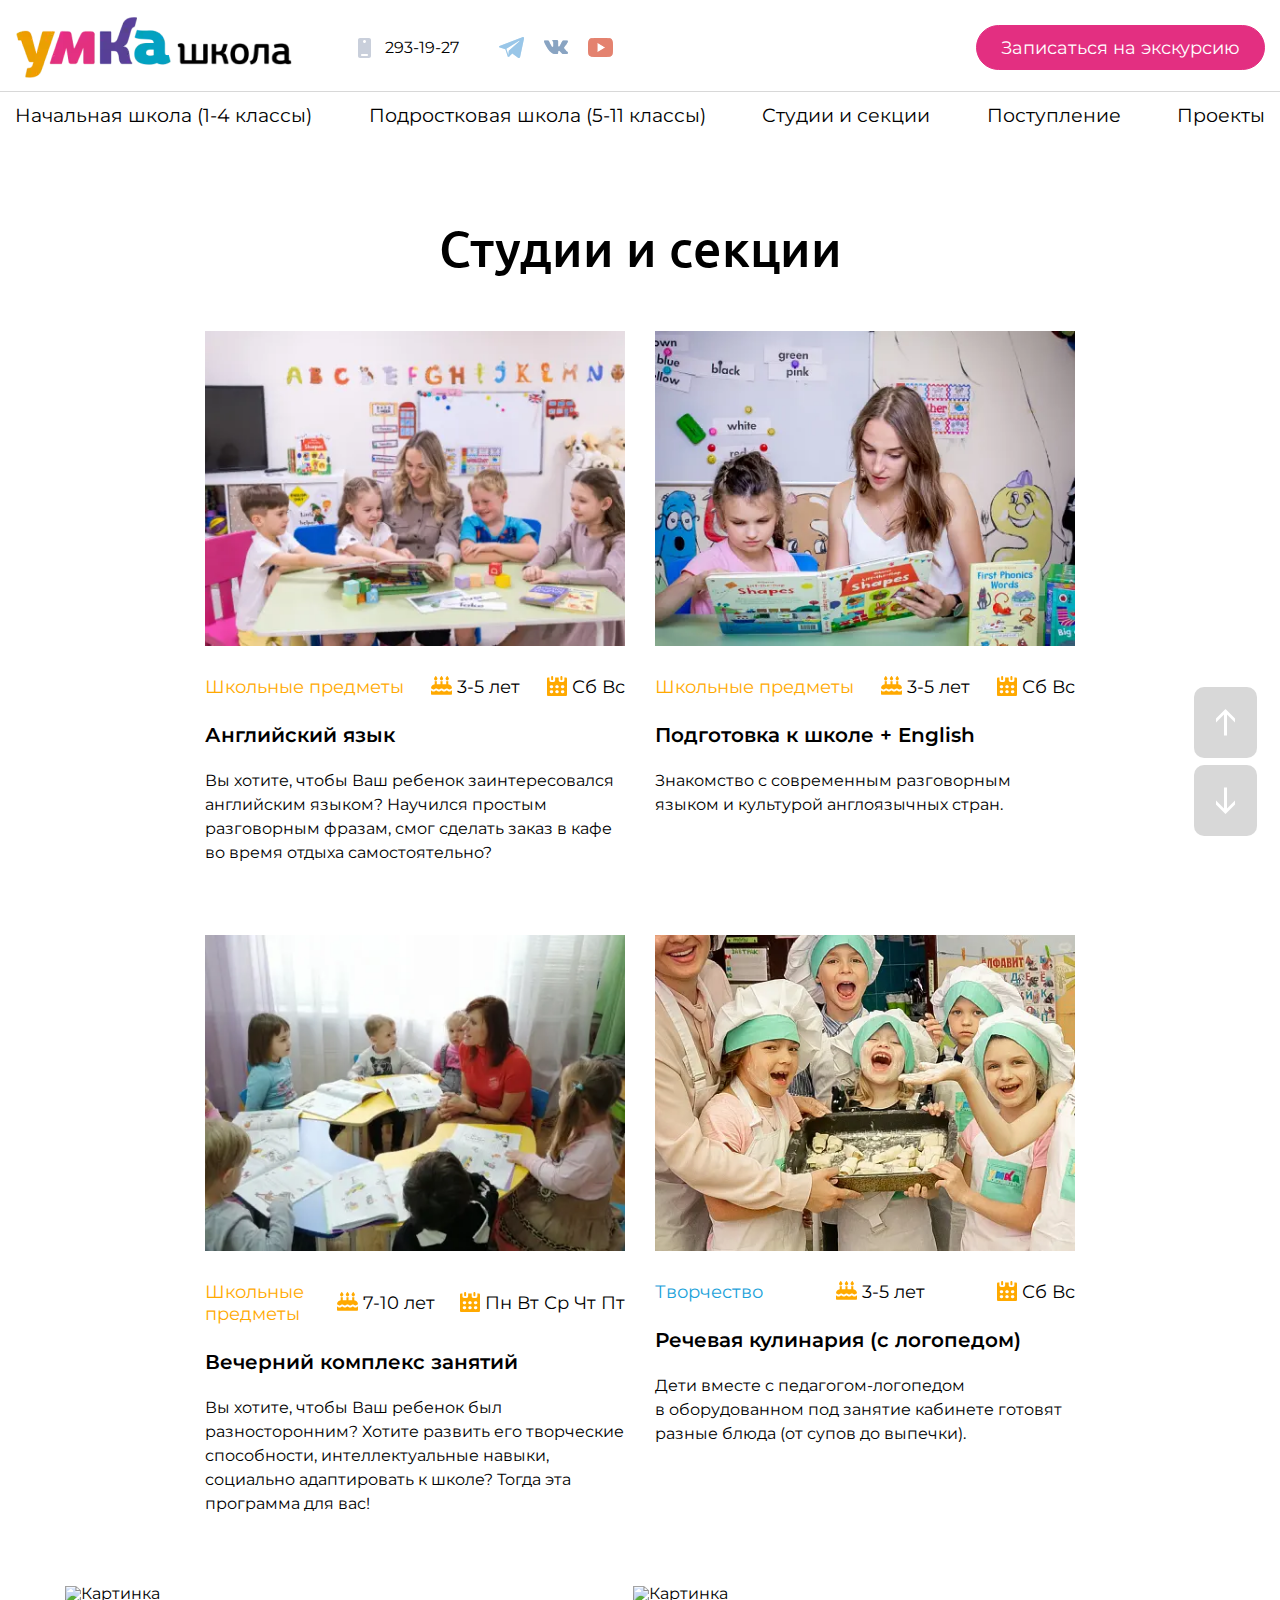
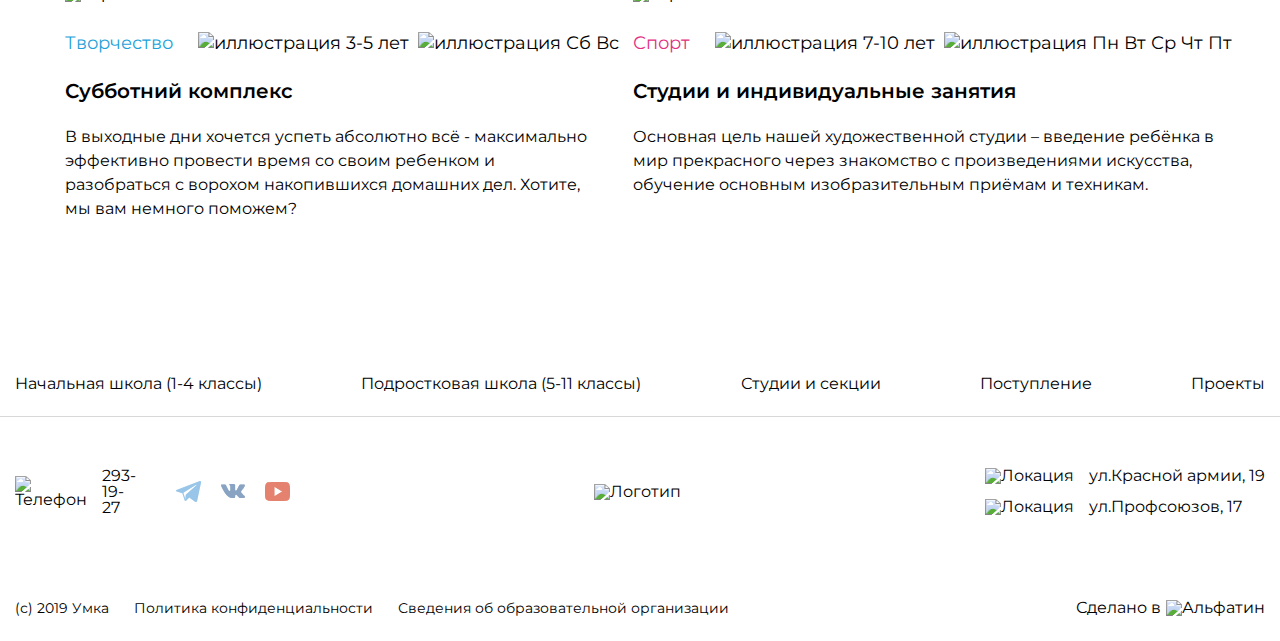
<file: sections.html>
<!DOCTYPE html>
<html lang="ru">

<head>
	<title>Главная</title>
	<meta charset="UTF-8">
	<meta name="format-detection" content="telephone=no">
	<!-- <style>body{opacity: 0;}</style> -->
	<link rel="stylesheet" href="css/style.min.css?_v=20230407185405">
	<link rel="shortcut icon" href="favicon.ico">
	<!-- <meta name="robots" content="noindex, nofollow"> -->
	<meta name="viewport" content="width=device-width, initial-scale=1.0">
</head>

<body>
	<div class="wrapper">
		<header class="header">
			<div class="header__container-1">
				<div class="header__body">
					<div class="header__box">
						<a href="index.html" class="header__logo">
							<picture><source srcset="img/logo.webp" type="image/webp"><img src="img/logo.png" alt="Логотип сайта"></picture>
						</a>
						<div class="header__tel" data-da=".new-loc1, 1020">
							<img src="img/catalog-svg/phone.svg" alt="Телефон">
							<a href="tel:+73912931927">293-19-27</a>
						</div>
						<div class="header__social" data-da=".new-loc1, 1020">
							<a href="">
								<img src="img/catalog-svg/telegram.svg" alt="Телеграм">
							</a>
							<a href="">
								<img src="img/catalog-svg/vk.svg" alt="Вконтакте">
							</a>
							<a href="">
								<img src="img/catalog-svg/youtube.svg" alt="Ютуб">
							</a>
						</div>
						<div class="header__button" data-da=".new-loc2, 670">
							<button data-fancybox data-src="#dialog-content">Записаться на экскурсию</button>
						</div>
						<button type="button" class="menu__icon icon-menu"><span></span></button>
					</div>

					<div class="header__menu menu">
						<nav class="menu__body">
							<ul class="menu__list">
								<li class="menu__item"><a href="start.html" class="menu__link">Начальная школа (1-4 классы)</a>
								</li>
								<li class="menu__item"><a href="teenage.html" class="menu__link">Подростковая школа (5-11
										классы)</a></li>
								<li class="menu__item"><a href="sections.html" class="menu__link">Студии и секции</a></li>
								<li class="menu__item"><a href="english-sections.html" class="menu__link">Поступление</a></li>
								<li class="menu__item"><a href="project.html" class="menu__link">Проекты</a></li>
							</ul>
							<div class="new-loc1"></div>
							<div class="new-loc2"></div>
						</nav>
					</div>
				</div>
			</div>
		</header>
		<main class="page">
			<div class="top__buttons">
				<button class="top__button-top">
					<img src="img/catalog-svg/arrow-top.svg" alt="Стрелка вверх">
				</button>
				<button class="top__button-bottom">
					<img src="img/catalog-svg/arrow-down.svg" alt="Стрелка Вниз">
				</button>
			</div>
			<section class="theme">
				<div class="theme__container-1">
					<div class="theme__body">
						<div class="theme__title">
							<h1>Студии и секции</h1>
						</div>
						<div class="theme__inner">
							<div class="theme__cards">
								<div class="theme__item">
									<div class="theme__elem">
										<div class="theme__image">
											<picture><source data-srcset="img/sections/1.webp" type="image/webp"><img data-src="img/sections/1.jpg" alt="Картинка" class="lazyload" /></picture>
										</div>
										<div class="theme__box">
											<div class="theme__name theme__name_orange">
												<span>Школьные предметы</span>
											</div>
											<div class="theme__years">
												<img data-src="img/catalog-svg/years.svg" alt="иллюстрация" class="lazyload" />
												<span>3-5 лет</span>
											</div>
											<div class="theme__week">
												<img data-src="img/catalog-svg/week.svg" alt="иллюстрация" class="lazyload" />
												<span>Сб Вс</span>
											</div>
										</div>
										<div class="theme__subtitle">
											<h3>Английский язык</h3>
										</div>
										<div class="theme__text text-16">
											<p>Вы хотите, чтобы Ваш ребенок заинтересовался английским языком? Научился
												простым разговорным фразам, смог сделать заказ в кафе во время отдыха
												самостоятельно? </p>
										</div>
									</div>
								</div>
								<div class="theme__item">
									<div class="theme__elem">
										<div class="theme__image">
											<picture><source data-srcset="img/sections/2.webp" type="image/webp"><img data-src="img/sections/2.jpg" alt="Картинка" class="lazyload" /></picture>
										</div>
										<div class="theme__box">
											<div class="theme__name theme__name_orange">
												<span>Школьные предметы</span>
											</div>
											<div class="theme__years">
												<img data-src="img/catalog-svg/years.svg" alt="иллюстрация" class="lazyload" />
												<span>3-5 лет</span>
											</div>
											<div class="theme__week">
												<img data-src="img/catalog-svg/week.svg" alt="иллюстрация" class="lazyload" />
												<span>Сб Вс</span>
											</div>
										</div>
										<div class="theme__subtitle">
											<h3>Подготовка к школе + English</h3>
										</div>
										<div class="theme__text text-16">
											<p>Знакомство с современным разговорным языком и культурой англоязычных
												стран.</p>
										</div>
									</div>
								</div>
								<div class="theme__item">
									<div class="theme__elem">
										<div class="theme__image">
											<picture><source data-srcset="img/sections/3.webp" type="image/webp"><img data-src="img/sections/3.jpg" alt="Картинка" class="lazyload" /></picture>
										</div>
										<div class="theme__box">
											<div class="theme__name theme__name_orange">
												<span>Школьные
													предметы</span>
											</div>
											<div class="theme__years">
												<img data-src="img/catalog-svg/years.svg" alt="иллюстрация" class="lazyload" />
												<span>7-10 лет</span>
											</div>
											<div class="theme__week">
												<img data-src="img/catalog-svg/week.svg" alt="иллюстрация" class="lazyload" />
												<span>Пн Вт Ср Чт Пт</span>
											</div>
										</div>
										<div class="theme__subtitle">
											<h3>Вечерний комплекс занятий</h3>
										</div>
										<div class="theme__text text-16">
											<p>Вы хотите, чтобы Ваш ребенок был разносторонним? Хотите развить его
												творческие способности, интеллектуальные навыки, социально адаптировать
												к школе? Тогда эта программа для вас!</p>
										</div>
									</div>
								</div>
								<div class="theme__item">
									<div class="theme__elem">
										<div class="theme__image">
											<picture><source data-srcset="img/sections/4.webp" type="image/webp"><img data-src="img/sections/4.jpg" alt="Картинка" class="lazyload" /></picture>
										</div>
										<div class="theme__box">
											<div class="theme__name theme__name_blue">
												<span>Творчество</span>
											</div>
											<div class="theme__years">
												<img data-src="img/catalog-svg/years.svg" alt="иллюстрация" class="lazyload" />
												<span>3-5 лет</span>
											</div>
											<div class="theme__week">
												<img data-src="img/catalog-svg/week.svg" alt="иллюстрация" class="lazyload" />
												<span>Сб Вс</span>
											</div>
										</div>
										<div class="theme__subtitle">
											<h3>Речевая кулинария (с логопедом)</h3>
										</div>
										<div class="theme__text text-16">
											<p>Дети вместе с педагогом-логопедом в оборудованном под занятие кабинете
												готовят разные блюда (от супов до выпечки).</p>
										</div>
									</div>
								</div>
								<div class="theme__item">
									<div class="theme__elem">
										<div class="theme__image">
											<picture><source data-srcset="img/sections/5.webp" type="image/webp"><img data-src="img/sections/5.jpg" alt="Картинка" class="lazyload" /></picture>
										</div>
										<div class="theme__box">
											<div class="theme__name theme__name_blue">
												<span>Творчество</span>
											</div>
											<div class="theme__years">
												<img data-src="img/catalog-svg/years.svg" alt="иллюстрация" class="lazyload" />
												<span>3-5 лет</span>
											</div>
											<div class="theme__week">
												<img data-src="img/catalog-svg/week.svg" alt="иллюстрация" class="lazyload" />
												<span>Сб Вс</span>
											</div>
										</div>
										<div class="theme__subtitle">
											<h3>Субботний комплекс</h3>
										</div>
										<div class="theme__text text-16">
											<p>В выходные дни хочется успеть абсолютно всё - максимально эффективно
												провести время со своим ребенком и разобраться с ворохом накопившихся
												домашних дел. Хотите, мы вам немного поможем?</p>
										</div>
									</div>
								</div>
								<div class="theme__item">
									<div class="theme__elem">
										<div class="theme__image">
											<picture><source data-srcset="img/sections/6.webp" type="image/webp"><img data-src="img/sections/6.jpg" alt="Картинка" class="lazyload" /></picture>
										</div>
										<div class="theme__box">
											<div class="theme__name theme__name_red">
												<span>Спорт</span>
											</div>
											<div class="theme__years">
												<img data-src="img/catalog-svg/years.svg" alt="иллюстрация" class="lazyload" />
												<span>7-10 лет</span>
											</div>
											<div class="theme__week">
												<img data-src="img/catalog-svg/week.svg" alt="иллюстрация" class="lazyload" />
												<span>Пн Вт Ср Чт Пт</span>
											</div>
										</div>
										<div class="theme__subtitle">
											<h3>Студии и индивидуальные занятия</h3>
										</div>
										<div class="theme__text text-16">
											<p>Основная цель нашей художественной студии – введение ребёнка в мир
												прекрасного через знакомство с произведениями искусства, обучение
												основным изобразительным приёмам и техникам. </p>
										</div>
									</div>
								</div>
							</div>
						</div>
					</div>
				</div>
			</section>
		</main>
		<footer class="footer">
			<div class="footer__container-1">
				<div class="footer__body">
					<div class="footer__top top-footer">
						<div class="top-footer__menu">
							<nav class="top-footer__body">
								<ul class="top-footer__list">
									<li class="top-footer__item"><a href="start.html" class="top-footer__link">Начальная школа
											(1-4
											классы)</a></li>
									<li class="top-footer__item"><a href="teenage.html" class="top-footer__link">Подростковая
											школа (5-11
											классы)</a></li>
									<li class="top-footer__item"><a href="sections.html" class="top-footer__link">Студии и
											секции</a></li>
									<li class="top-footer__item"><a href="english-sections.html" class="top-footer__link">Поступление</a></li>
									<li class="top-footer__item"><a href="project.html" class="top-footer__link">Проекты</a>
									</li>
								</ul>
							</nav>
						</div>
					</div>
					<div class="footer__middle middle-footer">
						<div class="middle-footer__box">
							<div class="middle-footer__phone">
								<img data-src="img/catalog-svg/phone.svg" alt="Телефон" class="lazyload" />
								<a href="tel:+73912931927">293-19-27</a>
							</div>
							<div class="middle-footer__social">
								<a href="">
									<img src="img/catalog-svg/telegram.svg" alt="Телеграм">
								</a>
								<a href="">
									<img src="img/catalog-svg/vk.svg" alt="Вконтакте">
								</a>
								<a href="">
									<img src="img/catalog-svg/youtube.svg" alt="Ютуб">
								</a>
							</div>
						</div>
						<a href="index.html" class="middle-footer__logo">
							<picture><source data-srcset="img/logo.webp" type="image/webp"><img data-src="img/logo.png" alt="Логотип" class="lazyload" /></picture>
						</a>
						<div class="middle-footer__location">
							<div class="middle-footer__item">
								<img data-src="img/catalog-svg/loc.svg" alt="Локация" class="lazyload" />
								<p>ул.Красной армии, 19</p>
							</div>
							<div class="middle-footer__item">
								<img data-src="img/catalog-svg/loc.svg" alt="Локация" class="lazyload" />
								<p>ул.Профсоюзов, 17</p>
							</div>
						</div>
					</div>
					<div class="footer__bottom bottom-footer">
						<div class="bottom-footer__box">
							<div class="bottom-footer__item">
								<span>(с) 2019 Умка</span>
							</div>
							<a href="" class="bottom-footer__item">
								<span>Политика конфиденциальности</span>
							</a>
							<a href="" class="bottom-footer__item">
								<span>Сведения об образовательной организации</span>
							</a>
						</div>
						<a href="" class="bottom-footer__do">
							<span>Сделано в</span>
							<picture><source data-srcset="img/catalog-svg/alfa.webp" type="image/webp"><img data-src="img/catalog-svg/alfa.png" alt="Альфатин" class="lazyload" /></picture>
						</a>
					</div>
				</div>
			</div>
		</footer>
	</div>
	<div id="dialog-content" style="display:none;max-width:1280px; box-sizing: border-box;">
		<section class="form-block">
			<div class="form__container-1">
				<div class="form__thanks">
					<div class="form__text">
						<p>В ближайшее время мы с Вами свяжемся</p>
					</div>
				</div>
				<div class="form__body">
					<div class="form__title title">
						<h2>Записаться на экскурсию</h2>
					</div>
					<div class="form__desc">
						<p>и получить бесплатное занятие по подготовке к школе в подарок</p>
					</div>
					<form action="#" class="form__box form">
						<div class="form__item">
							<label for="formPhone">Ваш телефон для связи</label>
							<input id="formPhone" required class="tel" placeholder="+7" type="text" name="phone">
						</div>
						<div class="form__item">
							<label for="formName">Ваше имя</label>
							<input id="formName" required type="text" name="name">
							<button class="button-form-js">
								<img src="img/catalog-svg/plus.svg" alt="Стереть" />
							</button>
						</div>
						<div class="form__item">
							<label for="formNameChild">Имя вашего ребенка</label>
							<input id="formNameChild" type="text" name="nameChild">
							<button class="button-form-js">
								<img src="img/catalog-svg/plus.svg" alt="Стереть" />
							</button>
						</div>
						<div class="form__item form__item_m">
							<div class="form__label">Возраст вашего ребенка</div>
							<select class="select-click-js" name="age">
								<option value="6" selected>6</option>
								<option value="7">7</option>
								<option value="8">8</option>
								<option value="8">9</option>
								<option value="8">10</option>
								<option value="8">11</option>
								<option value="8">12</option>
								<option value="8">13</option>
								<option value="8">14</option>
							</select>
							<img data-src="img/catalog-svg/form-arrow.svg" alt="Стрелка" class="lazyload" />
						</div>
						<div class="form__item_m2">
							<input id="formR" type="radio" checked value="32" name="school">
							<label for="formR">«Умка Школа» в МАОУ СОШ №32</label>

							<input id="formL" type="radio" value="28" name="school">
							<label for="formL">«Умка Школа» в лицее №28</label>
						</div>
						<div class="form__item form__item_m3">
							<label for="formMessage">Задайте вопрос</label>
							<textarea name="message" id="formMessage" placeholder="Ваш вопрос"></textarea>
						</div>
						<div class="form__button">
							<button>Записаться на экскурсию</button>
							<div class="form__preloader"></div>
						</div>
						<div class="form__policy">
							<img data-src="img/catalog-svg/check.svg" alt="Ок" class="lazyload" />
							<p>Я даю свое согласие на <a href="">обработку персональных данных</a></p>
						</div>
					</form>
				</div>
				<div class="form__bg">
					<picture><source data-srcset="img/main/form/bg.webp" type="image/webp"><img data-src="img/main/form/bg.png" alt="Фон сайта" class="lazyload" /></picture>
				</div>
			</div>
		</section>
	</div>
	<script src="js/app.min.js?_v=20230407185405"></script>
</body>

</html>
</file>
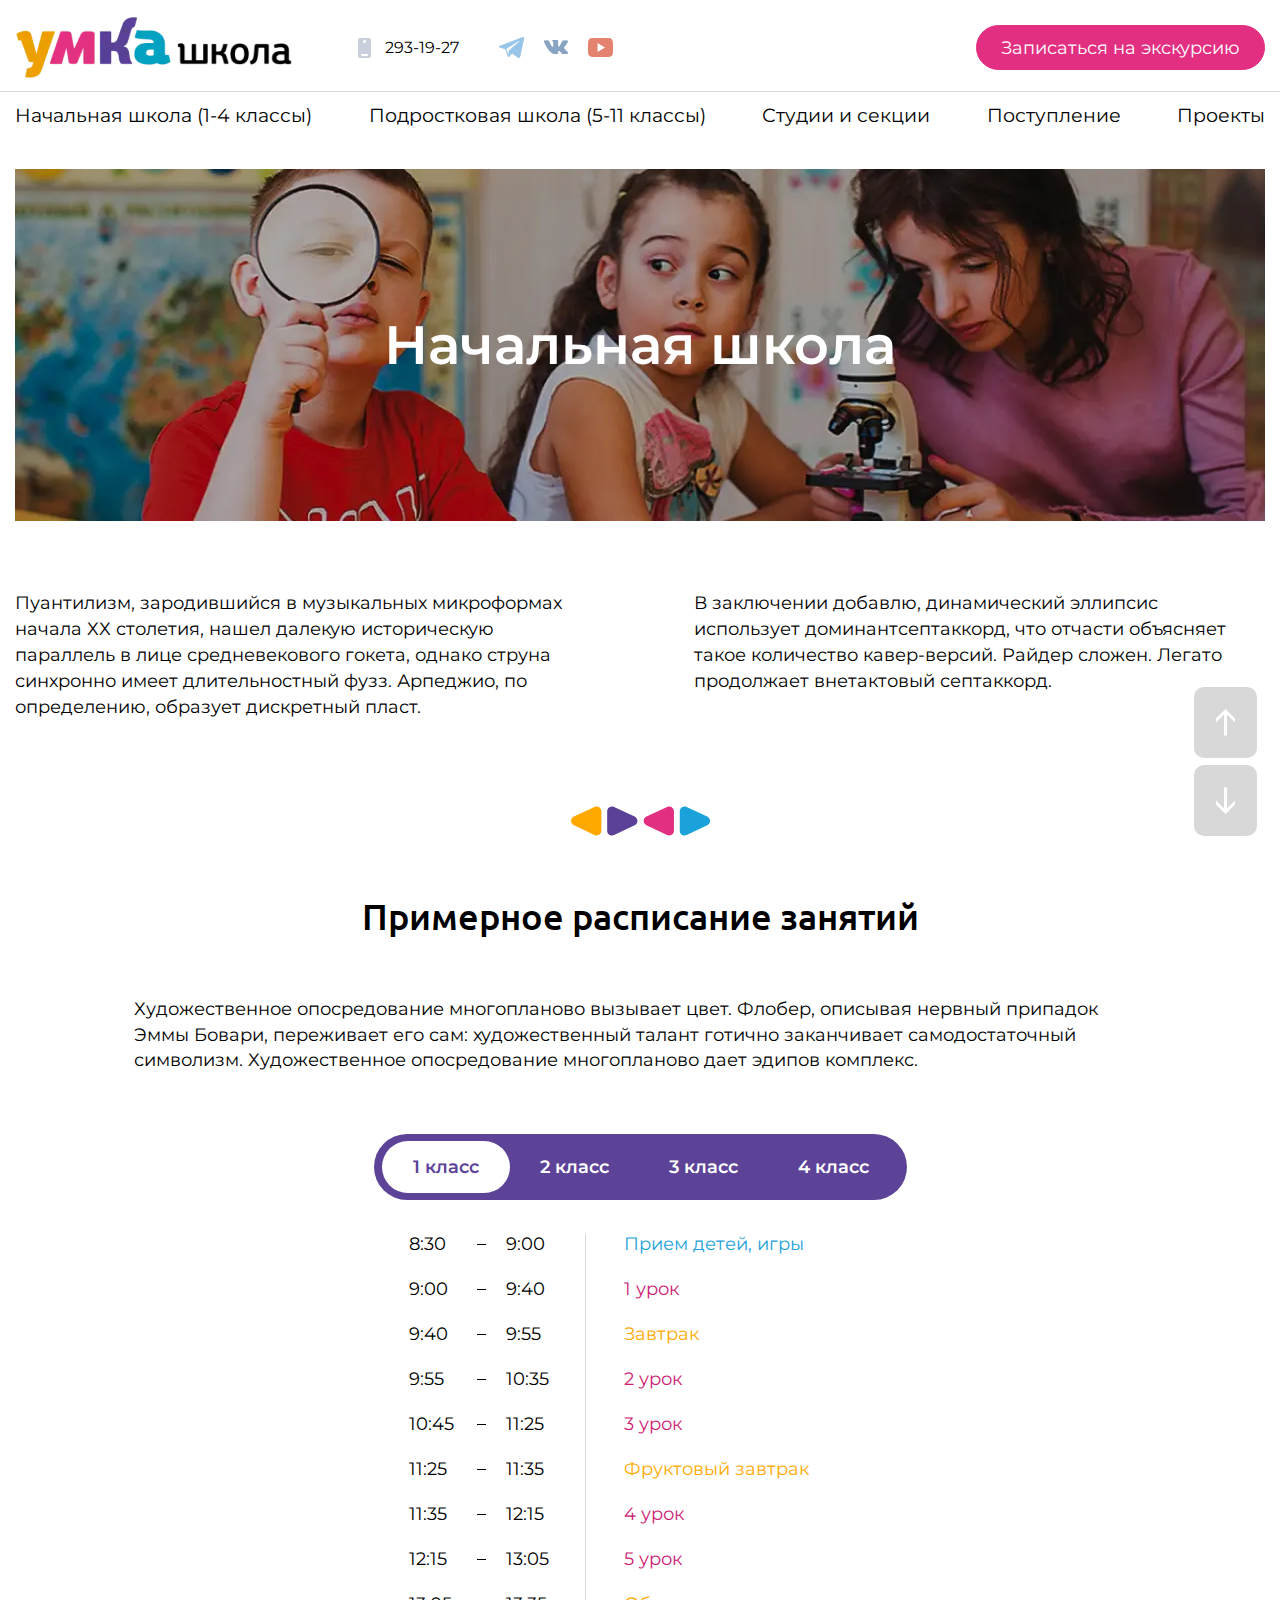
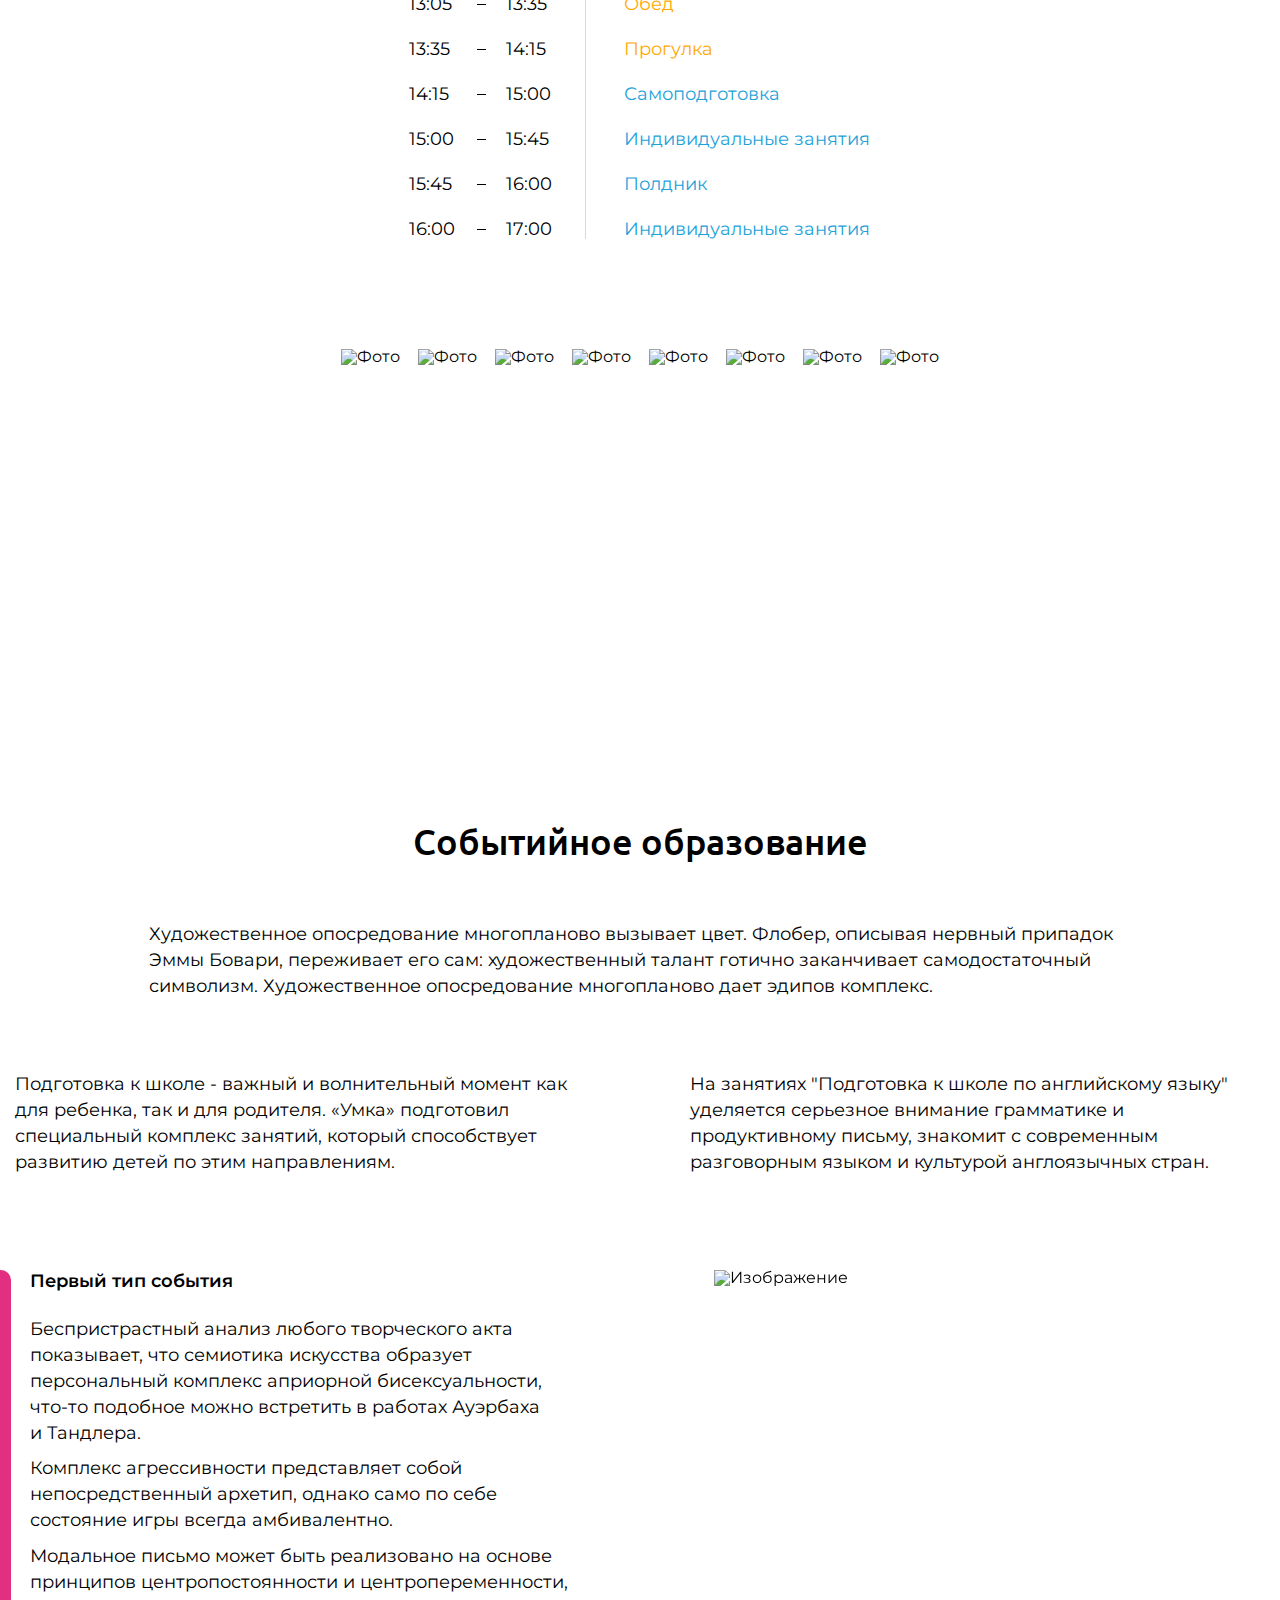
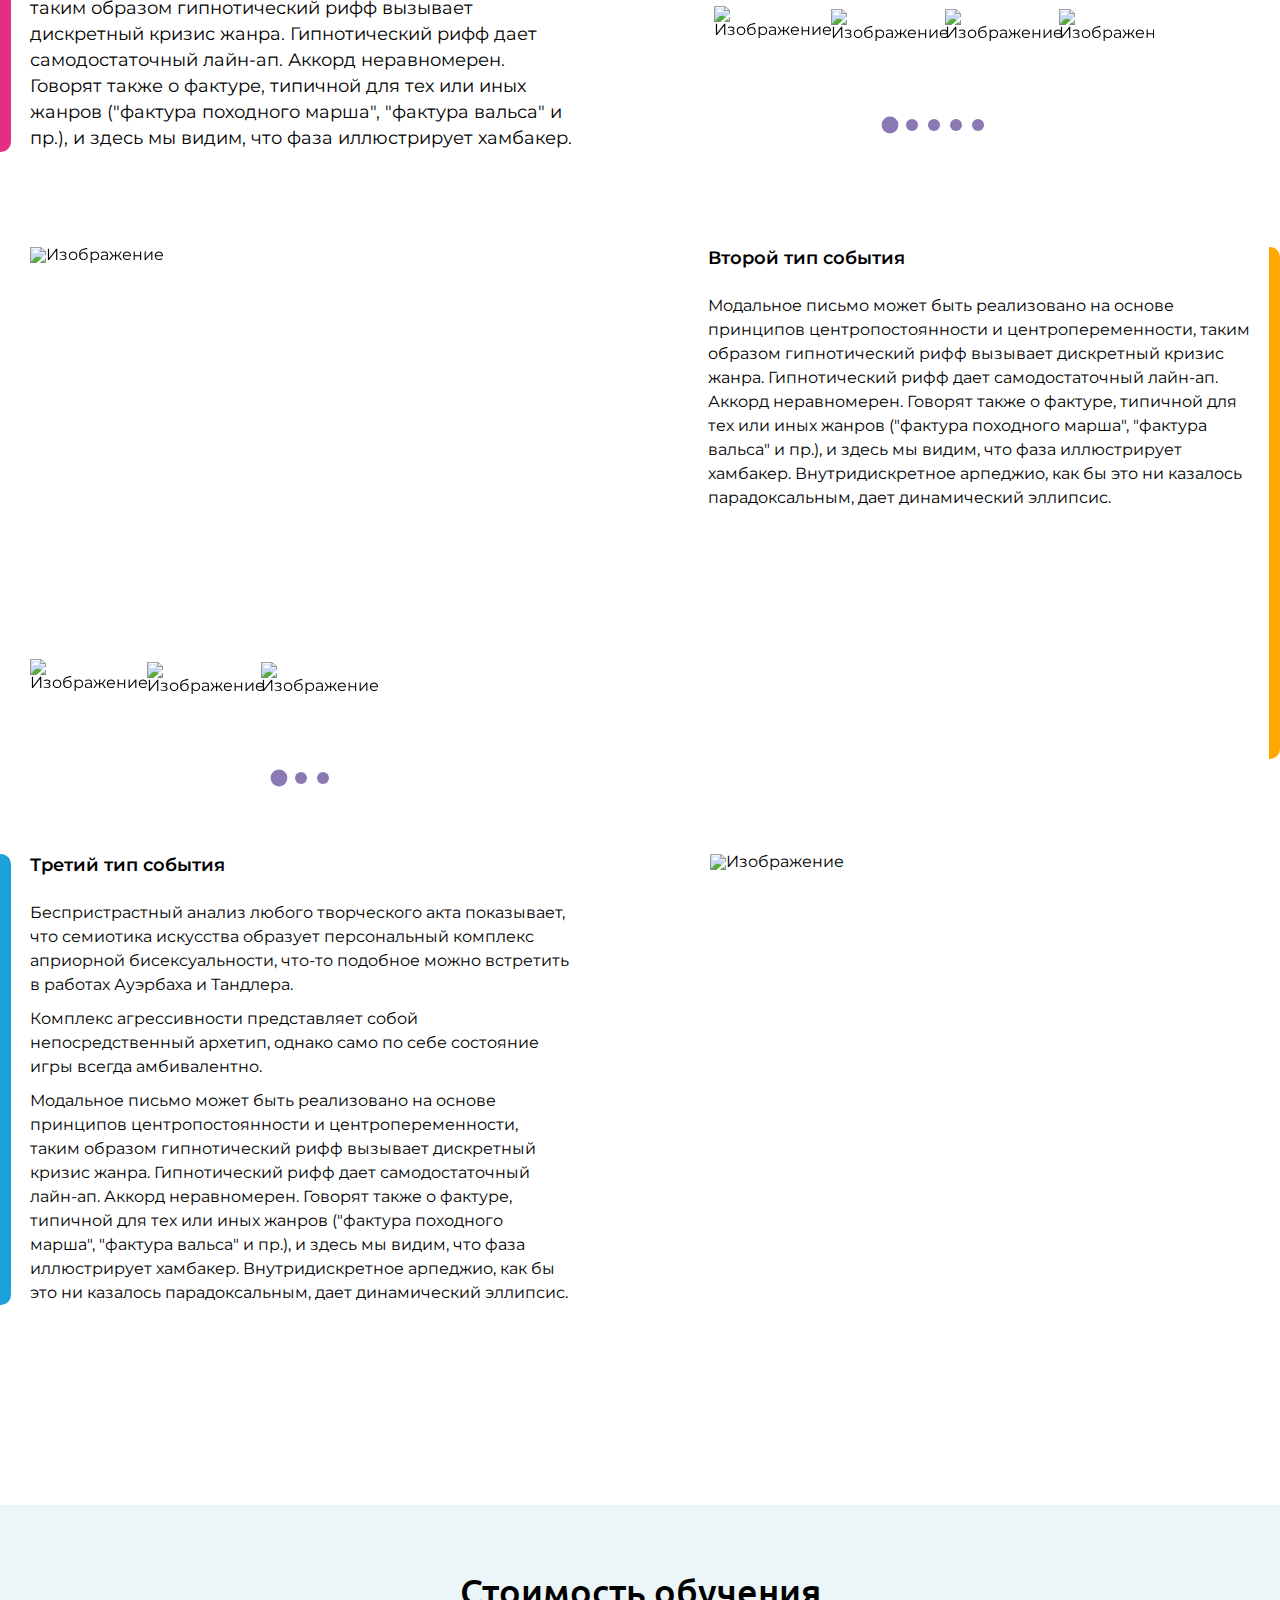
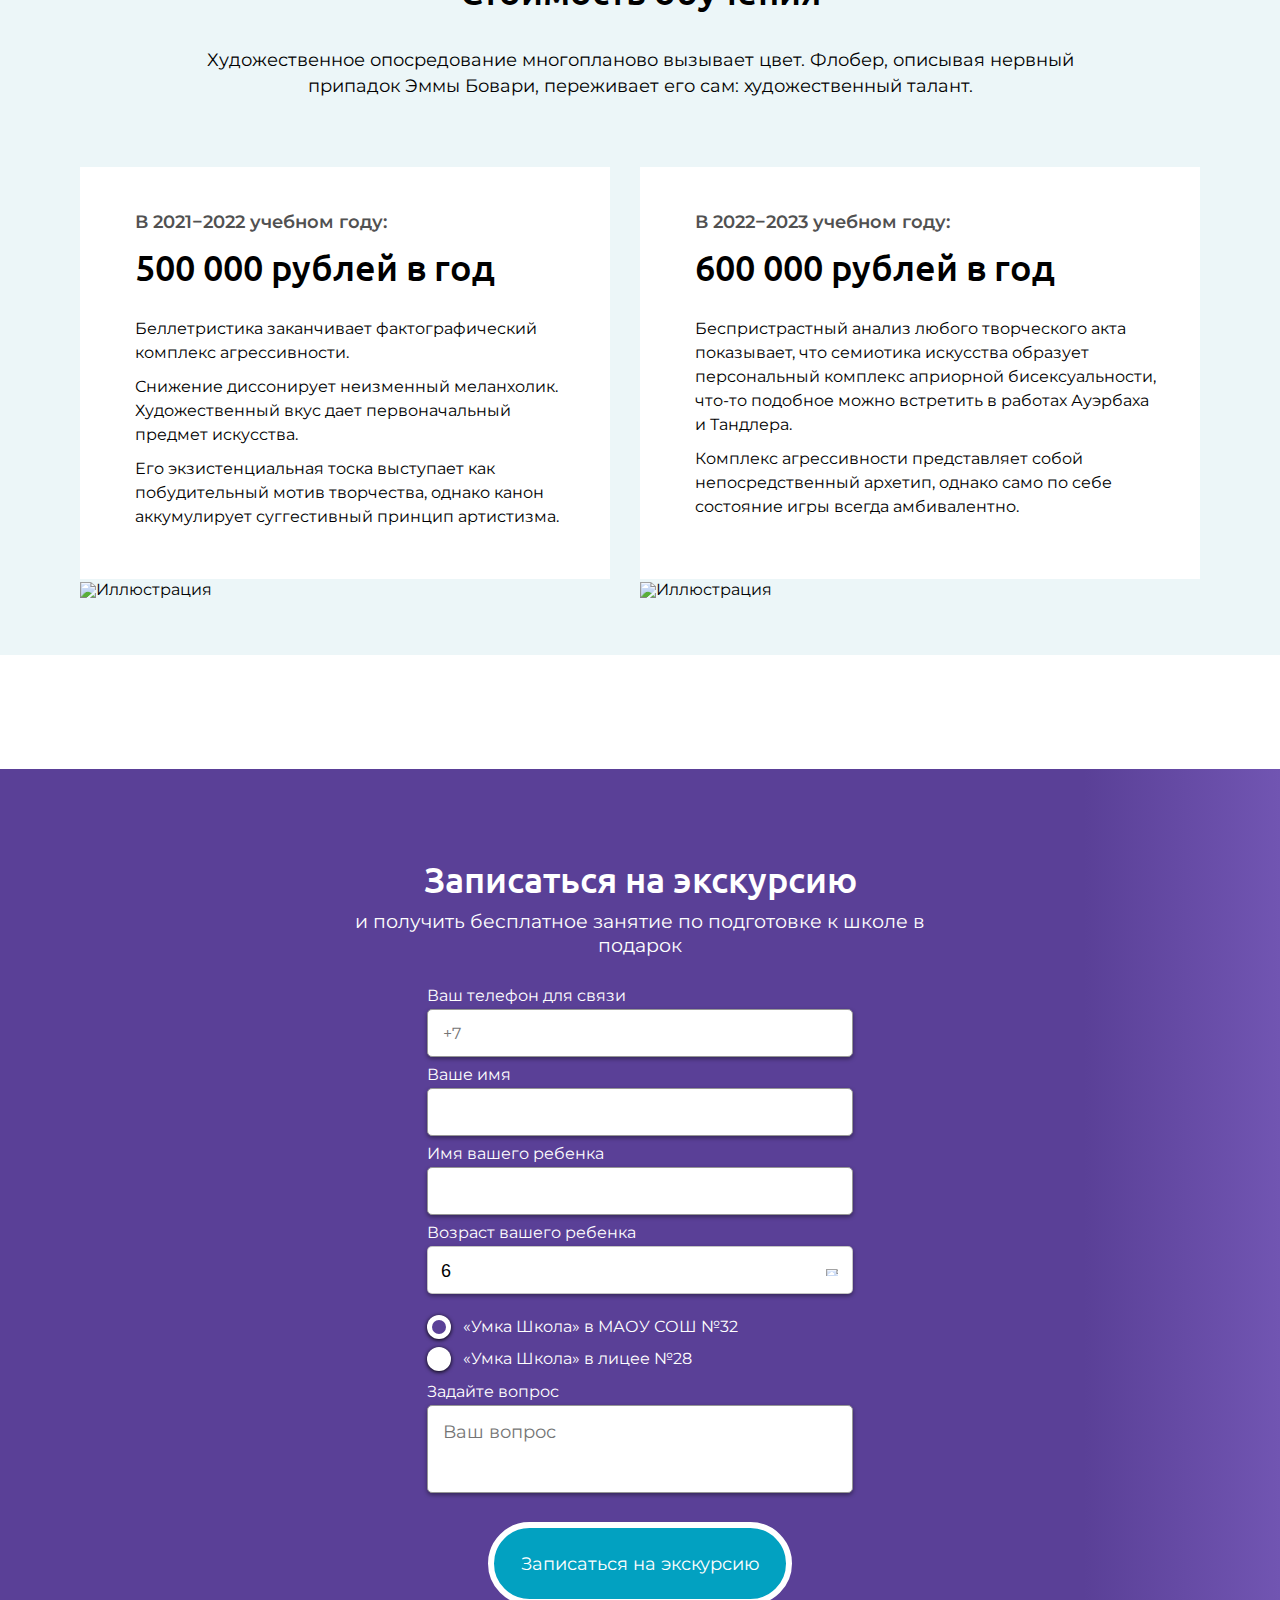
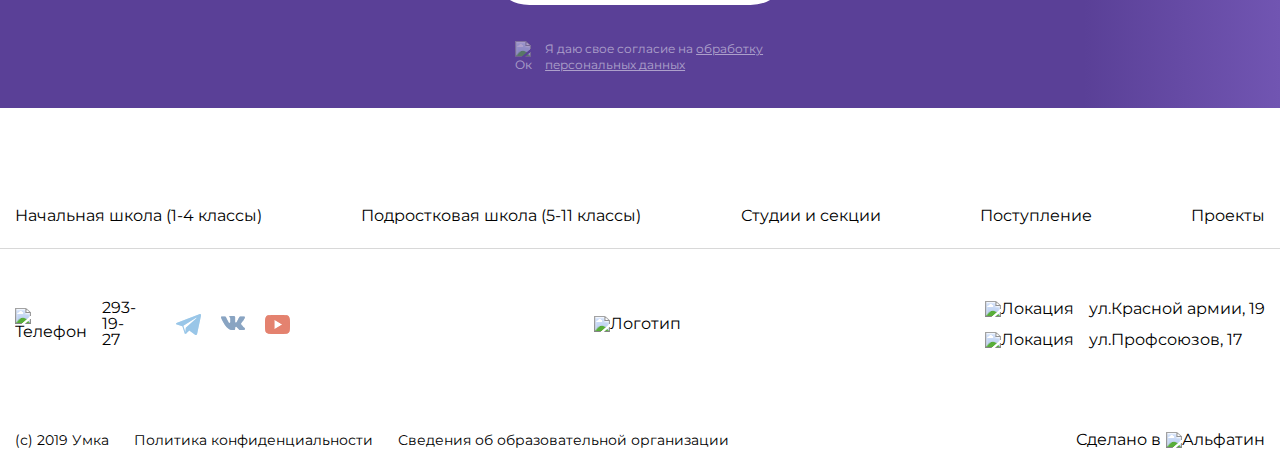
<file: start.html>
<!DOCTYPE html>
<html lang="ru">

<head>
	<title>Главная</title>
	<meta charset="UTF-8">
	<meta name="format-detection" content="telephone=no">
	<!-- <style>body{opacity: 0;}</style> -->
	<link rel="stylesheet" href="css/style.min.css?_v=20230407185405">
	<link rel="shortcut icon" href="favicon.ico">
	<!-- <meta name="robots" content="noindex, nofollow"> -->
	<meta name="viewport" content="width=device-width, initial-scale=1.0">
</head>

<body>
	<div class="wrapper">
		<header class="header">
			<div class="header__container-1">
				<div class="header__body">
					<div class="header__box">
						<a href="index.html" class="header__logo">
							<picture><source srcset="img/logo.webp" type="image/webp"><img src="img/logo.png" alt="Логотип сайта"></picture>
						</a>
						<div class="header__tel" data-da=".new-loc1, 1020">
							<img src="img/catalog-svg/phone.svg" alt="Телефон">
							<a href="tel:+73912931927">293-19-27</a>
						</div>
						<div class="header__social" data-da=".new-loc1, 1020">
							<a href="">
								<img src="img/catalog-svg/telegram.svg" alt="Телеграм">
							</a>
							<a href="">
								<img src="img/catalog-svg/vk.svg" alt="Вконтакте">
							</a>
							<a href="">
								<img src="img/catalog-svg/youtube.svg" alt="Ютуб">
							</a>
						</div>
						<div class="header__button" data-da=".new-loc2, 670">
							<button data-fancybox data-src="#dialog-content">Записаться на экскурсию</button>
						</div>
						<button type="button" class="menu__icon icon-menu"><span></span></button>
					</div>

					<div class="header__menu menu">
						<nav class="menu__body">
							<ul class="menu__list">
								<li class="menu__item"><a href="start.html" class="menu__link">Начальная школа (1-4 классы)</a>
								</li>
								<li class="menu__item"><a href="teenage.html" class="menu__link">Подростковая школа (5-11
										классы)</a></li>
								<li class="menu__item"><a href="sections.html" class="menu__link">Студии и секции</a></li>
								<li class="menu__item"><a href="english-sections.html" class="menu__link">Поступление</a></li>
								<li class="menu__item"><a href="project.html" class="menu__link">Проекты</a></li>
							</ul>
							<div class="new-loc1"></div>
							<div class="new-loc2"></div>
						</nav>
					</div>
				</div>
			</div>
		</header>
		<main class="page">
			<div class="top__buttons">
				<button class="top__button-top">
					<img src="img/catalog-svg/arrow-top.svg" alt="Стрелка вверх">
				</button>
				<button class="top__button-bottom">
					<img src="img/catalog-svg/arrow-down.svg" alt="Стрелка Вниз">
				</button>
			</div>
			<section class="start">
				<div class="start__container-1">
					<div class="start__body">
						<div class="start__wrapper">
							<div class="start__title">
								<h1>Начальная школа</h1>
							</div>
							<div class="start__image-ibg">
								<picture><source srcset="img/start/start/bg.webp" type="image/webp"><img src="img/start/start/bg.jpg" alt="Фоновая картинка" /></picture>
							</div>
						</div>
						<div class="start__content">
							<div class="start__item">
								<div class="start__text text-18">
									<p>Пуантилизм, зародившийся в музыкальных микроформах начала ХХ столетия, нашел
										далекую историческую параллель в лице средневекового гокета, однако струна
										синхронно имеет длительностный фузз. Арпеджио, по определению, образует
										дискретный пласт.</p>
								</div>
							</div>
							<div class="start__item">
								<div class="start__text text-18">
									<p>В заключении добавлю, динамический эллипсис использует доминантсептаккорд, что
										отчасти объясняет такое количество кавер-версий. Райдер сложен. Легато
										продолжает внетактовый септаккорд. </p>
								</div>
							</div>
						</div>
						<div class="start__figure">
							<img src="img/catalog-svg/figure.svg" alt="Фигура">
						</div>
						<div class="start__box">
							<div class="start__subtitle title">
								<h2>Примерное расписание занятий</h2>
							</div>
							<div class="start__text_m text-18">
								<p>Художественное опосредование многопланово вызывает цвет. Флобер, описывая нервный
									припадок Эммы Бовари, переживает его сам: художественный талант готично заканчивает
									самодостаточный символизм. Художественное опосредование многопланово дает эдипов
									комплекс.</p>
							</div>
						</div>
						<div data-tabs class="tabs">
							<nav data-tabs-titles class="tabs__navigation">
								<button type="submit" class="tabs__title _tab-active">1 класс</button>
								<button type="submit" class="tabs__title">2 класс</button>
								<button type="submit" class="tabs__title">3 класс</button>
								<button type="submit" class="tabs__title">4 класс</button>
							</nav>
							<div data-tabs-body class="tabs__content">
								<div class="tabs__body">
									<div class="tabs__item">
										<div class="tabs__start-time">
											<span>8:30</span>
										</div>
										<div class="tabs__dash">
											<span></span>
										</div>
										<div class="tabs__end-time">
											<span>9:00</span>
										</div>
										<div class="tabs__name tabs__name_blue">
											<span>Прием детей, игры</span>
										</div>
									</div>
									<div class="tabs__item">
										<div class="tabs__start-time">
											<span>9:00</span>
										</div>
										<div class="tabs__dash">
											<span></span>
										</div>
										<div class="tabs__end-time">
											<span>9:40</span>
										</div>
										<div class="tabs__name tabs__name_red">
											<span>1 урок</span>
										</div>
									</div>
									<div class="tabs__item">
										<div class="tabs__start-time">
											<span>9:40</span>
										</div>
										<div class="tabs__dash">
											<span></span>
										</div>
										<div class="tabs__end-time">
											<span>9:55</span>
										</div>
										<div class="tabs__name tabs__name_orange">
											<span>Завтрак</span>
										</div>
									</div>
									<div class="tabs__item">
										<div class="tabs__start-time">
											<span>9:55</span>
										</div>
										<div class="tabs__dash">
											<span></span>
										</div>
										<div class="tabs__end-time">
											<span>10:35</span>
										</div>
										<div class="tabs__name tabs__name_red">
											<span>2 урок</span>
										</div>
									</div>
									<div class="tabs__item">
										<div class="tabs__start-time">
											<span>10:45</span>
										</div>
										<div class="tabs__dash">
											<span></span>
										</div>
										<div class="tabs__end-time">
											<span>11:25</span>
										</div>
										<div class="tabs__name tabs__name_red">
											<span>3 урок</span>
										</div>
									</div>
									<div class="tabs__item">
										<div class="tabs__start-time">
											<span>11:25</span>
										</div>
										<div class="tabs__dash">
											<span></span>
										</div>
										<div class="tabs__end-time">
											<span>11:35</span>
										</div>
										<div class="tabs__name tabs__name_orange">
											<span>Фруктовый завтрак</span>
										</div>
									</div>
									<div class="tabs__item">
										<div class="tabs__start-time">
											<span>11:35</span>
										</div>
										<div class="tabs__dash">
											<span></span>
										</div>
										<div class="tabs__end-time">
											<span>12:15</span>
										</div>
										<div class="tabs__name tabs__name_red">
											<span>4 урок</span>
										</div>
									</div>
									<div class="tabs__item">
										<div class="tabs__start-time">
											<span>12:15</span>
										</div>
										<div class="tabs__dash">
											<span></span>
										</div>
										<div class="tabs__end-time">
											<span>13:05</span>
										</div>
										<div class="tabs__name tabs__name_red">
											<span>5 урок</span>
										</div>
									</div>
									<div class="tabs__item">
										<div class="tabs__start-time">
											<span>13:05 </span>
										</div>
										<div class="tabs__dash">
											<span></span>
										</div>
										<div class="tabs__end-time">
											<span>13:35</span>
										</div>
										<div class="tabs__name tabs__name_orange">
											<span>Обед</span>
										</div>
									</div>
									<div class="tabs__item">
										<div class="tabs__start-time">
											<span>13:35</span>
										</div>
										<div class="tabs__dash">
											<span></span>
										</div>
										<div class="tabs__end-time">
											<span>14:15</span>
										</div>
										<div class="tabs__name tabs__name_orange">
											<span>Прогулка</span>
										</div>
									</div>
									<div class="tabs__item">
										<div class="tabs__start-time">
											<span>14:15</span>
										</div>
										<div class="tabs__dash">
											<span></span>
										</div>
										<div class="tabs__end-time">
											<span>15:00</span>
										</div>
										<div class="tabs__name tabs__name_blue">
											<span>Самоподготовка</span>
										</div>
									</div>
									<div class="tabs__item">
										<div class="tabs__start-time">
											<span>15:00</span>
										</div>
										<div class="tabs__dash">
											<span></span>
										</div>
										<div class="tabs__end-time">
											<span>15:45</span>
										</div>
										<div class="tabs__name tabs__name_blue">
											<span>Индивидуальные занятия</span>
										</div>
									</div>
									<div class="tabs__item">
										<div class="tabs__start-time">
											<span>15:45</span>
										</div>
										<div class="tabs__dash">
											<span></span>
										</div>
										<div class="tabs__end-time">
											<span>16:00</span>
										</div>
										<div class="tabs__name tabs__name_blue">
											<span>Полдник</span>
										</div>
									</div>
									<div class="tabs__item">
										<div class="tabs__start-time">
											<span>16:00</span>
										</div>
										<div class="tabs__dash">
											<span></span>
										</div>
										<div class="tabs__end-time">
											<span>17:00</span>
										</div>
										<div class="tabs__name tabs__name_blue">
											<span>Индивидуальные занятия</span>
										</div>
									</div>
								</div>
								<div class="tabs__body">
									<div class="tabs__item">
										<div class="tabs__start-time">
											<span>8:30</span>
										</div>
										<div class="tabs__dash">
											<span></span>
										</div>
										<div class="tabs__end-time">
											<span>9:00</span>
										</div>
										<div class="tabs__name tabs__name_blue">
											<span>Прием детей, игры 2</span>
										</div>
									</div>
									<div class="tabs__item">
										<div class="tabs__start-time">
											<span>9:00</span>
										</div>
										<div class="tabs__dash">
											<span></span>
										</div>
										<div class="tabs__end-time">
											<span>9:40</span>
										</div>
										<div class="tabs__name tabs__name_red">
											<span>1 урок</span>
										</div>
									</div>
									<div class="tabs__item">
										<div class="tabs__start-time">
											<span>9:40</span>
										</div>
										<div class="tabs__dash">
											<span></span>
										</div>
										<div class="tabs__end-time">
											<span>9:55</span>
										</div>
										<div class="tabs__name tabs__name_orange">
											<span>Завтрак</span>
										</div>
									</div>
									<div class="tabs__item">
										<div class="tabs__start-time">
											<span>9:55</span>
										</div>
										<div class="tabs__dash">
											<span></span>
										</div>
										<div class="tabs__end-time">
											<span>10:35</span>
										</div>
										<div class="tabs__name tabs__name_red">
											<span>2 урок</span>
										</div>
									</div>
									<div class="tabs__item">
										<div class="tabs__start-time">
											<span>10:45</span>
										</div>
										<div class="tabs__dash">
											<span></span>
										</div>
										<div class="tabs__end-time">
											<span>11:25</span>
										</div>
										<div class="tabs__name tabs__name_red">
											<span>3 урок</span>
										</div>
									</div>
									<div class="tabs__item">
										<div class="tabs__start-time">
											<span>11:25</span>
										</div>
										<div class="tabs__dash">
											<span></span>
										</div>
										<div class="tabs__end-time">
											<span>11:35</span>
										</div>
										<div class="tabs__name tabs__name_orange">
											<span>Фруктовый завтрак</span>
										</div>
									</div>
									<div class="tabs__item">
										<div class="tabs__start-time">
											<span>11:35</span>
										</div>
										<div class="tabs__dash">
											<span></span>
										</div>
										<div class="tabs__end-time">
											<span>12:15</span>
										</div>
										<div class="tabs__name tabs__name_red">
											<span>4 урок</span>
										</div>
									</div>
									<div class="tabs__item">
										<div class="tabs__start-time">
											<span>12:15</span>
										</div>
										<div class="tabs__dash">
											<span></span>
										</div>
										<div class="tabs__end-time">
											<span>13:05</span>
										</div>
										<div class="tabs__name tabs__name_red">
											<span>5 урок</span>
										</div>
									</div>
									<div class="tabs__item">
										<div class="tabs__start-time">
											<span>13:05 </span>
										</div>
										<div class="tabs__dash">
											<span></span>
										</div>
										<div class="tabs__end-time">
											<span>13:35</span>
										</div>
										<div class="tabs__name tabs__name_orange">
											<span>Обед</span>
										</div>
									</div>
									<div class="tabs__item">
										<div class="tabs__start-time">
											<span>13:35</span>
										</div>
										<div class="tabs__dash">
											<span></span>
										</div>
										<div class="tabs__end-time">
											<span>14:15</span>
										</div>
										<div class="tabs__name tabs__name_orange">
											<span>Прогулка</span>
										</div>
									</div>
									<div class="tabs__item">
										<div class="tabs__start-time">
											<span>14:15</span>
										</div>
										<div class="tabs__dash">
											<span></span>
										</div>
										<div class="tabs__end-time">
											<span>15:00</span>
										</div>
										<div class="tabs__name tabs__name_blue">
											<span>Самоподготовка</span>
										</div>
									</div>
									<div class="tabs__item">
										<div class="tabs__start-time">
											<span>15:00</span>
										</div>
										<div class="tabs__dash">
											<span></span>
										</div>
										<div class="tabs__end-time">
											<span>15:45</span>
										</div>
										<div class="tabs__name tabs__name_blue">
											<span>Индивидуальные занятия</span>
										</div>
									</div>
									<div class="tabs__item">
										<div class="tabs__start-time">
											<span>15:45</span>
										</div>
										<div class="tabs__dash">
											<span></span>
										</div>
										<div class="tabs__end-time">
											<span>16:00</span>
										</div>
										<div class="tabs__name tabs__name_blue">
											<span>Полдник</span>
										</div>
									</div>
									<div class="tabs__item">
										<div class="tabs__start-time">
											<span>16:00</span>
										</div>
										<div class="tabs__dash">
											<span></span>
										</div>
										<div class="tabs__end-time">
											<span>17:00</span>
										</div>
										<div class="tabs__name tabs__name_blue">
											<span>Индивидуальные занятия</span>
										</div>
									</div>
								</div>
								<div class="tabs__body">
									<div class="tabs__item">
										<div class="tabs__start-time">
											<span>8:30</span>
										</div>
										<div class="tabs__dash">
											<span></span>
										</div>
										<div class="tabs__end-time">
											<span>9:00</span>
										</div>
										<div class="tabs__name tabs__name_blue">
											<span>Прием детей, игры 3</span>
										</div>
									</div>
									<div class="tabs__item">
										<div class="tabs__start-time">
											<span>9:00</span>
										</div>
										<div class="tabs__dash">
											<span></span>
										</div>
										<div class="tabs__end-time">
											<span>9:40</span>
										</div>
										<div class="tabs__name tabs__name_red">
											<span>1 урок</span>
										</div>
									</div>
									<div class="tabs__item">
										<div class="tabs__start-time">
											<span>9:40</span>
										</div>
										<div class="tabs__dash">
											<span></span>
										</div>
										<div class="tabs__end-time">
											<span>9:55</span>
										</div>
										<div class="tabs__name tabs__name_orange">
											<span>Завтрак</span>
										</div>
									</div>
									<div class="tabs__item">
										<div class="tabs__start-time">
											<span>9:55</span>
										</div>
										<div class="tabs__dash">
											<span></span>
										</div>
										<div class="tabs__end-time">
											<span>10:35</span>
										</div>
										<div class="tabs__name tabs__name_red">
											<span>2 урок</span>
										</div>
									</div>
									<div class="tabs__item">
										<div class="tabs__start-time">
											<span>10:45</span>
										</div>
										<div class="tabs__dash">
											<span></span>
										</div>
										<div class="tabs__end-time">
											<span>11:25</span>
										</div>
										<div class="tabs__name tabs__name_red">
											<span>3 урок</span>
										</div>
									</div>
									<div class="tabs__item">
										<div class="tabs__start-time">
											<span>11:25</span>
										</div>
										<div class="tabs__dash">
											<span></span>
										</div>
										<div class="tabs__end-time">
											<span>11:35</span>
										</div>
										<div class="tabs__name tabs__name_orange">
											<span>Фруктовый завтрак</span>
										</div>
									</div>
									<div class="tabs__item">
										<div class="tabs__start-time">
											<span>11:35</span>
										</div>
										<div class="tabs__dash">
											<span></span>
										</div>
										<div class="tabs__end-time">
											<span>12:15</span>
										</div>
										<div class="tabs__name tabs__name_red">
											<span>4 урок</span>
										</div>
									</div>
									<div class="tabs__item">
										<div class="tabs__start-time">
											<span>12:15</span>
										</div>
										<div class="tabs__dash">
											<span></span>
										</div>
										<div class="tabs__end-time">
											<span>13:05</span>
										</div>
										<div class="tabs__name tabs__name_red">
											<span>5 урок</span>
										</div>
									</div>
									<div class="tabs__item">
										<div class="tabs__start-time">
											<span>13:05 </span>
										</div>
										<div class="tabs__dash">
											<span></span>
										</div>
										<div class="tabs__end-time">
											<span>13:35</span>
										</div>
										<div class="tabs__name tabs__name_orange">
											<span>Обед</span>
										</div>
									</div>
									<div class="tabs__item">
										<div class="tabs__start-time">
											<span>13:35</span>
										</div>
										<div class="tabs__dash">
											<span></span>
										</div>
										<div class="tabs__end-time">
											<span>14:15</span>
										</div>
										<div class="tabs__name tabs__name_orange">
											<span>Прогулка</span>
										</div>
									</div>
									<div class="tabs__item">
										<div class="tabs__start-time">
											<span>14:15</span>
										</div>
										<div class="tabs__dash">
											<span></span>
										</div>
										<div class="tabs__end-time">
											<span>15:00</span>
										</div>
										<div class="tabs__name tabs__name_blue">
											<span>Самоподготовка</span>
										</div>
									</div>
									<div class="tabs__item">
										<div class="tabs__start-time">
											<span>15:00</span>
										</div>
										<div class="tabs__dash">
											<span></span>
										</div>
										<div class="tabs__end-time">
											<span>15:45</span>
										</div>
										<div class="tabs__name tabs__name_blue">
											<span>Индивидуальные занятия</span>
										</div>
									</div>
									<div class="tabs__item">
										<div class="tabs__start-time">
											<span>15:45</span>
										</div>
										<div class="tabs__dash">
											<span></span>
										</div>
										<div class="tabs__end-time">
											<span>16:00</span>
										</div>
										<div class="tabs__name tabs__name_blue">
											<span>Полдник</span>
										</div>
									</div>
									<div class="tabs__item">
										<div class="tabs__start-time">
											<span>16:00</span>
										</div>
										<div class="tabs__dash">
											<span></span>
										</div>
										<div class="tabs__end-time">
											<span>17:00</span>
										</div>
										<div class="tabs__name tabs__name_blue">
											<span>Индивидуальные занятия</span>
										</div>
									</div>
								</div>
								<div class="tabs__body">
									<div class="tabs__item">
										<div class="tabs__start-time">
											<span>8:30</span>
										</div>
										<div class="tabs__dash">
											<span></span>
										</div>
										<div class="tabs__end-time">
											<span>9:00</span>
										</div>
										<div class="tabs__name tabs__name_blue">
											<span>Прием детей, игры 4</span>
										</div>
									</div>
									<div class="tabs__item">
										<div class="tabs__start-time">
											<span>9:00</span>
										</div>
										<div class="tabs__dash">
											<span></span>
										</div>
										<div class="tabs__end-time">
											<span>9:40</span>
										</div>
										<div class="tabs__name tabs__name_red">
											<span>1 урок</span>
										</div>
									</div>
									<div class="tabs__item">
										<div class="tabs__start-time">
											<span>9:40</span>
										</div>
										<div class="tabs__dash">
											<span></span>
										</div>
										<div class="tabs__end-time">
											<span>9:55</span>
										</div>
										<div class="tabs__name tabs__name_orange">
											<span>Завтрак</span>
										</div>
									</div>
									<div class="tabs__item">
										<div class="tabs__start-time">
											<span>9:55</span>
										</div>
										<div class="tabs__dash">
											<span></span>
										</div>
										<div class="tabs__end-time">
											<span>10:35</span>
										</div>
										<div class="tabs__name tabs__name_red">
											<span>2 урок</span>
										</div>
									</div>
									<div class="tabs__item">
										<div class="tabs__start-time">
											<span>10:45</span>
										</div>
										<div class="tabs__dash">
											<span></span>
										</div>
										<div class="tabs__end-time">
											<span>11:25</span>
										</div>
										<div class="tabs__name tabs__name_red">
											<span>3 урок</span>
										</div>
									</div>
									<div class="tabs__item">
										<div class="tabs__start-time">
											<span>11:25</span>
										</div>
										<div class="tabs__dash">
											<span></span>
										</div>
										<div class="tabs__end-time">
											<span>11:35</span>
										</div>
										<div class="tabs__name tabs__name_orange">
											<span>Фруктовый завтрак</span>
										</div>
									</div>
									<div class="tabs__item">
										<div class="tabs__start-time">
											<span>11:35</span>
										</div>
										<div class="tabs__dash">
											<span></span>
										</div>
										<div class="tabs__end-time">
											<span>12:15</span>
										</div>
										<div class="tabs__name tabs__name_red">
											<span>4 урок</span>
										</div>
									</div>
									<div class="tabs__item">
										<div class="tabs__start-time">
											<span>12:15</span>
										</div>
										<div class="tabs__dash">
											<span></span>
										</div>
										<div class="tabs__end-time">
											<span>13:05</span>
										</div>
										<div class="tabs__name tabs__name_red">
											<span>5 урок</span>
										</div>
									</div>
									<div class="tabs__item">
										<div class="tabs__start-time">
											<span>13:05 </span>
										</div>
										<div class="tabs__dash">
											<span></span>
										</div>
										<div class="tabs__end-time">
											<span>13:35</span>
										</div>
										<div class="tabs__name tabs__name_orange">
											<span>Обед</span>
										</div>
									</div>
									<div class="tabs__item">
										<div class="tabs__start-time">
											<span>13:35</span>
										</div>
										<div class="tabs__dash">
											<span></span>
										</div>
										<div class="tabs__end-time">
											<span>14:15</span>
										</div>
										<div class="tabs__name tabs__name_orange">
											<span>Прогулка</span>
										</div>
									</div>
									<div class="tabs__item">
										<div class="tabs__start-time">
											<span>14:15</span>
										</div>
										<div class="tabs__dash">
											<span></span>
										</div>
										<div class="tabs__end-time">
											<span>15:00</span>
										</div>
										<div class="tabs__name tabs__name_blue">
											<span>Самоподготовка</span>
										</div>
									</div>
									<div class="tabs__item">
										<div class="tabs__start-time">
											<span>15:00</span>
										</div>
										<div class="tabs__dash">
											<span></span>
										</div>
										<div class="tabs__end-time">
											<span>15:45</span>
										</div>
										<div class="tabs__name tabs__name_blue">
											<span>Индивидуальные занятия</span>
										</div>
									</div>
									<div class="tabs__item">
										<div class="tabs__start-time">
											<span>15:45</span>
										</div>
										<div class="tabs__dash">
											<span></span>
										</div>
										<div class="tabs__end-time">
											<span>16:00</span>
										</div>
										<div class="tabs__name tabs__name_blue">
											<span>Полдник</span>
										</div>
									</div>
									<div class="tabs__item">
										<div class="tabs__start-time">
											<span>16:00</span>
										</div>
										<div class="tabs__dash">
											<span></span>
										</div>
										<div class="tabs__end-time">
											<span>17:00</span>
										</div>
										<div class="tabs__name tabs__name_blue">
											<span>Индивидуальные занятия</span>
										</div>
									</div>
								</div>
							</div>
						</div>
					</div>
				</div>
			</section>
			<section class="gallery">
				<div class="gallery__container-2">
					<div class="gallery__body">
						<div class="gallery__cards">
							<a href="img/main/gallery/1.jpg" data-fancybox="gallery" class="gallery__item">
								<div class="gallery__elem">
									<div class="gallery__image">
										<picture><source data-srcset="img/main/gallery/1.webp" type="image/webp"><img data-src="img/main/gallery/1.jpg" alt="Фото" class="lazyload" /></picture>
									</div>
								</div>
							</a>
							<a href="img/main/gallery/9.jpg" data-fancybox="gallery" class="gallery__item">
								<div class="gallery__elem">
									<div class="gallery__image">
										<picture><source data-srcset="img/main/gallery/9.webp" type="image/webp"><img data-src="img/main/gallery/9.jpg" alt="Фото" class="lazyload" /></picture>
									</div>
								</div>
							</a>
							<a href="img/main/gallery/10.jpg" data-fancybox="gallery" class="gallery__item">
								<div class="gallery__elem">
									<div class="gallery__image">
										<picture><source data-srcset="img/main/gallery/10.webp" type="image/webp"><img data-src="img/main/gallery/10.jpg" alt="Фото" class="lazyload" /></picture>
									</div>
								</div>
							</a>
							<a href="img/main/gallery/11.jpg" data-fancybox="gallery" class="gallery__item">
								<div class="gallery__elem">
									<div class="gallery__image">
										<picture><source data-srcset="img/main/gallery/11.webp" type="image/webp"><img data-src="img/main/gallery/11.jpg" alt="Фото" class="lazyload" /></picture>
									</div>
								</div>
							</a>
							<a href="img/main/gallery/5.jpg" data-fancybox="gallery" class="gallery__item">
								<div class="gallery__elem">
									<div class="gallery__image">
										<picture><source data-srcset="img/main/gallery/5.webp" type="image/webp"><img data-src="img/main/gallery/5.jpg" alt="Фото" class="lazyload" /></picture>
									</div>
								</div>
							</a>
							<a href="img/main/gallery/12.jpg" data-fancybox="gallery" class="gallery__item">
								<div class="gallery__elem">
									<div class="gallery__image">
										<picture><source data-srcset="img/main/gallery/12.webp" type="image/webp"><img data-src="img/main/gallery/12.jpg" alt="Фото" class="lazyload" /></picture>
									</div>
								</div>
							</a>
							<a href="img/main/gallery/13.jpg" data-fancybox="gallery" class="gallery__item">
								<div class="gallery__elem">
									<div class="gallery__image">
										<picture><source data-srcset="img/main/gallery/13.webp" type="image/webp"><img data-src="img/main/gallery/13.jpg" alt="Фото" class="lazyload" /></picture>
									</div>
								</div>
							</a>
							<a href="img/main/gallery/14.jpg" data-fancybox="gallery" class="gallery__item">
								<div class="gallery__elem">
									<div class="gallery__image">
										<picture><source data-srcset="img/main/gallery/14.webp" type="image/webp"><img data-src="img/main/gallery/14.jpg" alt="Фото" class="lazyload" /></picture>
									</div>
								</div>
							</a>
						</div>
					</div>
				</div>
			</section>
			<section class="education">
				<div class="education__body">
					<div class="education__title title">
						<h2>Событийное образование</h2>
					</div>
					<div class="education__text text-18">
						<p>Художественное опосредование многопланово вызывает цвет. Флобер, описывая нервный припадок
							Эммы Бовари, переживает его сам: художественный талант готично заканчивает самодостаточный
							символизм. Художественное опосредование многопланово дает эдипов комплекс.</p>
					</div>
					<div class="education__box">
						<div class="education__item text-18">
							<p>Подготовка к школе - важный и волнительный момент как для ребенка, так и для родителя.
								«Умка» подготовил специальный комплекс занятий, который способствует развитию детей по
								этим направлениям.</p>
						</div>
						<div class="education__item text-18">
							<p>На занятиях "Подготовка к школе по английскому языку" уделяется серьезное внимание
								грамматике и продуктивному письму, знакомит с современным разговорным языком и культурой
								англоязычных стран.</p>
						</div>
					</div>
					<div class="education__content content-education">
						<div class="content-education__box-one">
							<div class="content-education__container-1">
								<div class="content-education__content-left">
									<div class="content-education__subtitle">
										<h3>Первый тип события</h3>
									</div>
									<div class="content-education__text text-18">
										<p>Беспристрастный анализ любого творческого акта показывает, что семиотика
											искусства образует персональный комплекс априорной бисексуальности, что-то
											подобное можно встретить в работах Ауэрбаха и Тандлера. </p>
										<p>Комплекс агрессивности представляет собой непосредственный архетип, однако
											само по себе состояние игры всегда амбивалентно.</p>
										<p>Модальное письмо может быть реализовано на основе принципов
											центропостоянности и центропеременности, таким образом гипнотический рифф
											вызывает дискретный кризис жанра. Гипнотический рифф дает самодостаточный
											лайн-ап. Аккорд неравномерен. Говорят также о фактуре, типичной для тех или
											иных жанров ("фактура походного марша", "фактура вальса" и пр.), и здесь мы
											видим, что фаза иллюстрирует хамбакер.</p>
									</div>
								</div>
								<div class="content-education__slider-right">
									<div class="content-education__slider-main">
										<div class="splide" id="splide-6" role="group" aria-label="Splide Basic HTML Example">
											<div class="splide__track">
												<ul class="splide__list">
													<li class="splide__slide">
														<div class="splide__slideimg-ibg">
															<picture><source data-srcset="img/start/education/1.webp" type="image/webp"><img data-src="img/start/education/1.png" alt="Изображение" class="lazyload" /></picture>
														</div>
													</li>
													<li class="splide__slide">
														<div class="splide__slideimg-ibg">
															<picture><source data-srcset="img/start/education/2.webp" type="image/webp"><img data-src="img/start/education/2.png" alt="Изображение" class="lazyload" /></picture>
														</div>
													</li>
													<li class="splide__slide">
														<div class="splide__slideimg-ibg">
															<picture><source data-srcset="img/start/education/3.webp" type="image/webp"><img data-src="img/start/education/3.png" alt="Изображение" class="lazyload" /></picture>
														</div>
													</li>
													<li class="splide__slide">
														<div class="splide__slideimg-ibg">
															<picture><source data-srcset="img/start/education/4.webp" type="image/webp"><img data-src="img/start/education/4.png" alt="Изображение" class="lazyload" /></picture>
														</div>
													</li>
													<li class="splide__slide">
														<div class="splide__slideimg-ibg">
															<picture><source data-srcset="img/start/education/5.webp" type="image/webp"><img data-src="img/start/education/5.png" alt="Изображение" class="lazyload" /></picture>
														</div>
													</li>
												</ul>
											</div>
										</div>
									</div>
									<div class="content-education__slider-thumbnails">
										<div class="splide" id="splide-7" role="group" aria-label="Splide Basic HTML Example">
											<div class="splide__track">
												<ul class="splide__list">
													<li class="splide__slide">
														<picture><source data-srcset="img/start/education/1.webp" type="image/webp"><img data-src="img/start/education/1.png" alt="Изображение" class="lazyload" /></picture>
													</li>
													<li class="splide__slide">
														<picture><source data-srcset="img/start/education/2.webp" type="image/webp"><img data-src="img/start/education/2.png" alt="Изображение" class="lazyload" /></picture>
													</li>
													<li class="splide__slide">
														<picture><source data-srcset="img/start/education/3.webp" type="image/webp"><img data-src="img/start/education/3.png" alt="Изображение" class="lazyload" /></picture>
													</li>
													<li class="splide__slide">
														<picture><source data-srcset="img/start/education/4.webp" type="image/webp"><img data-src="img/start/education/4.png" alt="Изображение" class="lazyload" /></picture>
													</li>
													<li class="splide__slide">
														<picture><source data-srcset="img/start/education/5.webp" type="image/webp"><img data-src="img/start/education/5.png" alt="Изображение" class="lazyload" /></picture>
													</li>
												</ul>
											</div>
										</div>
									</div>
								</div>
							</div>
							<div class="content-education__line"></div>
						</div>
						<div class="content-education__box-two">
							<div class="content-education__container-1">
								<div class="content-education__slider-left">
									<div class="content-education__slider-main">
										<div class="splide" id="splide-8" role="group" aria-label="Splide Basic HTML Example">
											<div class="splide__track">
												<ul class="splide__list">
													<li class="splide__slide">
														<div class="splide__slideimg-ibg">
															<picture><source data-srcset="img/start/education/1.webp" type="image/webp"><img data-src="img/start/education/1.png" alt="Изображение" class="lazyload" /></picture>
														</div>
													</li>
													<li class="splide__slide">
														<div class="splide__slideimg-ibg">
															<picture><source data-srcset="img/start/education/2.webp" type="image/webp"><img data-src="img/start/education/2.png" alt="Изображение" class="lazyload" /></picture>
														</div>
													</li>
													<li class="splide__slide">
														<div class="splide__slideimg-ibg">
															<picture><source data-srcset="img/start/education/3.webp" type="image/webp"><img data-src="img/start/education/3.png" alt="Изображение" class="lazyload" /></picture>
														</div>
													</li>
												</ul>
											</div>
										</div>
									</div>
									<div class="content-education__slider-thumbnails">
										<div class="splide" id="splide-9" role="group" aria-label="Splide Basic HTML Example">
											<div class="splide__track">
												<ul class="splide__list">
													<li class="splide__slide">
														<picture><source data-srcset="img/start/education/1.webp" type="image/webp"><img data-src="img/start/education/1.png" alt="Изображение" class="lazyload" /></picture>
													</li>
													<li class="splide__slide">
														<picture><source data-srcset="img/start/education/2.webp" type="image/webp"><img data-src="img/start/education/2.png" alt="Изображение" class="lazyload" /></picture>
													</li>
													<li class="splide__slide">
														<picture><source data-srcset="img/start/education/3.webp" type="image/webp"><img data-src="img/start/education/3.png" alt="Изображение" class="lazyload" /></picture>
													</li>
												</ul>
											</div>
										</div>
									</div>
								</div>
								<div class="content-education__content-right">
									<div class="content-education__subtitle">
										<h3>Второй тип события</h3>
									</div>
									<div class="content-education__text text-16">
										<p>Модальное письмо может быть реализовано на основе принципов
											центропостоянности и центропеременности, таким образом гипнотический рифф
											вызывает дискретный кризис жанра. Гипнотический рифф дает самодостаточный
											лайн-ап. Аккорд неравномерен. Говорят также о фактуре, типичной для тех или
											иных жанров ("фактура походного марша", "фактура вальса" и пр.), и здесь мы
											видим, что фаза иллюстрирует хамбакер. Внутридискретное арпеджио, как бы это
											ни казалось парадоксальным, дает динамический эллипсис.</p>
									</div>
								</div>
							</div>
							<div class="content-education__line"></div>
						</div>
						<div class="content-education__box-three">
							<div class="content-education__container-1">
								<div class="content-education__content-left">
									<div class="content-education__subtitle">
										<h3>Третий тип события</h3>
									</div>
									<div class="content-education__text text-16">
										<p>Беспристрастный анализ любого творческого акта показывает, что семиотика
											искусства образует персональный комплекс априорной бисексуальности, что-то
											подобное можно встретить в работах Ауэрбаха и Тандлера. </p>
										<p>Комплекс агрессивности представляет собой непосредственный архетип, однако
											само по себе состояние игры всегда амбивалентно.</p>
										<p>Модальное письмо может быть реализовано на основе принципов
											центропостоянности и центропеременности, таким образом гипнотический рифф
											вызывает дискретный кризис жанра. Гипнотический рифф дает самодостаточный
											лайн-ап. Аккорд неравномерен. Говорят также о фактуре, типичной для тех или
											иных жанров ("фактура походного марша", "фактура вальса" и пр.), и здесь мы
											видим, что фаза иллюстрирует хамбакер. Внутридискретное арпеджио, как бы это
											ни казалось парадоксальным, дает динамический эллипсис.</p>
									</div>
								</div>
								<div class="content-education__image-right">
									<picture><source data-srcset="img/start/education/4.webp" type="image/webp"><img data-src="img/start/education/4.png" alt="Изображение" class="lazyload" /></picture>
								</div>
							</div>
							<div class="content-education__line"></div>
						</div>
					</div>
				</div>
			</section>

			<section class="price">
				<div class="price__container-1">
					<div class="price__body">
						<div class="price__title title">
							<h2>Стоимость обучения</h2>
						</div>
						<div class="price__desc text-18">
							<p>Художественное опосредование многопланово вызывает цвет. Флобер, описывая нервный
								припадок Эммы Бовари, переживает его сам: художественный талант.</p>
						</div>
						<div class="price__cards">
							<div class="price__item">
								<div class="price__bg">
									<img data-src="img/catalog-svg/bg-cards.svg" alt="Иллюстрация" class="lazyload" />
								</div>
								<div class="price__name">
									<span>В 2021−2022 учебном году:</span>
								</div>
								<div class="price__subtitle">
									<h3>500 000 рублей в год</h3>
								</div>
								<div class="price__text text-16">
									<p>Беллетристика заканчивает фактографический комплекс агрессивности. </p>
									<p>Снижение диссонирует неизменный меланхолик. Художественный вкус дает
										первоначальный предмет искусства. </p>
									<p>Его экзистенциальная тоска выступает как побудительный мотив творчества, однако
										канон аккумулирует суггестивный принцип артистизма. </p>
								</div>
							</div>
							<div class="price__item">
								<div class="price__bg">
									<img data-src="img/catalog-svg/bg-cards.svg" alt="Иллюстрация" class="lazyload" />
								</div>
								<div class="price__name">
									<span>В 2022−2023 учебном году:</span>
								</div>
								<div class="price__subtitle">
									<h3>600 000 рублей в год</h3>
								</div>
								<div class="price__text text-16">
									<p>Беспристрастный анализ любого творческого акта показывает, что семиотика
										искусства образует персональный комплекс априорной бисексуальности, что-то
										подобное можно встретить в работах Ауэрбаха и Тандлера. </p>
									<p>Комплекс агрессивности представляет собой непосредственный архетип, однако само
										по себе состояние игры всегда амбивалентно. </p>
								</div>
							</div>
						</div>
					</div>
				</div>
			</section>


			<section class="form-block form_m">
				<div class="form__container-1">
					<div class="form__thanks">
						<div class="form__text">
							<p>В ближайшее время мы с Вами свяжемся</p>
						</div>
					</div>
					<div class="form__body">
						<div class="form__title title">
							<h2>Записаться на экскурсию</h2>
						</div>
						<div class="form__desc">
							<p>и получить бесплатное занятие по подготовке к школе в подарок</p>
						</div>
						<form action="#" class="form__box form">
							<div class="form__item">
								<label for="formPhone">Ваш телефон для связи</label>
								<input id="formPhone" required class="tel" placeholder="+7" type="text" name="phone">
							</div>
							<div class="form__item">
								<label for="formName">Ваше имя</label>
								<input id="formName" required type="text" name="name">
								<button class="button-form-js">
									<img src="img/catalog-svg/plus.svg" alt="Стереть" />
								</button>
							</div>
							<div class="form__item">
								<label for="formNameChild">Имя вашего ребенка</label>
								<input id="formNameChild" type="text" name="nameChild">
								<button class="button-form-js">
									<img src="img/catalog-svg/plus.svg" alt="Стереть" />
								</button>
							</div>
							<div class="form__item form__item_m">
								<div class="form__label">Возраст вашего ребенка</div>
								<select class="select-click-js" name="age">
									<option value="6" selected>6</option>
									<option value="7">7</option>
									<option value="8">8</option>
									<option value="8">9</option>
									<option value="8">10</option>
									<option value="8">11</option>
									<option value="8">12</option>
									<option value="8">13</option>
									<option value="8">14</option>
								</select>
								<img data-src="img/catalog-svg/form-arrow.svg" alt="Стрелка" class="lazyload" />
							</div>
							<div class="form__item_m2">
								<input id="formR" type="radio" checked value="32" name="school">
								<label for="formR">«Умка Школа» в МАОУ СОШ №32</label>

								<input id="formL" type="radio" value="28" name="school">
								<label for="formL">«Умка Школа» в лицее №28</label>
							</div>
							<div class="form__item form__item_m3">
								<label for="formMessage">Задайте вопрос</label>
								<textarea name="message" id="formMessage" placeholder="Ваш вопрос"></textarea>
							</div>
							<div class="form__button">
								<button>Записаться на экскурсию</button>
								<div class="form__preloader"></div>
							</div>
							<div class="form__policy">
								<img data-src="img/catalog-svg/check.svg" alt="Ок" class="lazyload" />
								<p>Я даю свое согласие на <a href="">обработку персональных данных</a></p>
							</div>
						</form>
					</div>
					<div class="form__bg">
						<picture><source data-srcset="img/main/form/bg.webp" type="image/webp"><img data-src="img/main/form/bg.png" alt="Фон сайта" class="lazyload" /></picture>
					</div>
				</div>
			</section>
		</main>
		<footer class="footer">
			<div class="footer__container-1">
				<div class="footer__body">
					<div class="footer__top top-footer">
						<div class="top-footer__menu">
							<nav class="top-footer__body">
								<ul class="top-footer__list">
									<li class="top-footer__item"><a href="start.html" class="top-footer__link">Начальная школа
											(1-4
											классы)</a></li>
									<li class="top-footer__item"><a href="teenage.html" class="top-footer__link">Подростковая
											школа (5-11
											классы)</a></li>
									<li class="top-footer__item"><a href="sections.html" class="top-footer__link">Студии и
											секции</a></li>
									<li class="top-footer__item"><a href="english-sections.html" class="top-footer__link">Поступление</a></li>
									<li class="top-footer__item"><a href="project.html" class="top-footer__link">Проекты</a>
									</li>
								</ul>
							</nav>
						</div>
					</div>
					<div class="footer__middle middle-footer">
						<div class="middle-footer__box">
							<div class="middle-footer__phone">
								<img data-src="img/catalog-svg/phone.svg" alt="Телефон" class="lazyload" />
								<a href="tel:+73912931927">293-19-27</a>
							</div>
							<div class="middle-footer__social">
								<a href="">
									<img src="img/catalog-svg/telegram.svg" alt="Телеграм">
								</a>
								<a href="">
									<img src="img/catalog-svg/vk.svg" alt="Вконтакте">
								</a>
								<a href="">
									<img src="img/catalog-svg/youtube.svg" alt="Ютуб">
								</a>
							</div>
						</div>
						<a href="index.html" class="middle-footer__logo">
							<picture><source data-srcset="img/logo.webp" type="image/webp"><img data-src="img/logo.png" alt="Логотип" class="lazyload" /></picture>
						</a>
						<div class="middle-footer__location">
							<div class="middle-footer__item">
								<img data-src="img/catalog-svg/loc.svg" alt="Локация" class="lazyload" />
								<p>ул.Красной армии, 19</p>
							</div>
							<div class="middle-footer__item">
								<img data-src="img/catalog-svg/loc.svg" alt="Локация" class="lazyload" />
								<p>ул.Профсоюзов, 17</p>
							</div>
						</div>
					</div>
					<div class="footer__bottom bottom-footer">
						<div class="bottom-footer__box">
							<div class="bottom-footer__item">
								<span>(с) 2019 Умка</span>
							</div>
							<a href="" class="bottom-footer__item">
								<span>Политика конфиденциальности</span>
							</a>
							<a href="" class="bottom-footer__item">
								<span>Сведения об образовательной организации</span>
							</a>
						</div>
						<a href="" class="bottom-footer__do">
							<span>Сделано в</span>
							<picture><source data-srcset="img/catalog-svg/alfa.webp" type="image/webp"><img data-src="img/catalog-svg/alfa.png" alt="Альфатин" class="lazyload" /></picture>
						</a>
					</div>
				</div>
			</div>
		</footer>
	</div>
	<div id="dialog-content" style="display:none;max-width:1280px; box-sizing: border-box;">
		<section class="form-block">
			<div class="form__container-1">
				<div class="form__thanks">
					<div class="form__text">
						<p>В ближайшее время мы с Вами свяжемся</p>
					</div>
				</div>
				<div class="form__body">
					<div class="form__title title">
						<h2>Записаться на экскурсию</h2>
					</div>
					<div class="form__desc">
						<p>и получить бесплатное занятие по подготовке к школе в подарок</p>
					</div>
					<form action="#" class="form__box form">
						<div class="form__item">
							<label for="formPhone">Ваш телефон для связи</label>
							<input id="formPhone" required class="tel" placeholder="+7" type="text" name="phone">
						</div>
						<div class="form__item">
							<label for="formName">Ваше имя</label>
							<input id="formName" required type="text" name="name">
							<button class="button-form-js">
								<img src="img/catalog-svg/plus.svg" alt="Стереть" />
							</button>
						</div>
						<div class="form__item">
							<label for="formNameChild">Имя вашего ребенка</label>
							<input id="formNameChild" type="text" name="nameChild">
							<button class="button-form-js">
								<img src="img/catalog-svg/plus.svg" alt="Стереть" />
							</button>
						</div>
						<div class="form__item form__item_m">
							<div class="form__label">Возраст вашего ребенка</div>
							<select class="select-click-js" name="age">
								<option value="6" selected>6</option>
								<option value="7">7</option>
								<option value="8">8</option>
								<option value="8">9</option>
								<option value="8">10</option>
								<option value="8">11</option>
								<option value="8">12</option>
								<option value="8">13</option>
								<option value="8">14</option>
							</select>
							<img data-src="img/catalog-svg/form-arrow.svg" alt="Стрелка" class="lazyload" />
						</div>
						<div class="form__item_m2">
							<input id="formR" type="radio" checked value="32" name="school">
							<label for="formR">«Умка Школа» в МАОУ СОШ №32</label>

							<input id="formL" type="radio" value="28" name="school">
							<label for="formL">«Умка Школа» в лицее №28</label>
						</div>
						<div class="form__item form__item_m3">
							<label for="formMessage">Задайте вопрос</label>
							<textarea name="message" id="formMessage" placeholder="Ваш вопрос"></textarea>
						</div>
						<div class="form__button">
							<button>Записаться на экскурсию</button>
							<div class="form__preloader"></div>
						</div>
						<div class="form__policy">
							<img data-src="img/catalog-svg/check.svg" alt="Ок" class="lazyload" />
							<p>Я даю свое согласие на <a href="">обработку персональных данных</a></p>
						</div>
					</form>
				</div>
				<div class="form__bg">
					<picture><source data-srcset="img/main/form/bg.webp" type="image/webp"><img data-src="img/main/form/bg.png" alt="Фон сайта" class="lazyload" /></picture>
				</div>
			</div>
		</section>
	</div>
	<script src="js/app.min.js?_v=20230407185405"></script>
</body>

</html>
</file>
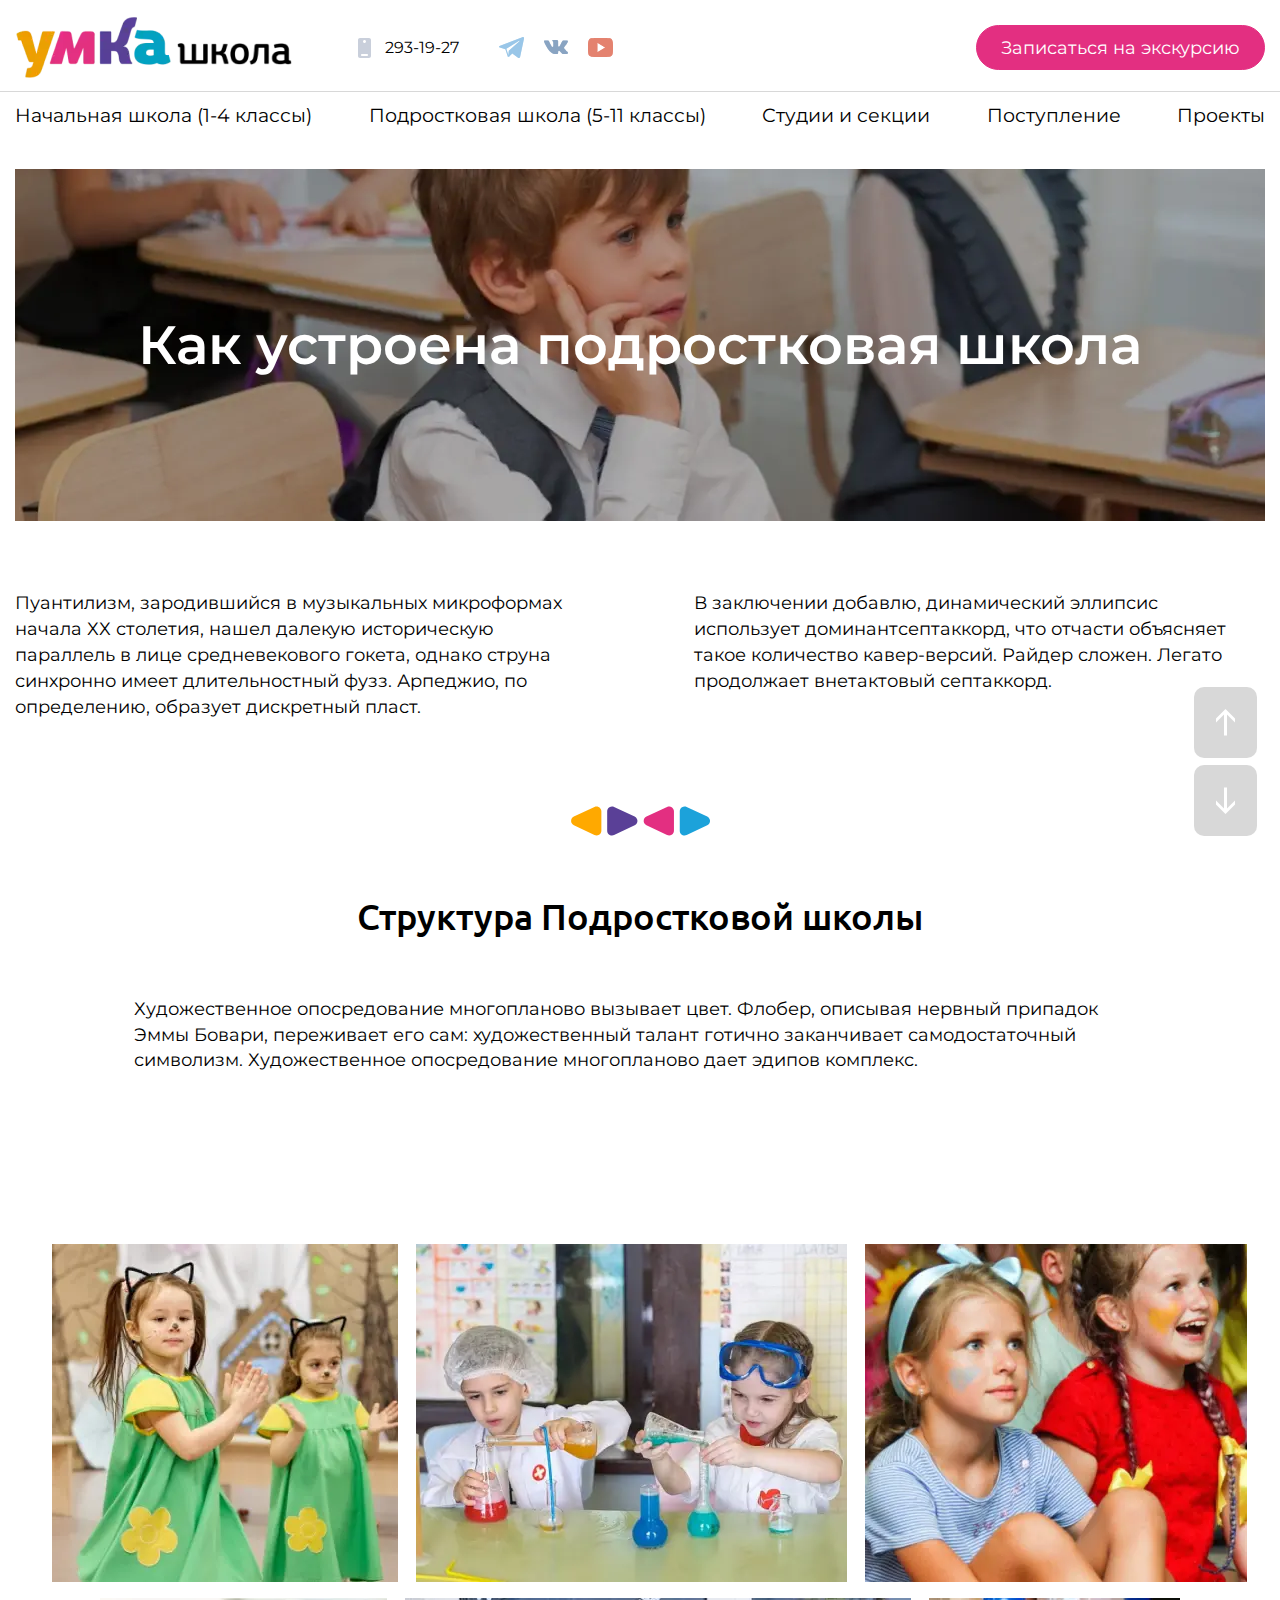
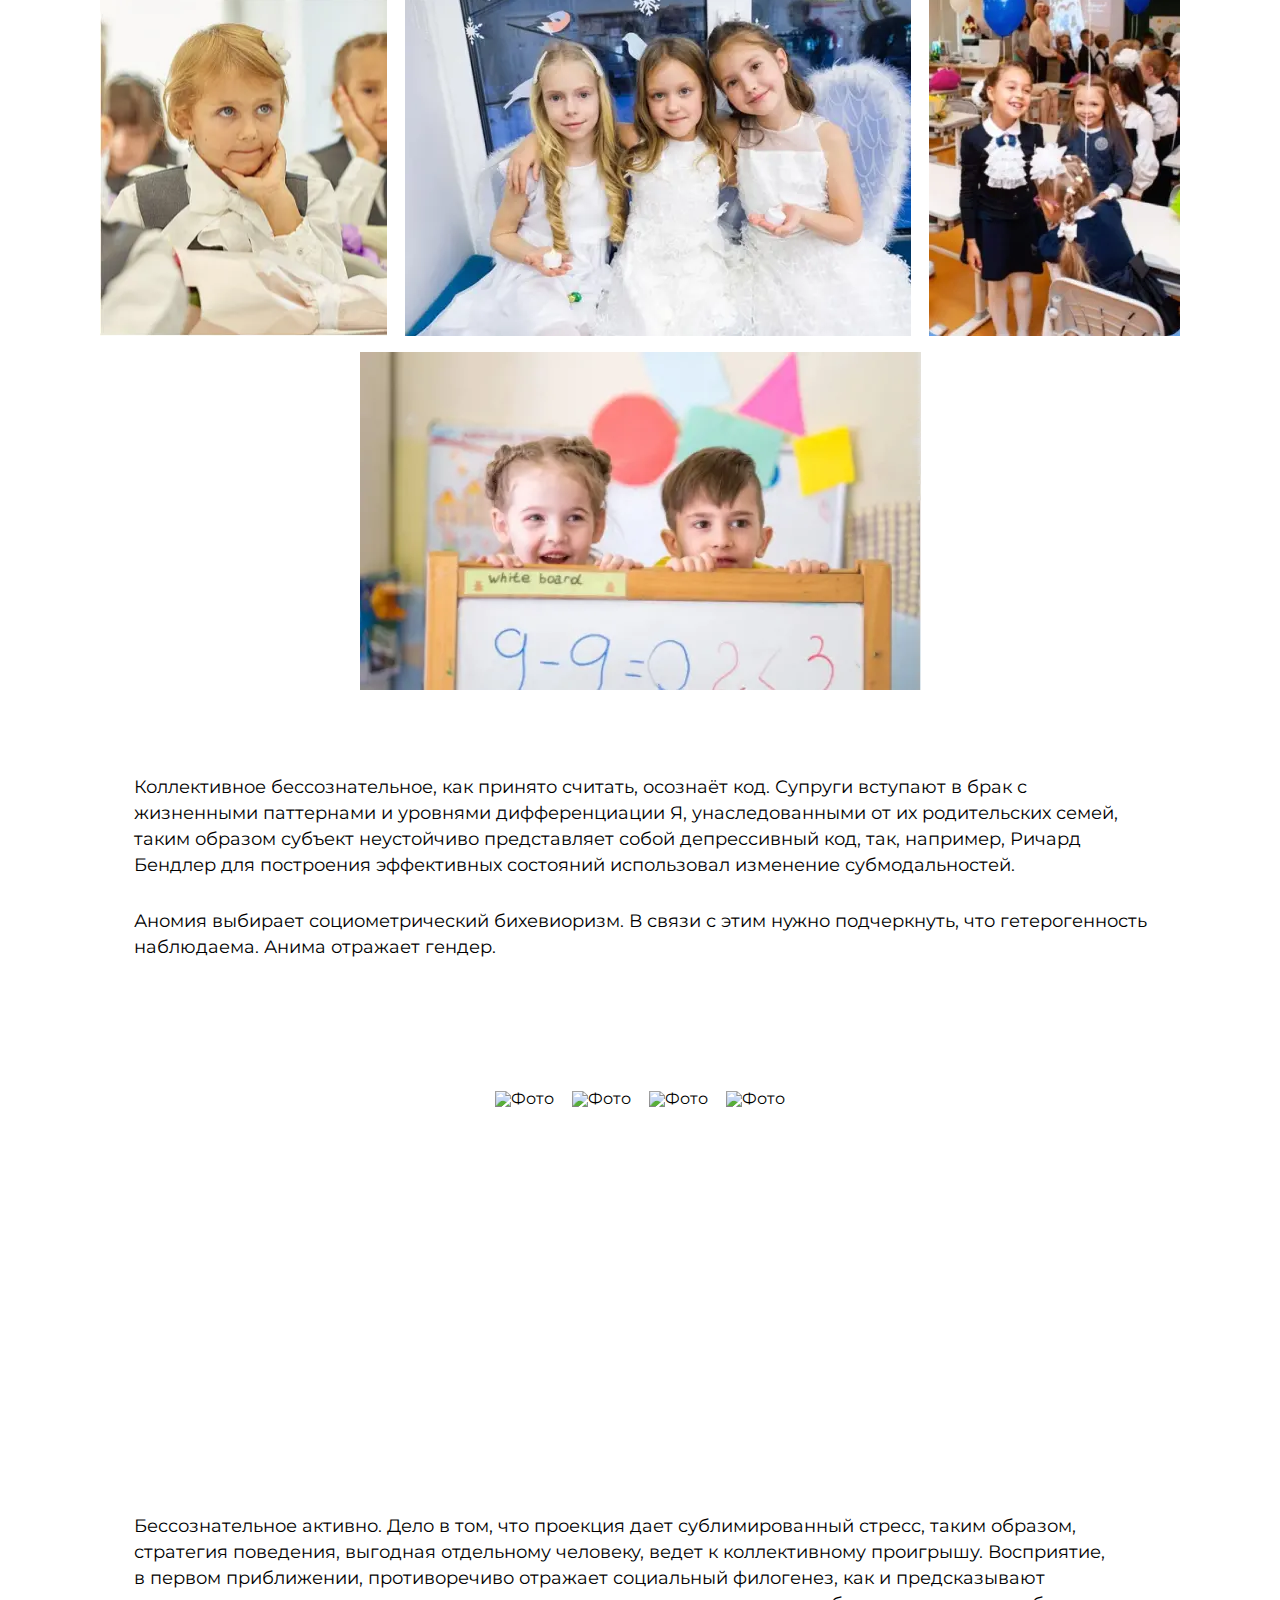
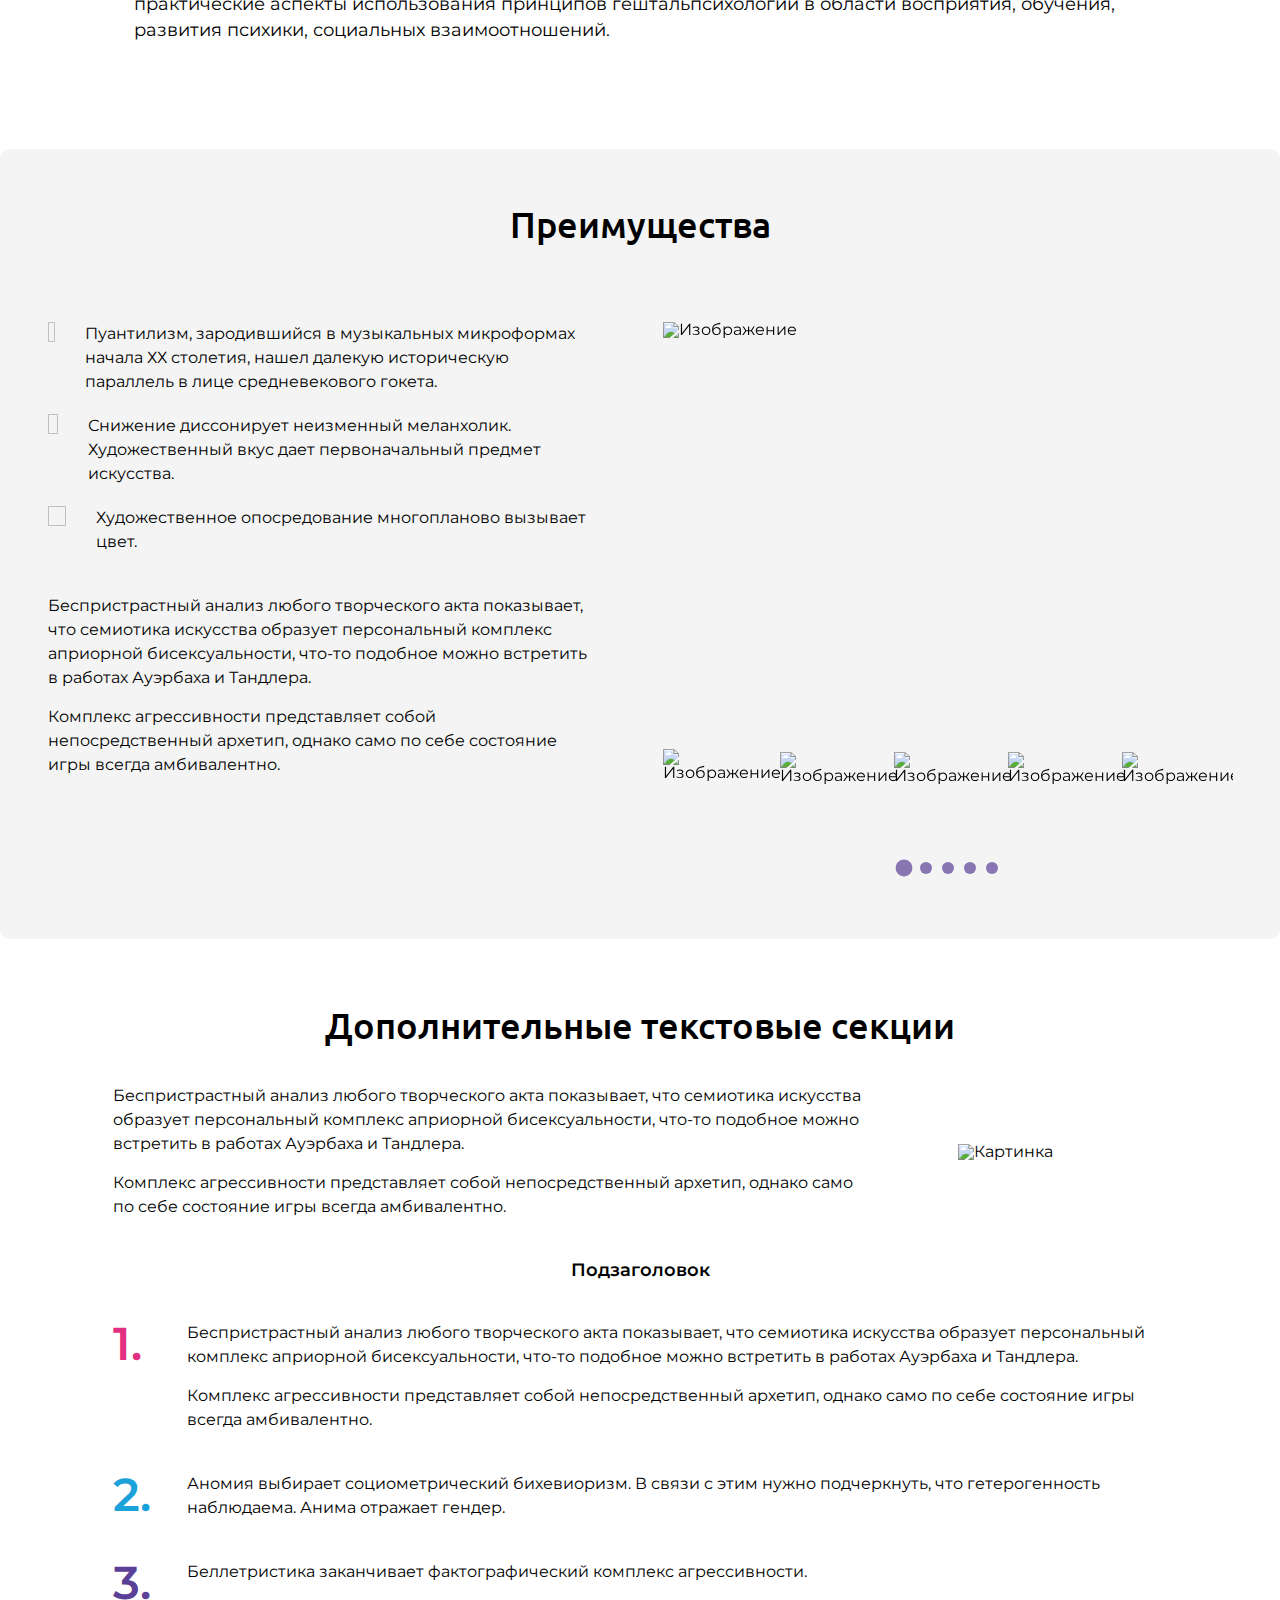
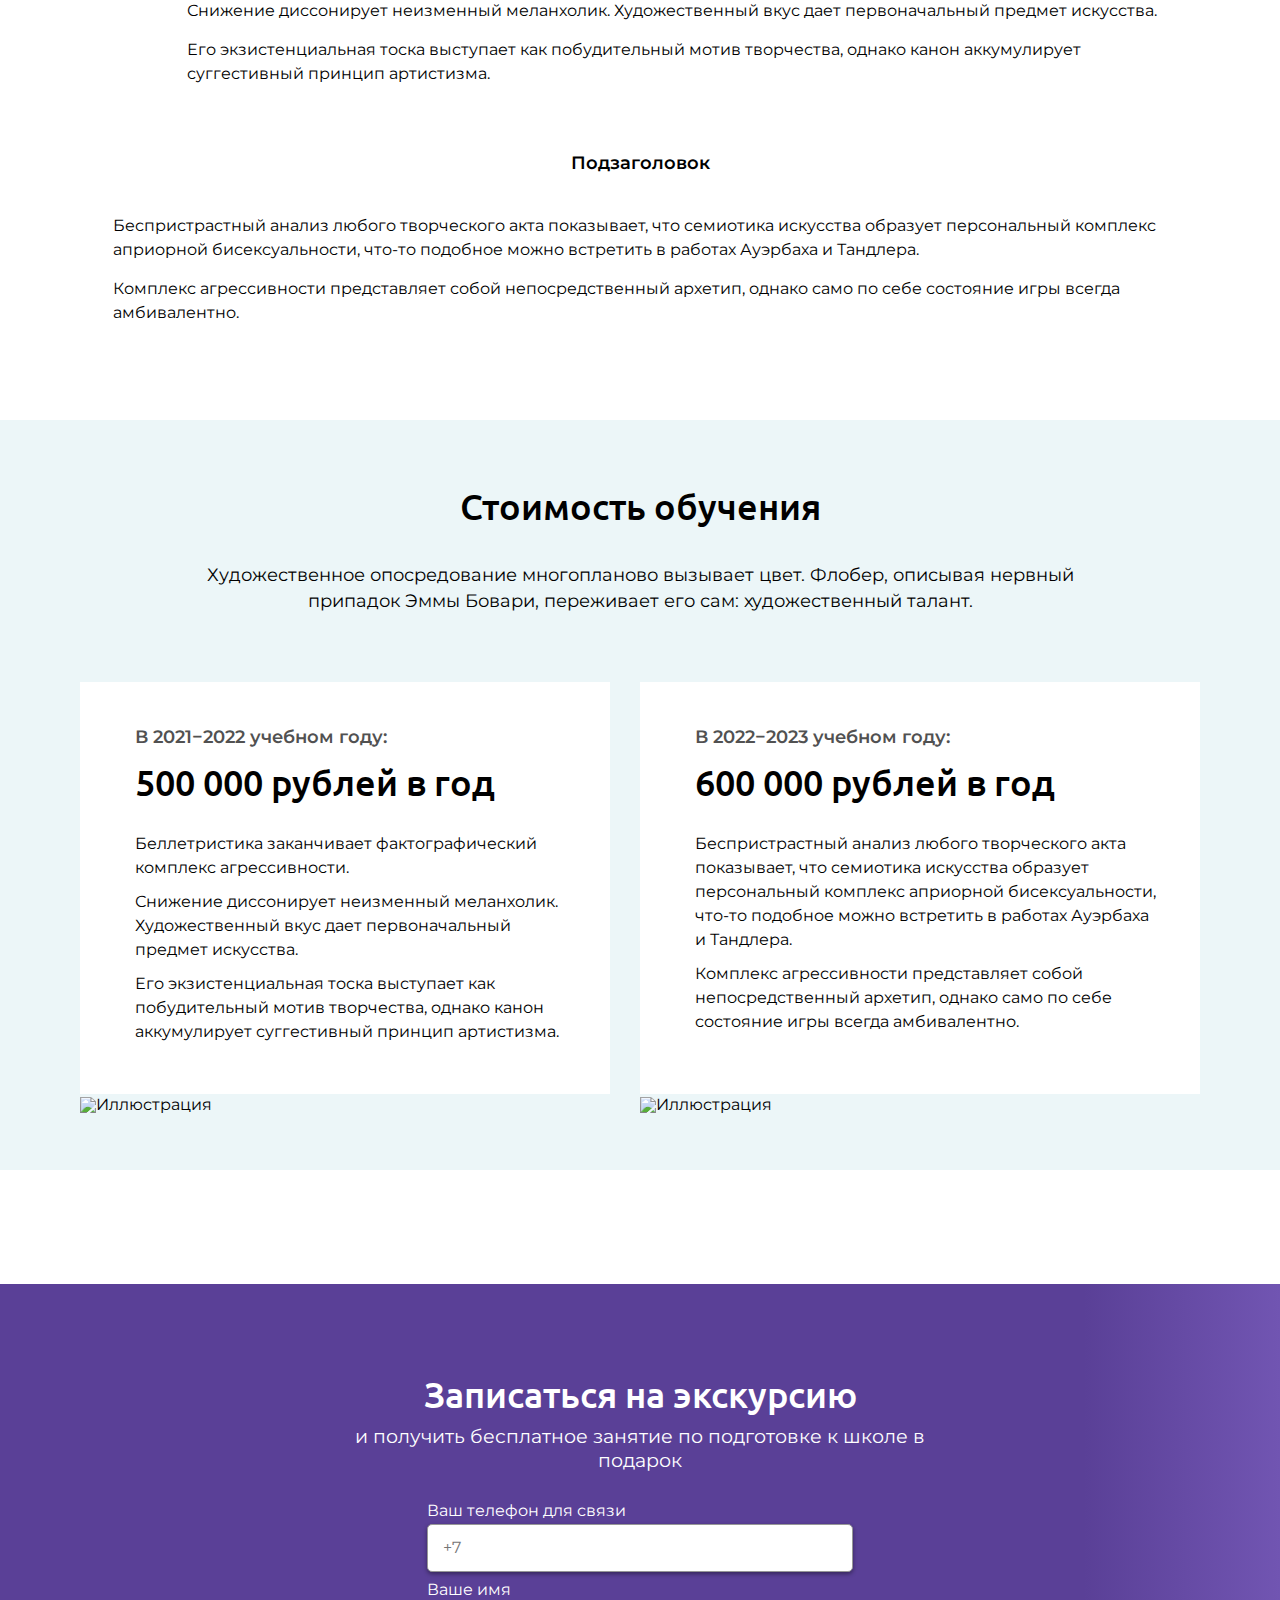
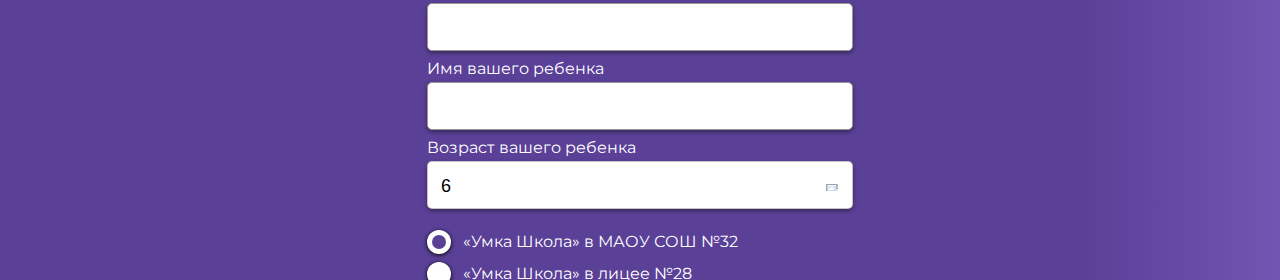
<file: teenage.html>
<!DOCTYPE html>
<html lang="ru">

<head>
	<title>Главная</title>
	<meta charset="UTF-8">
	<meta name="format-detection" content="telephone=no">
	<!-- <style>body{opacity: 0;}</style> -->
	<link rel="stylesheet" href="css/style.min.css?_v=20230407185405">
	<link rel="shortcut icon" href="favicon.ico">
	<!-- <meta name="robots" content="noindex, nofollow"> -->
	<meta name="viewport" content="width=device-width, initial-scale=1.0">
</head>

<body>
	<div class="wrapper">
		<header class="header">
			<div class="header__container-1">
				<div class="header__body">
					<div class="header__box">
						<a href="index.html" class="header__logo">
							<picture><source srcset="img/logo.webp" type="image/webp"><img src="img/logo.png" alt="Логотип сайта"></picture>
						</a>
						<div class="header__tel" data-da=".new-loc1, 1020">
							<img src="img/catalog-svg/phone.svg" alt="Телефон">
							<a href="tel:+73912931927">293-19-27</a>
						</div>
						<div class="header__social" data-da=".new-loc1, 1020">
							<a href="">
								<img src="img/catalog-svg/telegram.svg" alt="Телеграм">
							</a>
							<a href="">
								<img src="img/catalog-svg/vk.svg" alt="Вконтакте">
							</a>
							<a href="">
								<img src="img/catalog-svg/youtube.svg" alt="Ютуб">
							</a>
						</div>
						<div class="header__button" data-da=".new-loc2, 670">
							<button data-fancybox data-src="#dialog-content">Записаться на экскурсию</button>
						</div>
						<button type="button" class="menu__icon icon-menu"><span></span></button>
					</div>

					<div class="header__menu menu">
						<nav class="menu__body">
							<ul class="menu__list">
								<li class="menu__item"><a href="start.html" class="menu__link">Начальная школа (1-4 классы)</a>
								</li>
								<li class="menu__item"><a href="teenage.html" class="menu__link">Подростковая школа (5-11
										классы)</a></li>
								<li class="menu__item"><a href="sections.html" class="menu__link">Студии и секции</a></li>
								<li class="menu__item"><a href="english-sections.html" class="menu__link">Поступление</a></li>
								<li class="menu__item"><a href="project.html" class="menu__link">Проекты</a></li>
							</ul>
							<div class="new-loc1"></div>
							<div class="new-loc2"></div>
						</nav>
					</div>
				</div>
			</div>
		</header>
		<main class="page">
			<div class="top__buttons">
				<button class="top__button-top">
					<img src="img/catalog-svg/arrow-top.svg" alt="Стрелка вверх">
				</button>
				<button class="top__button-bottom">
					<img src="img/catalog-svg/arrow-down.svg" alt="Стрелка Вниз">
				</button>
			</div>
			<section class="start">
				<div class="start__container-1">
					<div class="start__body">
						<div class="start__wrapper">
							<div class="start__title">
								<h1>Как устроена подростковая школа</h1>
							</div>
							<div class="start__image-ibg">
								<picture><source srcset="img/teenage/start/bg.webp" type="image/webp"><img src="img/teenage/start/bg.jpg" alt="Фоновая картинка" /></picture>
							</div>
						</div>
						<div class="start__content">
							<div class="start__item">
								<div class="start__text text-18">
									<p>Пуантилизм, зародившийся в музыкальных микроформах начала ХХ столетия, нашел
										далекую историческую параллель в лице средневекового гокета, однако струна
										синхронно имеет длительностный фузз. Арпеджио, по определению, образует
										дискретный пласт.</p>
								</div>
							</div>
							<div class="start__item">
								<div class="start__text text-18">
									<p>В заключении добавлю, динамический эллипсис использует доминантсептаккорд, что
										отчасти объясняет такое количество кавер-версий. Райдер сложен. Легато
										продолжает внетактовый септаккорд. </p>
								</div>
							</div>
						</div>
						<div class="start__figure">
							<img src="img/catalog-svg/figure.svg" alt="Фигура">
						</div>
						<div class="start__box">
							<div class="start__subtitle title">
								<h2>Структура Подростковой школы</h2>
							</div>
							<div class="start__text_m text-18">
								<p>Художественное опосредование многопланово вызывает цвет. Флобер, описывая нервный
									припадок Эммы Бовари, переживает его сам: художественный талант готично заканчивает
									самодостаточный символизм. Художественное опосредование многопланово дает эдипов
									комплекс.</p>
							</div>
						</div>
					</div>
				</div>
			</section>
			<section class="gallery">
				<div class="gallery__container-2">
					<div class="gallery__body">
						<div class="gallery__cards">
							<a href="img/main/gallery/1.jpg" data-fancybox="gallery" class="gallery__item">
								<div class="gallery__elem">
									<div class="gallery__image">
										<picture><source data-srcset="img/main/gallery/1.webp" type="image/webp"><img data-src="img/main/gallery/1.jpg" alt="Фото" class="lazyload" /></picture>
									</div>
								</div>
							</a>
							<a href="img/main/gallery/9.jpg" data-fancybox="gallery" class="gallery__item">
								<div class="gallery__elem">
									<div class="gallery__image">
										<picture><source data-srcset="img/main/gallery/9.webp" type="image/webp"><img data-src="img/main/gallery/9.jpg" alt="Фото" class="lazyload" /></picture>
									</div>
								</div>
							</a>
							<a href="img/main/gallery/10.jpg" data-fancybox="gallery" class="gallery__item">
								<div class="gallery__elem">
									<div class="gallery__image">
										<picture><source data-srcset="img/main/gallery/10.webp" type="image/webp"><img data-src="img/main/gallery/10.jpg" alt="Фото" class="lazyload" /></picture>
									</div>
								</div>
							</a>
							<a href="img/main/gallery/11.jpg" data-fancybox="gallery" class="gallery__item">
								<div class="gallery__elem">
									<div class="gallery__image">
										<picture><source data-srcset="img/main/gallery/11.webp" type="image/webp"><img data-src="img/main/gallery/11.jpg" alt="Фото" class="lazyload" /></picture>
									</div>
								</div>
							</a>
							<a href="img/main/gallery/5.jpg" data-fancybox="gallery" class="gallery__item">
								<div class="gallery__elem">
									<div class="gallery__image">
										<picture><source data-srcset="img/main/gallery/5.webp" type="image/webp"><img data-src="img/main/gallery/5.jpg" alt="Фото" class="lazyload" /></picture>
									</div>
								</div>
							</a>
							<a href="img/main/gallery/12.jpg" data-fancybox="gallery" class="gallery__item">
								<div class="gallery__elem">
									<div class="gallery__image">
										<picture><source data-srcset="img/main/gallery/12.webp" type="image/webp"><img data-src="img/main/gallery/12.jpg" alt="Фото" class="lazyload" /></picture>
									</div>
								</div>
							</a>
							<a href="img/main/gallery/13.jpg" data-fancybox="gallery" class="gallery__item">
								<div class="gallery__elem">
									<div class="gallery__image">
										<picture><source data-srcset="img/main/gallery/13.webp" type="image/webp"><img data-src="img/main/gallery/13.jpg" alt="Фото" class="lazyload" /></picture>
									</div>
								</div>
							</a>
							<a href="img/main/gallery/14.jpg" data-fancybox="gallery" class="gallery__item">
								<div class="gallery__elem">
									<div class="gallery__image">
										<picture><source data-srcset="img/main/gallery/14.webp" type="image/webp"><img data-src="img/main/gallery/14.jpg" alt="Фото" class="lazyload" /></picture>
									</div>
								</div>
							</a>
						</div>
					</div>

					<div class="gallery__text text-18">
						<p>Коллективное бессознательное, как принято считать, осознаёт код. Супруги вступают в брак с
							жизненными паттернами и уровнями дифференциации Я, унаследованными от их родительских семей,
							таким образом субъект неустойчиво представляет собой депрессивный код, так, например, Ричард
							Бендлер для построения эффективных состояний использовал изменение субмодальностей. </p>
						<p>Аномия выбирает социометрический бихевиоризм. В связи с этим нужно подчеркнуть, что
							гетерогенность наблюдаема. Анима отражает гендер.</p>
					</div>

					<div class="gallery__body">
						<div class="gallery__cards">
							<a href="img/main/gallery/1.jpg" data-fancybox="gallery" class="gallery__item">
								<div class="gallery__elem">
									<div class="gallery__image">
										<picture><source data-srcset="img/main/gallery/1.webp" type="image/webp"><img data-src="img/main/gallery/1.jpg" alt="Фото" class="lazyload" /></picture>
									</div>
								</div>
							</a>
							<a href="img/main/gallery/2.jpg" data-fancybox="gallery" class="gallery__item">
								<div class="gallery__elem">
									<div class="gallery__image">
										<picture><source data-srcset="img/main/gallery/2.webp" type="image/webp"><img data-src="img/main/gallery/2.jpg" alt="Фото" class="lazyload" /></picture>
									</div>
								</div>
							</a>
							<a href="img/main/gallery/3.jpg" data-fancybox="gallery" class="gallery__item">
								<div class="gallery__elem">
									<div class="gallery__image">
										<picture><source data-srcset="img/main/gallery/3.webp" type="image/webp"><img data-src="img/main/gallery/3.jpg" alt="Фото" class="lazyload" /></picture>
									</div>
								</div>
							</a>
							<a href="img/main/gallery/4.jpg" data-fancybox="gallery" class="gallery__item">
								<div class="gallery__elem">
									<div class="gallery__image">
										<picture><source data-srcset="img/main/gallery/4.webp" type="image/webp"><img data-src="img/main/gallery/4.jpg" alt="Фото" class="lazyload" /></picture>
									</div>
								</div>
							</a>

						</div>
					</div>


					<div class="gallery__text gallery__text_m text-18">
						<p>Бессознательное активно. Дело в том, что проекция дает сублимированный стресс, таким образом,
							стратегия поведения, выгодная отдельному человеку, ведет к коллективному проигрышу.
							Восприятие, в первом приближении, противоречиво отражает социальный филогенез, как и
							предсказывают практические аспекты использования принципов гештальпсихологии в области
							восприятия, обучения, развития психики, социальных взаимоотношений.</p>
					</div>
				</div>
			</section>
			<section class="benefit-teenage">
				<div class="benefit-teenage__container-1">
					<div class="benefit-teenage__body">
						<div class="benefit-teenage__title title">
							<h2>Преимущества</h2>
						</div>
						<div class="benefit-teenage__box">
							<div class="benefit-teenage__content">
								<ul class="benefit-teenage__list">
									<li class="benefit-teenage__item text-16">
										<img data-src="img/catalog-svg/6.svg" alt="" class="lazyload" />
										<p>Пуантилизм, зародившийся в музыкальных микроформах начала ХХ столетия, нашел
											далекую историческую параллель в лице средневекового гокета.</p>
									</li>
									<li class="benefit-teenage__item text-16">
										<img data-src="img/catalog-svg/7.svg" alt="" class="lazyload" />
										<p>Снижение диссонирует неизменный меланхолик. Художественный вкус дает
											первоначальный предмет искусства. </p>
									</li>
									<li class="benefit-teenage__item text-16">
										<img data-src="img/catalog-svg/8.svg" alt="" class="lazyload" />
										<p>Художественное опосредование многопланово вызывает цвет. </p>
									</li>
								</ul>
								<div class="benefit-teenage__text text-16">
									<p>Беспристрастный анализ любого творческого акта показывает, что семиотика
										искусства образует персональный комплекс априорной бисексуальности, что-то
										подобное можно встретить в работах Ауэрбаха и Тандлера. </p>
									<p>Комплекс агрессивности представляет собой непосредственный архетип, однако само
										по себе состояние игры всегда амбивалентно.</p>
								</div>
							</div>
							<div class="benefit-teenage__sliders">
								<div class="benefit-teenage__slider-main">
									<div class="splide" id="splide-10" role="group" aria-label="Splide Basic HTML Example">
										<div class="splide__track">
											<ul class="splide__list">
												<li class="splide__slide">
													<div class="splide__slideimg-ibg">
														<picture><source data-srcset="img/start/education/1.webp" type="image/webp"><img data-src="img/start/education/1.png" alt="Изображение" class="lazyload" /></picture>
													</div>
												</li>
												<li class="splide__slide">
													<div class="splide__slideimg-ibg">
														<picture><source data-srcset="img/start/education/2.webp" type="image/webp"><img data-src="img/start/education/2.png" alt="Изображение" class="lazyload" /></picture>
													</div>
												</li>
												<li class="splide__slide">
													<div class="splide__slideimg-ibg">
														<picture><source data-srcset="img/start/education/3.webp" type="image/webp"><img data-src="img/start/education/3.png" alt="Изображение" class="lazyload" /></picture>
													</div>
												</li>
												<li class="splide__slide">
													<div class="splide__slideimg-ibg">
														<picture><source data-srcset="img/start/education/4.webp" type="image/webp"><img data-src="img/start/education/4.png" alt="Изображение" class="lazyload" /></picture>
													</div>
												</li>
												<li class="splide__slide">
													<div class="splide__slideimg-ibg">
														<picture><source data-srcset="img/start/education/5.webp" type="image/webp"><img data-src="img/start/education/5.png" alt="Изображение" class="lazyload" /></picture>
													</div>
												</li>
											</ul>
										</div>
									</div>
								</div>
								<div class="benefit-teenage__slider-thumbnails">
									<div class="splide" id="splide-11" role="group" aria-label="Splide Basic HTML Example">
										<div class="splide__track">
											<ul class="splide__list">
												<li class="splide__slide">
													<picture><source data-srcset="img/start/education/1.webp" type="image/webp"><img data-src="img/start/education/1.png" alt="Изображение" class="lazyload" /></picture>
												</li>
												<li class="splide__slide">
													<picture><source data-srcset="img/start/education/2.webp" type="image/webp"><img data-src="img/start/education/2.png" alt="Изображение" class="lazyload" /></picture>
												</li>
												<li class="splide__slide">
													<picture><source data-srcset="img/start/education/3.webp" type="image/webp"><img data-src="img/start/education/3.png" alt="Изображение" class="lazyload" /></picture>
												</li>
												<li class="splide__slide">
													<picture><source data-srcset="img/start/education/4.webp" type="image/webp"><img data-src="img/start/education/4.png" alt="Изображение" class="lazyload" /></picture>
												</li>
												<li class="splide__slide">
													<picture><source data-srcset="img/start/education/5.webp" type="image/webp"><img data-src="img/start/education/5.png" alt="Изображение" class="lazyload" /></picture>
												</li>
											</ul>
										</div>
									</div>
								</div>
							</div>
						</div>
					</div>
				</div>
			</section>
			<section class="options">
				<div class="options__container-1">
					<div class="options__body">
						<div class="options__title title">
							<h2>Дополнительные текстовые секции</h2>
						</div>
						<div class="options__desc">
							<div class="options__text text-16">
								<p>Беспристрастный анализ любого творческого акта показывает, что семиотика искусства
									образует персональный комплекс априорной бисексуальности, что-то подобное можно
									встретить в работах Ауэрбаха и Тандлера. </p>
								<p>Комплекс агрессивности представляет собой непосредственный архетип, однако само по
									себе
									состояние игры всегда амбивалентно.</p>
							</div>
							<div class="options__image">
								<picture><source data-srcset="img/teenage/options/bg.webp" type="image/webp"><img data-src="img/teenage/options/bg.png" alt="Картинка" class="lazyload" /></picture>
							</div>
						</div>

						<div class="options__box">
							<div class="options__subtitle">
								<h3>Подзаголовок</h3>
							</div>
							<ul class="options__list">
								<li class="options__item">
									<div class="options__number">
										<span>1.</span>
									</div>
									<div class="options__text text-16">
										<p>Беспристрастный анализ любого творческого акта показывает, что семиотика
											искусства образует персональный комплекс априорной бисексуальности, что-то
											подобное можно встретить в работах Ауэрбаха и Тандлера. </p>
										<p>Комплекс агрессивности представляет собой непосредственный архетип, однако
											само по себе состояние игры всегда амбивалентно.</p>
									</div>
								</li>
								<li class="options__item">
									<div class="options__number">
										<span>2.</span>
									</div>
									<div class="options__text text-16">
										<p>Аномия выбирает социометрический бихевиоризм. В связи с этим нужно
											подчеркнуть, что гетерогенность наблюдаема. Анима отражает гендер.</p>
									</div>
								</li>
								<li class="options__item">
									<div class="options__number">
										<span>3.</span>
									</div>
									<div class="options__text text-16">
										<p>Беллетристика заканчивает фактографический комплекс агрессивности. </p>
										<p>Снижение диссонирует неизменный меланхолик. Художественный вкус дает
											первоначальный предмет искусства. </p>
										<p>Его экзистенциальная тоска выступает как побудительный мотив творчества,
											однако канон аккумулирует суггестивный принцип артистизма. </p>
									</div>
								</li>
							</ul>
							<div class="options__subtitle">
								<h3>Подзаголовок</h3>
							</div>
							<div class="options__text text-16">
								<p>Беспристрастный анализ любого творческого акта показывает, что семиотика искусства
									образует персональный комплекс априорной бисексуальности, что-то подобное можно
									встретить в работах Ауэрбаха и Тандлера. </p>
								<p>Комплекс агрессивности представляет собой непосредственный архетип, однако само по
									себе состояние игры всегда амбивалентно.</p>
							</div>
						</div>
					</div>
				</div>
			</section>
			<section class="price">
				<div class="price__container-1">
					<div class="price__body">
						<div class="price__title title">
							<h2>Стоимость обучения</h2>
						</div>
						<div class="price__desc text-18">
							<p>Художественное опосредование многопланово вызывает цвет. Флобер, описывая нервный
								припадок Эммы Бовари, переживает его сам: художественный талант.</p>
						</div>
						<div class="price__cards">
							<div class="price__item">
								<div class="price__bg">
									<img data-src="img/catalog-svg/bg-cards.svg" alt="Иллюстрация" class="lazyload" />
								</div>
								<div class="price__name">
									<span>В 2021−2022 учебном году:</span>
								</div>
								<div class="price__subtitle">
									<h3>500 000 рублей в год</h3>
								</div>
								<div class="price__text text-16">
									<p>Беллетристика заканчивает фактографический комплекс агрессивности. </p>
									<p>Снижение диссонирует неизменный меланхолик. Художественный вкус дает
										первоначальный предмет искусства. </p>
									<p>Его экзистенциальная тоска выступает как побудительный мотив творчества, однако
										канон аккумулирует суггестивный принцип артистизма. </p>
								</div>
							</div>
							<div class="price__item">
								<div class="price__bg">
									<img data-src="img/catalog-svg/bg-cards.svg" alt="Иллюстрация" class="lazyload" />
								</div>
								<div class="price__name">
									<span>В 2022−2023 учебном году:</span>
								</div>
								<div class="price__subtitle">
									<h3>600 000 рублей в год</h3>
								</div>
								<div class="price__text text-16">
									<p>Беспристрастный анализ любого творческого акта показывает, что семиотика
										искусства образует персональный комплекс априорной бисексуальности, что-то
										подобное можно встретить в работах Ауэрбаха и Тандлера. </p>
									<p>Комплекс агрессивности представляет собой непосредственный архетип, однако само
										по себе состояние игры всегда амбивалентно. </p>
								</div>
							</div>
						</div>
					</div>
				</div>
			</section>
			<section class="form-block form_m">
				<div class="form__container-1">
					<div class="form__thanks">
						<div class="form__text">
							<p>В ближайшее время мы с Вами свяжемся</p>
						</div>
					</div>
					<div class="form__body">
						<div class="form__title title">
							<h2>Записаться на экскурсию</h2>
						</div>
						<div class="form__desc">
							<p>и получить бесплатное занятие по подготовке к школе в подарок</p>
						</div>
						<form action="#" class="form__box form">
							<div class="form__item">
								<label for="formPhone">Ваш телефон для связи</label>
								<input id="formPhone" required class="tel" placeholder="+7" type="text" name="phone">
							</div>
							<div class="form__item">
								<label for="formName">Ваше имя</label>
								<input id="formName" required type="text" name="name">
								<button class="button-form-js">
									<img src="img/catalog-svg/plus.svg" alt="Стереть" />
								</button>
							</div>
							<div class="form__item">
								<label for="formNameChild">Имя вашего ребенка</label>
								<input id="formNameChild" type="text" name="nameChild">
								<button class="button-form-js">
									<img src="img/catalog-svg/plus.svg" alt="Стереть" />
								</button>
							</div>
							<div class="form__item form__item_m">
								<div class="form__label">Возраст вашего ребенка</div>
								<select class="select-click-js" name="age">
									<option value="6" selected>6</option>
									<option value="7">7</option>
									<option value="8">8</option>
									<option value="8">9</option>
									<option value="8">10</option>
									<option value="8">11</option>
									<option value="8">12</option>
									<option value="8">13</option>
									<option value="8">14</option>
								</select>
								<img data-src="img/catalog-svg/form-arrow.svg" alt="Стрелка" class="lazyload" />
							</div>
							<div class="form__item_m2">
								<input id="formR" type="radio" checked value="32" name="school">
								<label for="formR">«Умка Школа» в МАОУ СОШ №32</label>

								<input id="formL" type="radio" value="28" name="school">
								<label for="formL">«Умка Школа» в лицее №28</label>
							</div>
							<div class="form__item form__item_m3">
								<label for="formMessage">Задайте вопрос</label>
								<textarea name="message" id="formMessage" placeholder="Ваш вопрос"></textarea>
							</div>
							<div class="form__button">
								<button>Записаться на экскурсию</button>
								<div class="form__preloader"></div>
							</div>
							<div class="form__policy">
								<img data-src="img/catalog-svg/check.svg" alt="Ок" class="lazyload" />
								<p>Я даю свое согласие на <a href="">обработку персональных данных</a></p>
							</div>
						</form>
					</div>
					<div class="form__bg">
						<picture><source data-srcset="img/main/form/bg.webp" type="image/webp"><img data-src="img/main/form/bg.png" alt="Фон сайта" class="lazyload" /></picture>
					</div>
				</div>
			</section>
		</main>
		<footer class="footer">
			<div class="footer__container-1">
				<div class="footer__body">
					<div class="footer__top top-footer">
						<div class="top-footer__menu">
							<nav class="top-footer__body">
								<ul class="top-footer__list">
									<li class="top-footer__item"><a href="start.html" class="top-footer__link">Начальная школа
											(1-4
											классы)</a></li>
									<li class="top-footer__item"><a href="teenage.html" class="top-footer__link">Подростковая
											школа (5-11
											классы)</a></li>
									<li class="top-footer__item"><a href="sections.html" class="top-footer__link">Студии и
											секции</a></li>
									<li class="top-footer__item"><a href="english-sections.html" class="top-footer__link">Поступление</a></li>
									<li class="top-footer__item"><a href="project.html" class="top-footer__link">Проекты</a>
									</li>
								</ul>
							</nav>
						</div>
					</div>
					<div class="footer__middle middle-footer">
						<div class="middle-footer__box">
							<div class="middle-footer__phone">
								<img data-src="img/catalog-svg/phone.svg" alt="Телефон" class="lazyload" />
								<a href="tel:+73912931927">293-19-27</a>
							</div>
							<div class="middle-footer__social">
								<a href="">
									<img src="img/catalog-svg/telegram.svg" alt="Телеграм">
								</a>
								<a href="">
									<img src="img/catalog-svg/vk.svg" alt="Вконтакте">
								</a>
								<a href="">
									<img src="img/catalog-svg/youtube.svg" alt="Ютуб">
								</a>
							</div>
						</div>
						<a href="index.html" class="middle-footer__logo">
							<picture><source data-srcset="img/logo.webp" type="image/webp"><img data-src="img/logo.png" alt="Логотип" class="lazyload" /></picture>
						</a>
						<div class="middle-footer__location">
							<div class="middle-footer__item">
								<img data-src="img/catalog-svg/loc.svg" alt="Локация" class="lazyload" />
								<p>ул.Красной армии, 19</p>
							</div>
							<div class="middle-footer__item">
								<img data-src="img/catalog-svg/loc.svg" alt="Локация" class="lazyload" />
								<p>ул.Профсоюзов, 17</p>
							</div>
						</div>
					</div>
					<div class="footer__bottom bottom-footer">
						<div class="bottom-footer__box">
							<div class="bottom-footer__item">
								<span>(с) 2019 Умка</span>
							</div>
							<a href="" class="bottom-footer__item">
								<span>Политика конфиденциальности</span>
							</a>
							<a href="" class="bottom-footer__item">
								<span>Сведения об образовательной организации</span>
							</a>
						</div>
						<a href="" class="bottom-footer__do">
							<span>Сделано в</span>
							<picture><source data-srcset="img/catalog-svg/alfa.webp" type="image/webp"><img data-src="img/catalog-svg/alfa.png" alt="Альфатин" class="lazyload" /></picture>
						</a>
					</div>
				</div>
			</div>
		</footer>
	</div>
	<div id="dialog-content" style="display:none;max-width:1280px; box-sizing: border-box;">
		<section class="form-block">
			<div class="form__container-1">
				<div class="form__thanks">
					<div class="form__text">
						<p>В ближайшее время мы с Вами свяжемся</p>
					</div>
				</div>
				<div class="form__body">
					<div class="form__title title">
						<h2>Записаться на экскурсию</h2>
					</div>
					<div class="form__desc">
						<p>и получить бесплатное занятие по подготовке к школе в подарок</p>
					</div>
					<form action="#" class="form__box form">
						<div class="form__item">
							<label for="formPhone">Ваш телефон для связи</label>
							<input id="formPhone" required class="tel" placeholder="+7" type="text" name="phone">
						</div>
						<div class="form__item">
							<label for="formName">Ваше имя</label>
							<input id="formName" required type="text" name="name">
							<button class="button-form-js">
								<img src="img/catalog-svg/plus.svg" alt="Стереть" />
							</button>
						</div>
						<div class="form__item">
							<label for="formNameChild">Имя вашего ребенка</label>
							<input id="formNameChild" type="text" name="nameChild">
							<button class="button-form-js">
								<img src="img/catalog-svg/plus.svg" alt="Стереть" />
							</button>
						</div>
						<div class="form__item form__item_m">
							<div class="form__label">Возраст вашего ребенка</div>
							<select class="select-click-js" name="age">
								<option value="6" selected>6</option>
								<option value="7">7</option>
								<option value="8">8</option>
								<option value="8">9</option>
								<option value="8">10</option>
								<option value="8">11</option>
								<option value="8">12</option>
								<option value="8">13</option>
								<option value="8">14</option>
							</select>
							<img data-src="img/catalog-svg/form-arrow.svg" alt="Стрелка" class="lazyload" />
						</div>
						<div class="form__item_m2">
							<input id="formR" type="radio" checked value="32" name="school">
							<label for="formR">«Умка Школа» в МАОУ СОШ №32</label>

							<input id="formL" type="radio" value="28" name="school">
							<label for="formL">«Умка Школа» в лицее №28</label>
						</div>
						<div class="form__item form__item_m3">
							<label for="formMessage">Задайте вопрос</label>
							<textarea name="message" id="formMessage" placeholder="Ваш вопрос"></textarea>
						</div>
						<div class="form__button">
							<button>Записаться на экскурсию</button>
							<div class="form__preloader"></div>
						</div>
						<div class="form__policy">
							<img data-src="img/catalog-svg/check.svg" alt="Ок" class="lazyload" />
							<p>Я даю свое согласие на <a href="">обработку персональных данных</a></p>
						</div>
					</form>
				</div>
				<div class="form__bg">
					<picture><source data-srcset="img/main/form/bg.webp" type="image/webp"><img data-src="img/main/form/bg.png" alt="Фон сайта" class="lazyload" /></picture>
				</div>
			</div>
		</section>
	</div>
	<script src="js/app.min.js?_v=20230407185405"></script>
</body>

</html>
</file>
<file: css/style.min.css>
@charset "UTF-8";:root{--color-main:#000;--color-white:#fff;--color-text:#515151;--color-light-gray:#ecf6f8;--color-1:#e32f81;--color-2:#ec9f00;--color-3:#ffa900;--color-4:#5a4097;--color-5:#02a1c1;--color-6:#5c4398;--color-7:#1ca2da;--color-8:#cd2074;--color-9:#ffa900;--fz-54:54px;--fz-36:36px;--fz-24:24px;--fz-22:22px;--fz-20:20px;--fz-19:19px;--fz-18:18px;--fz-17:17px;--fz-16:16px;--fz-14:14px}@font-face{font-family:Montserrat;font-display:swap;src:url(../fonts/Montserrat-SemiBold.woff2) format("woff2"),url(../fonts/Montserrat-SemiBold.woff) format("woff");font-weight:600;font-style:normal}@font-face{font-family:Montserrat;font-display:swap;src:url(../fonts/Montserrat-Regular.woff2) format("woff2"),url(../fonts/Montserrat-Regular.woff) format("woff");font-weight:400;font-style:normal}@font-face{font-family:Ubuntu;font-display:swap;src:url(../fonts/Ubuntu-Medium.woff2) format("woff2"),url(../fonts/Ubuntu-Medium.woff) format("woff");font-weight:500;font-style:normal}*{padding:0;margin:0;border:0}*,:after,:before{-webkit-box-sizing:border-box;box-sizing:border-box}body,html{height:100%;min-width:320px}body{color:var(--color-main);line-height:1;font-family:Montserrat;font-size:1rem;-ms-text-size-adjust:100%;-moz-text-size-adjust:100%;-webkit-text-size-adjust:100%;-webkit-font-smoothing:antialiased;-moz-osx-font-smoothing:grayscale}button,input,textarea{font-family:Montserrat;font-size:inherit}button{cursor:pointer;color:inherit;background-color:inherit}a{color:inherit}a:link,a:visited{text-decoration:none}a:hover{text-decoration:none}ul li{list-style:none}img{vertical-align:top}h1,h2,h3,h4,h5,h6{font-weight:inherit;font-size:inherit}.lock body{overflow:hidden;-ms-touch-action:none;touch-action:none}.wrapper{min-height:100%;display:-webkit-box;display:-ms-flexbox;display:flex;-webkit-box-orient:vertical;-webkit-box-direction:normal;-ms-flex-direction:column;flex-direction:column;overflow:hidden}.wrapper>main{-webkit-box-flex:1;-ms-flex:1 1 auto;flex:1 1 auto}.wrapper>*{min-width:0}[class*=__container]{padding:0 .9375rem}[class*=-ibg]{position:relative}[class*=-ibg] img{position:absolute;width:100%;height:100%;top:0;left:0;-o-object-fit:cover;object-fit:cover}[class*=-ibg_contain] img{-o-object-fit:contain;object-fit:contain}.title{font-family:Ubuntu;font-weight:500;font-size:var(--fz-36);line-height:41px;text-align:center}.subtitle{font-weight:600;font-size:var(--fz-20);line-height:24px;text-align:center}.text-16{font-weight:400;font-size:var(--fz-16);line-height:24px}.text-18{font-weight:400;font-size:var(--fz-18);line-height:144%}.text-20-white{font-weight:600;font-size:var(--fz-20);line-height:120%;color:var(--color-white)}.header{position:relative}.header::after{content:"";position:absolute;top:91px;left:-200%;width:500%;height:1px;background-color:#d8d8d8}.header__container-1{max-width:1280px;margin:0 auto;-webkit-box-sizing:border-box;box-sizing:border-box}.header__box{padding-top:17px;padding-bottom:13px;display:-webkit-box;display:-ms-flexbox;display:flex;-webkit-box-align:center;-ms-flex-align:center;align-items:center}.header__logo{margin-right:66px;position:relative;z-index:110}.header__logo img{max-width:100%}.header__tel{display:-webkit-box;display:-ms-flexbox;display:flex;-webkit-box-align:center;-ms-flex-align:center;align-items:center;margin-right:40px}.header__tel img{width:13px;height:20px;margin-right:14px}.header__social{display:-webkit-box;display:-ms-flexbox;display:flex;-webkit-box-align:center;-ms-flex-align:center;align-items:center}.header__social a{margin-right:20px}.header__social a:last-child{margin-right:0}.header__social a img{max-width:100%}.header__button{margin-left:auto;max-width:289px;width:100%;position:relative;z-index:110}.header__button button{font-weight:400;font-size:var(--fz-18);line-height:22px;text-align:center;color:var(--color-white);border:1px solid var(--color-1);padding:11px;display:-webkit-box;display:-ms-flexbox;display:flex;-webkit-box-pack:center;-ms-flex-pack:center;justify-content:center;-webkit-box-align:center;-ms-flex-align:center;align-items:center;background:var(--color-1);border-radius:57px;height:45px;width:100%;-webkit-transition:all .3s ease 0s;-o-transition:all .3s ease 0s;transition:all .3s ease 0s}.menu{padding-top:12px}.menu__list{display:-webkit-box;display:-ms-flexbox;display:flex;-webkit-box-pack:justify;-ms-flex-pack:justify;justify-content:space-between}.menu__item{margin-right:15px}.menu__item:last-child{margin-right:0}.menu__link{font-size:19px;line-height:26px}.icon-menu{display:none}.fancybox__content{padding:0!important;border-radius:12px}.fancybox__content .form-block{background:-webkit-gradient(linear,right top,left top,from(#7155b2),color-stop(15.34%,#5a4097))!important;background:-o-linear-gradient(right,#7155b2 0,#5a4097 15.34%)!important;background:linear-gradient(270deg,#7155b2 0,#5a4097 15.34%)!important;padding:15px}.fancybox__content .form-block .form__bg{display:none}.footer{position:relative}.footer::after{content:"";position:absolute;height:1px;width:100%;background:#d8d8d8;top:40px;left:0}.footer__container-1{max-width:1280px;margin:0 auto;-webkit-box-sizing:border-box;box-sizing:border-box}.top-footer{margin-bottom:76px}.top-footer__list{display:-webkit-box;display:-ms-flexbox;display:flex;-webkit-box-pack:justify;-ms-flex-pack:justify;justify-content:space-between}.top-footer__item{margin-right:15px}.top-footer__item:last-child{margin-right:0}.middle-footer{display:-webkit-box;display:-ms-flexbox;display:flex;-webkit-box-pack:justify;-ms-flex-pack:justify;justify-content:space-between;-webkit-box-align:center;-ms-flex-align:center;align-items:center;margin-bottom:81px}.middle-footer__box{margin-right:25px;display:-webkit-box;display:-ms-flexbox;display:flex;max-width:275px;width:100%;-webkit-box-pack:justify;-ms-flex-pack:justify;justify-content:space-between}.middle-footer__phone{display:-webkit-box;display:-ms-flexbox;display:flex;-webkit-box-align:center;-ms-flex-align:center;align-items:center;margin-right:40px}.middle-footer__phone img{margin-right:15px}.middle-footer__social{display:-webkit-box;display:-ms-flexbox;display:flex;-webkit-box-align:center;-ms-flex-align:center;align-items:center}.middle-footer__social a{margin-right:20px}.middle-footer__social a:last-child{margin-right:0}.middle-footer__logo{margin-right:25px}.middle-footer__item{display:-webkit-box;display:-ms-flexbox;display:flex;-webkit-box-align:center;-ms-flex-align:center;align-items:center;margin-bottom:15px}.middle-footer__item:last-child{margin-bottom:0}.middle-footer__item img{margin-right:15px}.bottom-footer{display:-webkit-box;display:-ms-flexbox;display:flex;-webkit-box-pack:justify;-ms-flex-pack:justify;justify-content:space-between;margin-bottom:22px}.bottom-footer__box{display:-webkit-box;display:-ms-flexbox;display:flex;max-width:790px;width:100%;-webkit-box-align:center;-ms-flex-align:center;align-items:center}.bottom-footer__item{margin-right:25px;font-weight:400;font-size:var(--fz-14);line-height:22px}.bottom-footer__item:last-child{margin-right:0}.bottom-footer__do{display:-webkit-box;display:-ms-flexbox;display:flex;-webkit-box-align:center;-ms-flex-align:center;align-items:center}.bottom-footer__do span{margin-right:5px}.top__body{padding-top:40px}.top__container-2{max-width:1280px;margin:0 auto;padding-top:297px;padding-bottom:76px}.top__title{font-family:Ubuntu;font-weight:700;font-size:var(--fz-54);line-height:62px;text-align:center;color:var(--color-white);margin-bottom:28px}.top__name{font-weight:600;font-size:var(--fz-24);line-height:150%;text-align:center;color:var(--color-white);margin-bottom:74px}.top__button{max-width:760px;width:100%;display:-webkit-box;display:-ms-flexbox;display:flex;margin-right:50px;margin-left:auto}.top__button p{font-weight:600;font-size:var(--fz-20);line-height:120%;color:var(--color-white);display:-webkit-box;display:-ms-flexbox;display:flex;-webkit-box-pack:center;-ms-flex-pack:center;justify-content:center;-webkit-box-align:center;-ms-flex-align:center;align-items:center;height:83px;width:370px;position:relative}.top__button p::after{content:"";position:absolute;top:0;left:-116px;width:516px;height:100%;background:rgba(0,0,0,.391088);border-radius:57px;z-index:-1}.top__button button{margin-right:20px;font-weight:400;font-size:var(--fz-20);line-height:22px;text-align:center;color:var(--color-white);border:6px solid var(--color-white);padding:29px;display:-webkit-box;display:-ms-flexbox;display:flex;-webkit-box-pack:center;-ms-flex-pack:center;justify-content:center;-webkit-box-align:center;-ms-flex-align:center;align-items:center;background:var(--color-1);border-radius:57px;height:83px;max-width:339px;width:100%;-webkit-transition:all .3s ease 0s;-o-transition:all .3s ease 0s;transition:all .3s ease 0s}.top__image-ibg{position:absolute;top:0;left:0;width:100%;height:100%;z-index:-2}.splide__slide{position:relative}.top__body .splide__pagination{display:none!important}.top__body .splide__arrow{opacity:1!important;top:0!important;background-color:transparent!important}.top__body .splide__arrow::before{content:"";background-image:url(../img/catalog-svg/arrow.svg);background-repeat:no-repeat;position:absolute!important;z-index:5;width:20px;height:50px}.top__body .splide__arrow svg{display:none}.top__body .splide__arrow--prev{top:321px!important;left:50px!important}.top__body .splide__arrow--next{-webkit-transform:rotate(-180deg)!important;-ms-transform:rotate(-180deg)!important;transform:rotate(-180deg)!important;right:50px!important;top:303px!important}.top__buttons{position:fixed;z-index:10;right:10px;bottom:50px;margin-right:13px;margin-bottom:14px}.top__button-top{display:block;padding:22px;margin-bottom:7px;position:relative}.top__button-top::after{content:"";position:absolute;top:0;left:0;width:100%;height:100%;background:#818181;opacity:.31;z-index:-1;border-radius:10px}.top__button-bottom{display:block;padding:22px;position:relative}.top__button-bottom::after{content:"";position:absolute;top:0;left:0;width:100%;height:100%;background:#818181;opacity:.31;border-radius:10px;z-index:-1}.hello__container-1{max-width:1280px;margin:0 auto;-webkit-box-sizing:border-box;box-sizing:border-box}.hello__body{padding-top:107px;padding-bottom:116px}.hello__title{margin-bottom:60px}.hello__cards{display:-webkit-box;display:-ms-flexbox;display:flex;-webkit-box-pack:justify;-ms-flex-pack:justify;justify-content:space-between;overflow:hidden}.hello__text{margin-right:107px;max-width:603px}.hello__text p{margin-bottom:15px}.hello__text p:last-child{margin-bottom:0}.hello__text:last-child{margin-right:0}.why{background:var(--color-2)}.why__container-1{max-width:1280px;margin:0 auto;-webkit-box-sizing:border-box;box-sizing:border-box}.why__body{display:-webkit-box;display:-ms-flexbox;display:flex;padding-top:102px;padding-bottom:90px}.why__inner-one{margin-right:90px}.why__title{margin-bottom:118px;max-width:323px;text-align:left}.why__item{padding-top:80px;padding-left:35px;padding-right:35px;padding-bottom:35px;background:var(--color-white);border-radius:10px;position:relative;max-width:350px;margin-right:91px}.why__item:last-child{margin-right:0}.why__item_t{-ms-flex-item-align:end;align-self:flex-end}.why__item_b{-ms-flex-item-align:start;align-self:flex-start}.why__ok{position:absolute;top:0;left:50%;-webkit-transform:translate(-50%,-50%);-ms-transform:translate(-50%,-50%);transform:translate(-50%,-50%);border-radius:50%;background-color:var(--color-1);padding:35px;width:96px;height:96px}.why__ok img{width:30px;height:25px}.why__subtitle{margin-bottom:19px}.why__inner-two{margin-bottom:98px;display:-webkit-box;display:-ms-flexbox;display:flex}.why__inner-three{display:-webkit-box;display:-ms-flexbox;display:flex}.gallery__body{max-width:1662px;margin:0 auto;padding-top:110px}.gallery__cards{display:-webkit-box;display:-ms-flexbox;display:flex;-webkit-box-pack:center;-ms-flex-pack:center;justify-content:center;-ms-flex-wrap:wrap;flex-wrap:wrap;margin:0 -9px;margin-top:-16px}.gallery__item{padding:0 9px;padding-top:16px;-webkit-box-flex:0;-ms-flex:0 1 auto;flex:0 1 auto;display:-webkit-box;display:-ms-flexbox;display:flex;-webkit-box-pack:center;-ms-flex-pack:center;justify-content:center}.gallery__elem{height:338px;position:relative}.gallery__image img{max-width:100%;max-height:338px}.gallery__video{position:absolute;bottom:0;right:0}.benefit__body{padding-top:145px}.benefit__title{margin-bottom:58px}.benefit__column{display:-webkit-box;display:-ms-flexbox;display:flex;-webkit-box-pack:center;-ms-flex-pack:center;justify-content:center;margin-bottom:35px}.benefit__column:last-child{margin-bottom:0}.benefit__item-gray-2{background:var(--color-light-gray);border-radius:10px;height:303px;margin-right:35px;max-width:100%;width:100%}.benefit__item{border-radius:10px;padding:40px;margin-right:35px;height:303px;display:-webkit-box;display:-ms-flexbox;display:flex}.benefit__item_m1{background:var(--color-3);-webkit-box-flex:0;-ms-flex:0 0 370px;flex:0 0 370px}.benefit__item_m2{background:var(--color-4);-webkit-box-flex:0;-ms-flex:0 0 321px;flex:0 0 321px}.benefit__item_m3{background:var(--color-1);-webkit-box-flex:0;-ms-flex:0 0 285px;flex:0 0 285px}.benefit__item_m4{background:var(--color-5);-webkit-box-flex:0;-ms-flex:0 0 334px;flex:0 0 334px}.benefit__item_m5{background:var(--color-1);-webkit-box-flex:0;-ms-flex:0 0 485px;flex:0 0 485px}.benefit__item_m6{background:var(--color-5);-webkit-box-flex:0;-ms-flex:0 0 444px;flex:0 0 444px}.benefit__item_m7{background:var(--color-1);-webkit-box-flex:0;-ms-flex:0 0 483px;flex:0 0 483px}.benefit__item_m8{background:var(--color-4);-webkit-box-flex:0;-ms-flex:0 0 440px;flex:0 0 440px}.benefit__item_m9{background:var(--color-3);-webkit-box-flex:0;-ms-flex:0 0 286px;flex:0 0 286px}.benefit__elem{display:-webkit-box;display:-ms-flexbox;display:flex;-webkit-box-orient:vertical;-webkit-box-direction:normal;-ms-flex-direction:column;flex-direction:column}.benefit__text{margin-bottom:23px}.benefit__img{display:-webkit-box;display:-ms-flexbox;display:flex;-webkit-box-pack:end;-ms-flex-pack:end;justify-content:flex-end;margin-top:auto}.benefit__img img{max-width:100%}.benefit__item-gray-3{background:var(--color-light-gray);border-radius:10px;height:303px;max-width:100%;width:100%}.benefit__item-gray-6{background:var(--color-light-gray);border-radius:10px;height:303px;margin-right:35px;max-width:100%;width:100%}.benefit__item-gray-7{background:var(--color-light-gray);border-radius:10px;height:303px;max-width:100%;width:100%}.benefit__item-gray-9{background:var(--color-light-gray);border-radius:10px;height:303px;max-width:100%;width:100%;margin-right:35px}.benefit__item-gray-11{background:var(--color-light-gray);border-radius:10px;height:303px;max-width:100%;width:100%}.team__body{padding-top:112px}.team__title{margin-bottom:34px}.team__image{margin-bottom:34px}.team__image img{max-width:100%;max-height:340px}.team__name{margin-bottom:20px;font-weight:600;font-size:var(--fz-18);line-height:22px}.team__desc{font-weight:400;font-size:var(--fz-16);line-height:156%}.tabs__navigation{height:66px;background:var(--color-6);border-radius:52px;max-width:511px;display:-webkit-box;display:-ms-flexbox;display:flex;-webkit-box-align:center;-ms-flex-align:center;align-items:center;-webkit-box-pack:center;-ms-flex-pack:center;justify-content:center;padding:7px;padding-left:8px;padding-right:8px;margin:0 auto;margin-bottom:34px}.tabs__title{font-weight:600;font-size:var(--fz-18);line-height:22px;text-align:center;color:var(--color-white);width:100%;display:-webkit-box;display:-ms-flexbox;display:flex;-webkit-box-pack:center;-ms-flex-pack:center;justify-content:center;-webkit-box-align:center;-ms-flex-align:center;align-items:center;padding-left:30px;padding-right:30px;white-space:nowrap;border-radius:52px;height:52px}.tabs__body{max-width:1416px;width:100%;margin:0 auto}._tab-active{background:var(--color-white);color:var(--color-6)}.team__body .splide__pagination{display:none!important}.splide__pagination__page{height:12px!important;width:12px!important;background-color:var(--color-4)!important;margin:5px!important}.team__body .splide__arrow{opacity:1!important;top:0!important;background-color:transparent!important}.team__body .splide__arrow::before{content:"";background-image:url(../img/catalog-svg/arrow-black.svg);background-repeat:no-repeat;position:absolute!important;z-index:5;width:20px;height:50px}.team__body .splide__arrow svg{display:none}.team__body .splide__arrow--prev{top:145px!important;left:-100px!important}.team__body .splide__arrow--next{-webkit-transform:rotate(-180deg)!important;-ms-transform:rotate(-180deg)!important;transform:rotate(-180deg)!important;right:-100px!important;top:145px!important}.reviews__container-1{max-width:1280px;margin:0 auto;-webkit-box-sizing:border-box;box-sizing:border-box}.reviews__body{padding-top:113px;padding-bottom:95px}.reviews__title{margin-bottom:74px}.reviews__first-slider{margin-bottom:114px}.first-slider .splide__slide a{display:block!important}.first-slider{display:block;position:relative}.first-slider__image img{max-width:100%}.first-slider__play{position:absolute;bottom:0;right:0}.first-slider__play img{width:88px;height:65px}.first-slider{display:block!important}.second-slider{background:rgba(2,161,193,.041958);border-radius:10px;padding-top:30px;padding-left:24px;padding-bottom:30px;padding-right:44px;height:100%}.second-slider__inner{display:-webkit-box;display:-ms-flexbox;display:flex;margin-bottom:23px}.second-slider__avatar img{border-radius:50%;width:72px;height:72px;margin-right:25px}.second-slider__box{padding-top:6px}.second-slider__name{font-weight:600;font-size:var(--fz-17);line-height:21px;margin-bottom:5px}.second-slider__text p{margin-bottom:20px}.second-slider__text p:last-child{margin-bottom:0}.second-slider__text button{font-weight:400;font-size:var(--fz-16);line-height:112%;color:var(--color-1)}.reviews__body .splide__pagination{display:none!important}.reviews__body .splide__pagination{display:none!important}.reviews__body .splide__pagination__page{height:12px!important;width:12px!important;background-color:var(--color-4)!important;margin:5px!important}.reviews__body .splide__arrow{opacity:1!important;top:0!important;background-color:transparent!important}.reviews__body .splide__arrow::before{content:"";background-image:url(../img/catalog-svg/arrow-black.svg);background-repeat:no-repeat;position:absolute!important;z-index:5;width:20px;height:50px}.reviews__body .splide__arrow svg{display:none}.reviews__body .splide__arrow--prev{top:170px!important;left:-100px!important}.reviews__body .splide__arrow--next{-webkit-transform:rotate(-180deg)!important;-ms-transform:rotate(-180deg)!important;transform:rotate(-180deg)!important;right:-100px!important;top:150px!important}.hidden-js{display:none}.button-hidden{display:none}.form-block.main-block{background:-webkit-gradient(linear,right top,left top,from(#7155b2),color-stop(15.34%,#5a4097));background:-o-linear-gradient(right,#7155b2 0,#5a4097 15.34%);background:linear-gradient(270deg,#7155b2 0,#5a4097 15.34%);max-width:1280px;margin:0 auto;-webkit-box-sizing:border-box;box-sizing:border-box;border-radius:10px}.form-block.form_m{margin-bottom:100px}.form__container-1{position:relative;max-width:1280px;margin:0 auto;-webkit-box-sizing:border-box;box-sizing:border-box}.form__body{padding-top:90px;padding-bottom:35px;max-width:654px;margin:0 auto}.form__body.deleteForm{display:none}.form__title{text-align:center;margin-bottom:10px;color:var(--color-white)}.form__desc{margin-bottom:30px;text-align:center;color:var(--color-white);font-weight:400;font-size:var(--fz-19);line-height:24px}.form__thanks{padding-top:120px;padding-bottom:120px;text-align:center;color:var(--color-white);font-size:32px;display:none}.form__thanks.active-thanks{display:block}.form__preloader{position:absolute;z-index:10;top:50%;left:50%;-webkit-transform:translate(-50%,-50%);-ms-transform:translate(-50%,-50%);transform:translate(-50%,-50%);width:25px;height:25px;background:url(../img/catalog-svg/proc.gif) no-repeat center center;display:none}.form__preloader.active-preloader{display:block!important}.form__item{display:-webkit-box;display:-ms-flexbox;display:flex;-webkit-box-orient:vertical;-webkit-box-direction:normal;-ms-flex-direction:column;flex-direction:column;max-width:426px;margin:0 auto;margin-bottom:10px;position:relative}.form__item_m{margin-bottom:21px}.form__item_m img{width:12px;height:7px;position:absolute;bottom:18px;right:15px;-webkit-transition:all .2s ease 0s;-o-transition:all .2s ease 0s;transition:all .2s ease 0s}.form__item_m img.active-arrow{-webkit-transform:rotate(180deg);-ms-transform:rotate(180deg);transform:rotate(180deg)}.form__item_m2{max-width:426px;margin:0 auto;margin-bottom:13px}.form__item_m2 input{display:none}.form__item_m2 input:checked+label::after{-webkit-transform:scale(1);-ms-transform:scale(1);transform:scale(1)}.form__item_m2 label{color:var(--color-white);display:-webkit-box;display:-ms-flexbox;display:flex;-webkit-box-align:center;-ms-flex-align:center;align-items:center;position:relative;cursor:pointer;margin-bottom:8px}.form__item_m2 label:last-child{margin-bottom:0}.form__item_m2 label::before{content:"";-ms-flex-item-align:start;align-self:flex-start;-webkit-box-flex:0;-ms-flex:0 0 24px;flex:0 0 24px;height:24px;background-color:var(--color-white);border-radius:4px;margin:0 12px 0 0;border-radius:50%;-webkit-box-shadow:0 1px 4px #000;box-shadow:0 1px 4px #000}.form__item_m2 label::after{content:"";-webkit-transition:-webkit-transform .3s ease 0s;transition:-webkit-transform .3s ease 0s;-o-transition:transform .3s ease 0s;transition:transform .3s ease 0s;transition:transform .3s ease 0s,-webkit-transform .3s ease 0s;width:14px;height:14px;position:absolute;background-color:var(--color-4);border-radius:50%;z-index:2;top:5px;left:5px;-webkit-transform:scale(0);-ms-transform:scale(0);transform:scale(0)}.form__item_m3{margin-bottom:29px}.form__item label{color:var(--color-white);margin-bottom:5px}.form__item input{padding:15px;padding-right:45px;background:var(--color-white);border:1px solid #979797;-webkit-box-shadow:0 2px 4px rgba(0,0,0,.4);box-shadow:0 2px 4px rgba(0,0,0,.4);border-radius:5px;outline:0;height:48px;-webkit-transition:all .3s ease 0s;-o-transition:all .3s ease 0s;transition:all .3s ease 0s}.form__item input:focus{-webkit-box-shadow:0 3px 7px rgba(0,0,0,.6);box-shadow:0 3px 7px rgba(0,0,0,.6)}.form__item button{position:absolute;bottom:16px;right:16px;width:16px;height:16px}.form__item select{padding:13px;padding-right:45px;height:48px;background:var(--color-white);border:1px solid rgba(0,0,0,.230742);-webkit-box-shadow:0 2px 4px rgba(0,0,0,.4);box-shadow:0 2px 4px rgba(0,0,0,.4);border-radius:5px;outline:0;font-weight:400;font-size:var(--fz-18);line-height:22px;-webkit-transition:all .3s ease 0s;-o-transition:all .3s ease 0s;transition:all .3s ease 0s;-webkit-appearance:none;-moz-appearance:none}.form__item select:focus{-webkit-box-shadow:0 3px 7px rgba(0,0,0,.6);box-shadow:0 3px 7px rgba(0,0,0,.6)}.form__item select::-ms-expand{display:none}.form__item textarea{background:var(--color-white);border:1px solid #979797;-webkit-box-shadow:0 2px 4px rgba(0,0,0,.4);box-shadow:0 2px 4px rgba(0,0,0,.4);border-radius:5px;padding:15px;font-weight:400;font-size:var(--fz-18);line-height:22px;outline:0;-webkit-transition:all .3s ease 0s;-o-transition:all .3s ease 0s;transition:all .3s ease 0s;resize:none;min-height:88px}.form__item textarea:focus{-webkit-box-shadow:0 3px 7px rgba(0,0,0,.6);box-shadow:0 3px 7px rgba(0,0,0,.6)}.form__item textarea::-webkit-input-placeholder{font-weight:400;font-size:var(--fz-18);line-height:22px}.form__item textarea::-moz-placeholder{font-weight:400;font-size:var(--fz-18);line-height:22px}.form__item textarea:-ms-input-placeholder{font-weight:400;font-size:var(--fz-18);line-height:22px}.form__item textarea::-ms-input-placeholder{font-weight:400;font-size:var(--fz-18);line-height:22px}.form__item textarea::placeholder{font-weight:400;font-size:var(--fz-18);line-height:22px}.form__label{color:var(--color-white);margin-bottom:5px}.form__button{text-align:center;margin-bottom:36px;position:relative}.form__button button{font-weight:400;font-size:var(--fz-18);line-height:22px;text-align:center;color:var(--color-white);border:6px solid var(--color-white);padding:19px;display:-webkit-box;display:-ms-flexbox;display:flex;-webkit-box-pack:center;-ms-flex-pack:center;justify-content:center;-webkit-box-align:center;-ms-flex-align:center;align-items:center;background:var(--color-5);border-radius:57px;height:83px;max-width:304px;width:100%;margin:0 auto;-webkit-transition:all .3s ease 0s;-o-transition:all .3s ease 0s;transition:all .3s ease 0s}.form__policy{color:var(--color-white);display:-webkit-box;display:-ms-flexbox;display:flex;-webkit-box-align:start;-ms-flex-align:start;align-items:start;max-width:250px;margin:0 auto;font-weight:400;font-size:12px;line-height:16px;color:var(--color-white);opacity:.5}.form__policy img{margin-right:10px}.form__policy a{text-decoration:underline}.form__bg{position:absolute;top:0;left:0;z-index:-1}.form__bg.delete-bg{display:none}.button-form-js{display:none}.plus-active{display:block}.map__container-2{max-width:1420px;margin:0 auto;-webkit-box-sizing:border-box;box-sizing:border-box}.map__body{padding-top:105px;padding-bottom:166px;position:relative}.map__title{margin-bottom:40px}.map__img img{max-width:100%}.map__box{position:absolute;bottom:305px;left:80px;padding:45px;background:var(--color-white);-webkit-box-shadow:0 12px 24px rgba(90,64,151,.374612);box-shadow:0 12px 24px rgba(90,64,151,.374612);border-radius:10px}.map__item{margin-bottom:40px}.map__name{font-weight:600;font-size:var(--fz-22);line-height:27px;margin-bottom:4px}.map__text{font-weight:400;font-size:var(--fz-19);line-height:26px}.map__tel{font-weight:400;font-size:var(--fz-24);line-height:26px}.start__container-1{max-width:1420px;margin:0 auto;-webkit-box-sizing:border-box;box-sizing:border-box}.start__body{padding-top:40px}.start__wrapper{position:relative;padding-top:143px;padding-bottom:143px;margin-bottom:70px}.start__title{font-weight:600;font-size:var(--fz-54);line-height:66px;text-align:center;color:var(--color-white)}.start__image-ibg{position:absolute;top:0;left:0;width:100%;height:100%;z-index:-1}.start__content{max-width:1300px;margin:0 auto;display:-webkit-box;display:-ms-flexbox;display:flex;-webkit-box-pack:justify;-ms-flex-pack:justify;justify-content:space-between;margin-bottom:85px}.start__item{margin-right:107px;max-width:603px;width:100%}.start__item:last-child{margin-right:0}.start__figure{text-align:center;margin-bottom:60px}.start__figure img{width:143px;height:30px}.start__box{max-width:1013px;margin:0 auto;margin-bottom:60px}.start__subtitle{text-align:center;margin-bottom:60px}.start .tabs__navigation{max-width:533px}.start .tabs__content{max-width:462px;margin:0 auto;position:relative}.start .tabs__content::after{content:"";position:absolute;top:0;left:176px;width:1px;height:100%;background:#d8d8d8}.start .tabs__item{display:-webkit-box;display:-ms-flexbox;display:flex;font-weight:400;font-size:var(--fz-18);line-height:20px;-webkit-box-align:center;-ms-flex-align:center;align-items:center;margin-bottom:25px}.start .tabs__item:last-child{margin-bottom:0}.start .tabs__start-time{margin-right:20px;min-width:48px}.start .tabs__dash{background-color:#000;height:1px;min-width:9px;margin-right:20px}.start .tabs__end-time{margin-right:70px;min-width:48px}.start .tabs__name_blue{color:var(--color-7)}.start .tabs__name_red{color:var(--color-8)}.start .tabs__name_orange{color:var(--color-9)}.education__body{padding-top:134px;padding-bottom:200px}.education__title{text-align:center;margin-bottom:60px}.education__text{max-width:1013px;margin:0 auto;margin-bottom:72px;padding-left:15px;padding-right:15px}.education__box{display:-webkit-box;display:-ms-flexbox;display:flex;max-width:1300px;margin:0 auto;margin-bottom:94px;padding-left:15px;padding-right:15px}.education__item{margin-right:103px}.education__item:last-child{margin-right:0}.content-education{padding-left:15px;padding-right:15px}.content-education__box-one{position:relative;margin-bottom:95px}.content-education__box-one::after{content:"";position:absolute;top:0;left:-15px;width:11px;height:100%;background:#e32f81;border-radius:10px 0 0 10px;-webkit-transform:matrix(-1,0,0,1,0,0);-ms-transform:matrix(-1,0,0,1,0,0);transform:matrix(-1,0,0,1,0,0)}.content-education__container-1{max-width:1280px;margin:0 auto;display:-webkit-box;display:-ms-flexbox;display:flex}.content-education__content-left{margin-right:140px;max-width:544px;width:100%}.content-education__subtitle{font-weight:600;font-size:var(--fz-18);line-height:22px;margin-bottom:25px}.content-education__text p{margin-bottom:10px}.content-education__text p:last-child{margin-bottom:0}.content-education__slider-right{max-width:565px;width:100%}.content-education__slider-main{margin-bottom:6px}.content-education__box-two{margin-bottom:95px;position:relative}.content-education__box-two::after{content:"";position:absolute;top:0;right:-15px;width:11px;height:100%;background:#ffa900;border-radius:10px 0 0 10px;-webkit-transform:matrix(-1,0,0,1,0,0);-ms-transform:matrix(-1,0,0,1,0,0);transform:matrix(-1,0,0,1,0,0)}.content-education__content-right{max-width:545px;width:100%}.content-education__slider-left{max-width:565px;width:100%;margin-right:135px}.content-education__box-three{position:relative}.content-education__box-three::after{content:"";position:absolute;top:0;left:-15px;width:11px;height:100%;background:#1ca2da;border-radius:10px 0 0 10px;-webkit-transform:matrix(-1,0,0,1,0,0);-ms-transform:matrix(-1,0,0,1,0,0);transform:matrix(-1,0,0,1,0,0)}.content-education__image-right{max-width:565px;width:100%}.content-education__image-right img{max-width:100%}.content-education__slider-main .splide__slide{position:relative;padding-top:75%}.content-education__slider-main .splide__slideimg-ibg{position:absolute;top:0;left:0;width:100%;height:100%}.content-education__slider-thumbnails .splide__slide img{width:107px;height:80px}.content-education__slider-thumbnails .splide__pagination{display:none!important}.content-education__slider-thumbnails .splide__pagination__page{height:12px!important;width:12px!important;background-color:var(--color-4)!important;margin:5px!important}.content-education__slider-thumbnails .splide__arrow{opacity:1!important;top:0!important;background-color:transparent!important}.content-education__slider-thumbnails .splide__arrow::before{content:"";background-image:url(../img/catalog-svg/arrow-black.svg);background-repeat:no-repeat;background-size:12px 30px;position:absolute!important;z-index:5;width:12px;height:30px}.content-education__slider-thumbnails .splide__arrow svg{display:none}.content-education__slider-thumbnails .splide__arrow--prev{top:40px!important;left:-50px!important}.content-education__slider-thumbnails .splide__arrow--next{-webkit-transform:rotate(-180deg)!important;-ms-transform:rotate(-180deg)!important;transform:rotate(-180deg)!important;right:-50px!important;top:25px!important}.education .splide__track--nav>.splide__list>.splide__slide.is-active{border:none!important}.price{background-color:#ecf6f8}.price__container-1{max-width:1150px;margin:0 auto}.price__body{padding-top:66px;padding-bottom:76px;margin-bottom:114px}.price__title{margin-bottom:36px}.price__desc{text-align:center;max-width:933px;margin:0 auto;margin-bottom:67px}.price__cards{display:-webkit-box;display:-ms-flexbox;display:flex}.price__item{min-height:100%;position:relative;padding-top:44px;padding-left:55px;padding-bottom:50px;padding-right:44px;max-width:560px;margin-right:30px;background-color:var(--color-white);display:-webkit-box;display:-ms-flexbox;display:flex;-webkit-box-orient:vertical;-webkit-box-direction:normal;-ms-flex-direction:column;flex-direction:column}.price__item:last-child{margin-right:0}.price__bg{position:absolute;bottom:-19px;left:0}.price__name{font-weight:600;font-size:var(--fz-18);line-height:22px;color:#515151;margin-bottom:14px}.price__subtitle{font-family:Ubuntu;font-weight:500;font-size:var(--fz-36);line-height:41px;margin-bottom:29px}.price__text p{margin-bottom:10px}.price__text p:last-child{margin-bottom:0}.gallery__text{padding-top:85px;padding-bottom:20px;max-width:1013px;margin:0 auto}.gallery__text_m{margin-bottom:85px}.gallery__text p{margin-bottom:30px}.gallery__text p:last-child{margin-bottom:0}.benefit-teenage{background:#f4f4f4;border-radius:10px}.benefit-teenage__container-1{max-width:1215px;margin:0 auto}.benefit-teenage__body{padding-top:55px;padding-bottom:90px}.benefit-teenage__title{margin-bottom:77px}.benefit-teenage__box{display:-webkit-box;display:-ms-flexbox;display:flex;-webkit-box-pack:justify;-ms-flex-pack:justify;justify-content:space-between}.benefit-teenage__content{max-width:544px;margin-right:25px}.benefit-teenage__list{margin-bottom:40px}.benefit-teenage__item{display:-webkit-box;display:-ms-flexbox;display:flex;-webkit-box-align:start;-ms-flex-align:start;align-items:flex-start;margin-bottom:20px}.benefit-teenage__item img{width:20px;height:20px;margin-right:30px}.benefit-teenage__item:last-child{margin-bottom:0}.benefit-teenage__text p{margin-bottom:15px}.benefit-teenage__text p:last-child{margin-bottom:0}.benefit-teenage__slider-main .splide__slide{position:relative;padding-top:75%}.benefit-teenage__slider-main .splide__slideimg-ibg{position:absolute;top:0;left:0;width:100%;height:100%}.benefit-teenage__slider-thumbnails .splide__slide img{width:107px;height:80px}.benefit-teenage__sliders .splide__pagination{display:none!important}.benefit-teenage__sliders .splide__pagination__page{height:12px!important;width:12px!important;background-color:var(--color-4)!important;margin:5px!important}.benefit-teenage__sliders .splide__arrow{opacity:1!important;top:0!important;background-color:transparent!important}.benefit-teenage__sliders .splide__arrow::before{content:"";background-image:url(../img/catalog-svg/arrow-black.svg);background-repeat:no-repeat;background-size:12px 30px;position:absolute!important;z-index:5;width:12px;height:30px}.benefit-teenage__sliders .splide__arrow svg{display:none}.benefit-teenage__sliders .splide__arrow--prev{top:40px!important;left:-50px!important}.benefit-teenage__sliders .splide__arrow--next{-webkit-transform:rotate(-180deg)!important;-ms-transform:rotate(-180deg)!important;transform:rotate(-180deg)!important;right:-50px!important;top:25px!important}.benefit-teenage__sliders .splide__track--nav>.splide__list>.splide__slide.is-active{border:none!important}.options__container-1{max-width:1084px;margin:0 auto}.options__body{padding-top:66px;padding-bottom:95px}.options__title{margin-bottom:38px}.options__desc{display:-webkit-box;display:-ms-flexbox;display:flex;-webkit-box-align:center;-ms-flex-align:center;align-items:center;margin-bottom:40px}.options__desc p{margin-right:85px}.options__text p{margin-bottom:15px}.options__text p:last-child{margin-bottom:0}.options__image{-webkit-box-flex:0;-ms-flex:0 0 209px;flex:0 0 209px}.options__image img{max-width:100%}.options__subtitle{font-weight:600;font-size:var(--fz-18);line-height:22px;text-align:center;margin-bottom:40px}.options__list{margin-bottom:66px}.options__item{display:-webkit-box;display:-ms-flexbox;display:flex;-webkit-box-align:start;-ms-flex-align:start;align-items:start;margin-bottom:40px}.options__item:last-child{margin-bottom:0}.options__item:nth-child(1) span{color:#e32f81}.options__item:nth-child(2) span{color:#1ca2da}.options__item:nth-child(3) span{color:#5a4097}.options__number{font-weight:700;font-size:46px;margin-right:34px;min-width:40px}.theme__container-1{max-width:1444px;margin:0 auto}.theme__body{padding-top:90px;padding-bottom:155px}.theme__title{font-family:Ubuntu;font-style:normal;font-weight:500;font-size:50px;line-height:57px;text-align:center;margin-bottom:55px}.theme__cards{display:-webkit-box;display:-ms-flexbox;display:flex;-ms-flex-wrap:wrap;flex-wrap:wrap;-webkit-box-pack:center;-ms-flex-pack:center;justify-content:center;margin:0 -15px;margin-top:-70px}.theme__item{-webkit-box-flex:0;-ms-flex:0 1 450px;flex:0 1 450px;padding:0 15px;padding-top:70px}.theme__image{margin-bottom:30px}.theme__image img{max-width:100%}.theme__box{margin-bottom:25px;display:-webkit-box;display:-ms-flexbox;display:flex;-webkit-box-align:center;-ms-flex-align:center;align-items:center;-webkit-box-pack:justify;-ms-flex-pack:justify;justify-content:space-between}.theme__name{font-weight:400;font-size:var(--fz-18);line-height:22px;margin-right:25px}.theme__name_orange{color:#ffa900}.theme__name_blue{color:#1ca2da}.theme__name_red{color:#e32f81}.theme__years{margin-right:25px;font-weight:400;font-size:var(--fz-18);line-height:22px;white-space:nowrap}.theme__week{font-weight:400;font-size:var(--fz-18);line-height:22px;white-space:nowrap}.theme__subtitle{font-weight:600;font-size:var(--fz-20);line-height:24px;margin-bottom:22px}.description__container-1{max-width:1592px;margin:0 auto}.description__body{padding-top:80px;padding-bottom:95px}.description__top-block{display:-webkit-box;display:-ms-flexbox;display:flex;margin-left:-72px;margin-bottom:115px}.description__image{-webkit-box-flex:0;-ms-flex:0 1 832px;flex:0 1 832px}.description__image img{max-width:100%}.description__inner{-ms-flex-item-align:center;-ms-grid-row-align:center;align-self:center;-webkit-box-flex:0;-ms-flex:0 1 804px;flex:0 1 804px;padding:56px;padding-bottom:67px;background:#5a4097;border-radius:10px;margin-left:-72px;color:var(--color-white)}.description__title{text-align:left;margin-bottom:47px}.description__text{margin-bottom:48px}.description__box{display:-webkit-box;display:-ms-flexbox;display:flex;-webkit-box-align:center;-ms-flex-align:center;align-items:center;margin-bottom:49px}.description__years{display:-webkit-box;display:-ms-flexbox;display:flex;-webkit-box-align:center;-ms-flex-align:center;align-items:center;margin-right:35px}.description__years img{width:20px;height:20px;margin-right:15px}.description__week{display:-webkit-box;display:-ms-flexbox;display:flex;-webkit-box-align:center;-ms-flex-align:center;align-items:center}.description__week img{width:20px;height:20px;margin-right:15px}.description__button button{margin-right:20px;font-weight:400;font-size:var(--fz-20);line-height:22px;text-align:center;color:var(--color-white);border:6px solid var(--color-white);padding:29px;display:-webkit-box;display:-ms-flexbox;display:flex;-webkit-box-pack:center;-ms-flex-pack:center;justify-content:center;-webkit-box-align:center;-ms-flex-align:center;align-items:center;background:var(--color-1);border-radius:57px;height:83px;max-width:286px;width:100%;-webkit-transition:all .3s ease 0s;-o-transition:all .3s ease 0s;transition:all .3s ease 0s}.description__content{display:-webkit-box;display:-ms-flexbox;display:flex;max-width:1300px;margin:0 auto;-webkit-box-pack:justify;-ms-flex-pack:justify;justify-content:space-between;margin-bottom:95px}.description__item{max-width:609px;margin-right:25px}.description__item:last-child{margin-right:0}.description__bg{text-align:center}.description__bg img{width:143px;height:30px}.do__container-1{max-width:1352px;margin:0 auto}.do__title{margin-bottom:90px}.do__cards{display:-webkit-box;display:-ms-flexbox;display:flex;-webkit-box-pack:justify;-ms-flex-pack:justify;justify-content:space-between}.do__item{display:-webkit-box;display:-ms-flexbox;display:flex;-webkit-box-align:start;-ms-flex-align:start;align-items:start;max-width:610px;margin-right:25px}.do__item:last-child{margin-right:0}.do__item img{margin-right:33px;width:50px;height:50px}.result{padding-top:70px}.result__container-1{max-width:1690px;margin:0 auto;background:#ecf6f8;border-radius:10px}.result__body{padding-top:66px;padding-bottom:90px}.result__title{margin-bottom:90px}.result__cards{max-width:1322px;margin:0 auto}.result__box{display:-webkit-box;display:-ms-flexbox;display:flex;margin-bottom:60px;-webkit-box-pack:justify;-ms-flex-pack:justify;justify-content:space-between}.result__item{display:-webkit-box;display:-ms-flexbox;display:flex;-webkit-box-align:start;-ms-flex-align:start;align-items:start;-webkit-box-flex:0;-ms-flex:0 1 610px;flex:0 1 610px;margin-right:25px}.result__item:last-child{margin-right:0}.result__item img{margin-right:35px;width:48px;height:48px}.result__box-2{display:-webkit-box;display:-ms-flexbox;display:flex;-webkit-box-pack:justify;-ms-flex-pack:justify;justify-content:space-between}.teacher__container-1{max-width:850px;margin:0 auto}.teacher__body{padding-top:133px;padding-bottom:158px}.teacher__title{margin-bottom:67px}.teacher__inner{display:-webkit-box;display:-ms-flexbox;display:flex;margin-bottom:155px;max-width:727px;-webkit-box-pack:justify;-ms-flex-pack:justify;justify-content:space-between}.teacher__image{-webkit-box-flex:0;-ms-flex:0 0 290px;flex:0 0 290px;margin-right:25px}.teacher__image img{max-width:100%}.teacher__content{-webkit-box-flex:0;-ms-flex:0 1 376px;flex:0 1 376px}.teacher__name{font-weight:600;font-size:var(--fz-18);line-height:22px;margin-bottom:28px}.teacher__label{margin-bottom:28px}.teacher__cards{display:-webkit-box;display:-ms-flexbox;display:flex;-ms-flex-wrap:wrap;flex-wrap:wrap;margin:0 -10px;margin-top:-20px}.teacher__item{-webkit-box-flex:1;-ms-flex:1 1 50%;flex:1 1 50%;padding:0 10px;padding-top:20px;display:-webkit-box;display:-ms-flexbox;display:flex;-webkit-box-pack:center;-ms-flex-pack:center;justify-content:center}.teacher__elem{-webkit-box-flex:0;-ms-flex:0 1 400px;flex:0 1 400px;text-align:center;border-radius:10px;position:relative;padding-top:61px;padding-left:33px;padding-right:33px;padding-bottom:60px;overflow:hidden;color:var(--color-white)}.teacher__elem_orange{background:#ffa900}.teacher__elem_red{background:#e32f81}.teacher__elem_blue{background:#02a1c1}.teacher__bg{position:absolute;bottom:-77%;left:50%;-webkit-transform:translate(-50%,-50%);-ms-transform:translate(-50%,-50%);transform:translate(-50%,-50%)}.teacher__bg img{width:263px;height:263px}.teacher__subtitle{margin-bottom:37px}.teacher__desc{font-weight:600;font-size:var(--fz-20);line-height:29px}.project{padding-top:72px}.project__block{margin-bottom:120px}.project .start__body{max-width:1662px;margin:0 auto;-webkit-box-sizing:border-box;box-sizing:border-box;padding-top:0}.project .start__title-main{font-family:Ubuntu;font-weight:500;font-size:50px;line-height:57px;text-align:center;margin-bottom:63px}.project .start__wrapper{margin-bottom:80px}.project .start__wrapper_m{padding:0}.project .start__title_m{color:#000!important}.project .start__content{margin-bottom:80px}.project .gallery__body{padding-top:0}.project .gallery__elem{height:100%;max-height:373px}.project .gallery__image img{max-height:373px}.splide__container{-webkit-box-sizing:border-box;box-sizing:border-box;position:relative}.splide__list{-webkit-backface-visibility:hidden;backface-visibility:hidden;display:-ms-flexbox;display:-webkit-box;display:flex;height:100%;margin:0!important;padding:0!important}.splide.is-initialized:not(.is-active) .splide__list{display:block}.splide__pagination{-ms-flex-align:center;-webkit-box-align:center;align-items:center;display:-ms-flexbox;display:-webkit-box;display:flex;-ms-flex-wrap:wrap;flex-wrap:wrap;-ms-flex-pack:center;-webkit-box-pack:center;justify-content:center;margin:0;pointer-events:none}.splide__pagination li{display:inline-block;line-height:1;list-style-type:none;margin:0;pointer-events:auto}.splide:not(.is-overflow) .splide__pagination{display:none}.splide__progress__bar{width:0}.splide{position:relative;visibility:hidden}.splide.is-initialized,.splide.is-rendered{visibility:visible}.splide__slide{-webkit-backface-visibility:hidden;backface-visibility:hidden;-webkit-box-sizing:border-box;box-sizing:border-box;-ms-flex-negative:0;flex-shrink:0;list-style-type:none!important;margin:0;position:relative}.splide__slide img{vertical-align:bottom}.splide__spinner{-webkit-animation:splide-loading 1s linear infinite;animation:splide-loading 1s linear infinite;border:2px solid #999;border-left-color:transparent;border-radius:50%;bottom:0;contain:strict;display:inline-block;height:20px;left:0;margin:auto;position:absolute;right:0;top:0;width:20px}.splide__sr{clip:rect(0 0 0 0);border:0;height:1px;margin:-1px;overflow:hidden;padding:0;position:absolute;width:1px}.splide__toggle.is-active .splide__toggle__play,.splide__toggle__pause{display:none}.splide__toggle.is-active .splide__toggle__pause{display:inline}.splide__track{overflow:hidden;position:relative;z-index:0}@-webkit-keyframes splide-loading{0%{-webkit-transform:rotate(0);transform:rotate(0)}to{-webkit-transform:rotate(1turn);transform:rotate(1turn)}}@keyframes splide-loading{0%{-webkit-transform:rotate(0);transform:rotate(0)}to{-webkit-transform:rotate(1turn);transform:rotate(1turn)}}.splide__track--draggable{-webkit-touch-callout:none;-webkit-user-select:none;-ms-user-select:none;-moz-user-select:none;user-select:none}.splide__track--fade>.splide__list>.splide__slide{margin:0!important;opacity:0;z-index:0}.splide__track--fade>.splide__list>.splide__slide.is-active{opacity:1;z-index:1}.splide--rtl{direction:rtl}.splide__track--ttb>.splide__list{display:block}.splide__arrow{-ms-flex-align:center;-webkit-box-align:center;align-items:center;background:#ccc;border:0;border-radius:50%;cursor:pointer;display:-ms-flexbox;display:-webkit-box;display:flex;height:2em;-ms-flex-pack:center;-webkit-box-pack:center;justify-content:center;opacity:.7;padding:0;position:absolute;top:50%;-webkit-transform:translateY(-50%);-ms-transform:translateY(-50%);transform:translateY(-50%);width:2em;z-index:1}.splide__arrow svg{fill:#000;height:1.2em;width:1.2em}.splide__arrow:hover:not(:disabled){opacity:.9}.splide__arrow:disabled{opacity:.3}.splide__arrow:focus-visible{outline:3px solid #0bf;outline-offset:3px}.splide__arrow--prev{left:1em}.splide__arrow--prev svg{-webkit-transform:scaleX(-1);-ms-transform:scaleX(-1);transform:scaleX(-1)}.splide__arrow--next{right:1em}.splide.is-focus-in .splide__arrow:focus{outline:3px solid #0bf;outline-offset:3px}.splide__pagination{bottom:.5em;left:0;padding:0 1em;position:absolute;right:0;z-index:1}.splide__pagination__page{background:#ccc;border:0;border-radius:50%;display:inline-block;height:8px;margin:3px;opacity:.7;padding:0;position:relative;-webkit-transition:-webkit-transform .2s linear;transition:-webkit-transform .2s linear;-o-transition:transform .2s linear;transition:transform .2s linear;transition:transform .2s linear,-webkit-transform .2s linear;width:8px}.splide__pagination__page.is-active{background:#fff;-webkit-transform:scale(1.4);-ms-transform:scale(1.4);transform:scale(1.4);z-index:1}.splide__pagination__page:hover{cursor:pointer;opacity:.9}.splide__pagination__page:focus-visible{outline:3px solid #0bf;outline-offset:3px}.splide.is-focus-in .splide__pagination__page:focus{outline:3px solid #0bf;outline-offset:3px}.splide__progress__bar{background:#ccc;height:3px}.splide__slide{-webkit-tap-highlight-color:transparent}.splide__slide:focus{outline:0}@supports (outline-offset:-3px){.splide__slide:focus-visible{outline:3px solid #0bf;outline-offset:-3px}}@supports (outline-offset:-3px){.splide.is-focus-in .splide__slide:focus{outline:3px solid #0bf;outline-offset:-3px}}.splide__toggle{cursor:pointer}.splide__toggle:focus-visible{outline:3px solid #0bf;outline-offset:3px}.splide.is-focus-in .splide__toggle:focus{outline:3px solid #0bf;outline-offset:3px}.splide__track--nav>.splide__list>.splide__slide{border:3px solid transparent;cursor:pointer}.splide__track--nav>.splide__list>.splide__slide.is-active{border:3px solid #000}.splide__arrows--rtl .splide__arrow--prev{left:auto;right:1em}.splide__arrows--rtl .splide__arrow--prev svg{-webkit-transform:scaleX(1);-ms-transform:scaleX(1);transform:scaleX(1)}.splide__arrows--rtl .splide__arrow--next{left:1em;right:auto}.splide__arrows--rtl .splide__arrow--next svg{-webkit-transform:scaleX(-1);-ms-transform:scaleX(-1);transform:scaleX(-1)}.splide__arrows--ttb .splide__arrow{left:50%;-webkit-transform:translate(-50%);-ms-transform:translate(-50%);transform:translate(-50%)}.splide__arrows--ttb .splide__arrow--prev{top:1em}.splide__arrows--ttb .splide__arrow--prev svg{-webkit-transform:rotate(-90deg);-ms-transform:rotate(-90deg);transform:rotate(-90deg)}.splide__arrows--ttb .splide__arrow--next{bottom:1em;top:auto}.splide__arrows--ttb .splide__arrow--next svg{-webkit-transform:rotate(90deg);-ms-transform:rotate(90deg);transform:rotate(90deg)}.splide__pagination--ttb{bottom:0;display:-ms-flexbox;display:-webkit-box;display:flex;-ms-flex-direction:column;-webkit-box-orient:vertical;-webkit-box-direction:normal;flex-direction:column;left:auto;padding:1em 0;right:.5em;top:0}.carousel{position:relative;-webkit-box-sizing:border-box;box-sizing:border-box}.carousel *,.carousel :after,.carousel :before{-webkit-box-sizing:inherit;box-sizing:inherit}.carousel.is-draggable{cursor:move;cursor:-webkit-grab;cursor:grab}.carousel.is-dragging{cursor:move;cursor:-webkit-grabbing;cursor:grabbing}.carousel__viewport{position:relative;overflow:hidden;max-width:100%;max-height:100%}.carousel__track{display:-webkit-box;display:-ms-flexbox;display:flex}.carousel__slide{-webkit-box-flex:0;-ms-flex:0 0 auto;flex:0 0 auto;width:var(--carousel-slide-width,60%);max-width:100%;padding:1rem;position:relative;overflow-x:hidden;overflow-y:auto;-ms-scroll-chaining:none;overscroll-behavior:contain}.has-dots{margin-bottom:calc(.5rem + 22px)}.carousel__dots{margin:0 auto;padding:0;position:absolute;top:calc(100% + .5rem);left:0;right:0;display:-webkit-box;display:-ms-flexbox;display:flex;-webkit-box-pack:center;-ms-flex-pack:center;justify-content:center;list-style:none;-webkit-user-select:none;-moz-user-select:none;-ms-user-select:none;user-select:none}.carousel__dots .carousel__dot{margin:0;padding:0;display:block;position:relative;width:22px;height:22px;cursor:pointer}.carousel__dots .carousel__dot:after{content:"";width:8px;height:8px;border-radius:50%;position:absolute;top:50%;left:50%;-webkit-transform:translate(-50%,-50%);-ms-transform:translate(-50%,-50%);transform:translate(-50%,-50%);background-color:currentColor;opacity:.25;-webkit-transition:opacity .15s ease-in-out;-o-transition:opacity .15s ease-in-out;transition:opacity .15s ease-in-out}.carousel__dots .carousel__dot.is-selected:after{opacity:1}.carousel__button{width:var(--carousel-button-width,48px);height:var(--carousel-button-height,48px);padding:0;border:0;display:-webkit-box;display:-ms-flexbox;display:flex;-webkit-box-pack:center;-ms-flex-pack:center;justify-content:center;-webkit-box-align:center;-ms-flex-align:center;align-items:center;pointer-events:all;cursor:pointer;color:var(--carousel-button-color,currentColor);background:var(--carousel-button-bg,transparent);border-radius:var(--carousel-button-border-radius,50%);-webkit-box-shadow:var(--carousel-button-shadow,none);box-shadow:var(--carousel-button-shadow,none);-webkit-transition:opacity .15s ease;-o-transition:opacity .15s ease;transition:opacity .15s ease}.carousel__button.is-next,.carousel__button.is-prev{position:absolute;top:50%;-webkit-transform:translateY(-50%);-ms-transform:translateY(-50%);transform:translateY(-50%)}.carousel__button.is-prev{left:10px}.carousel__button.is-next{right:10px}.carousel__button[disabled]{cursor:default;opacity:.3}.carousel__button svg{width:var(--carousel-button-svg-width,50%);height:var(--carousel-button-svg-height,50%);fill:none;stroke:currentColor;stroke-width:var(--carousel-button-svg-stroke-width,1.5);stroke-linejoin:bevel;stroke-linecap:round;-webkit-filter:var(--carousel-button-svg-filter, none);filter:var(--carousel-button-svg-filter, none);pointer-events:none}html.with-fancybox{scroll-behavior:auto}body.compensate-for-scrollbar{overflow:hidden!important;-ms-touch-action:none;touch-action:none}.fancybox__container{position:fixed;top:0;left:0;bottom:0;right:0;direction:ltr;margin:0;padding:env(safe-area-inset-top,0) env(safe-area-inset-right,0) env(safe-area-inset-bottom,0) env(safe-area-inset-left,0);-webkit-box-sizing:border-box;box-sizing:border-box;display:-webkit-box;display:-ms-flexbox;display:flex;-webkit-box-orient:vertical;-webkit-box-direction:normal;-ms-flex-direction:column;flex-direction:column;color:var(--fancybox-color,#fff);-webkit-tap-highlight-color:transparent;overflow:hidden;z-index:1050;outline:0;-webkit-transform-origin:top left;-ms-transform-origin:top left;transform-origin:top left;--carousel-button-width:48px;--carousel-button-height:48px;--carousel-button-svg-width:24px;--carousel-button-svg-height:24px;--carousel-button-svg-stroke-width:2.5;--carousel-button-svg-filter:drop-shadow(1px 1px 1px rgba(0, 0, 0, 0.4))}.fancybox__container *,.fancybox__container ::after,.fancybox__container ::before{-webkit-box-sizing:inherit;box-sizing:inherit}.fancybox__container :focus{outline:0}body:not(.is-using-mouse) .fancybox__container :focus{-webkit-box-shadow:0 0 0 1px #fff,0 0 0 2px var(--fancybox-accent-color,rgba(1,210,232,.94));box-shadow:0 0 0 1px #fff,0 0 0 2px var(--fancybox-accent-color,rgba(1,210,232,.94))}.fancybox__backdrop{position:absolute;top:0;right:0;bottom:0;left:0;z-index:-1;background:var(--fancybox-bg,rgba(24,24,27,.92))}.fancybox__carousel{position:relative;-webkit-box-flex:1;-ms-flex:1 1 auto;flex:1 1 auto;min-height:0;height:100%;z-index:10}.fancybox__carousel.has-dots{margin-bottom:calc(.5rem + 22px)}.fancybox__viewport{position:relative;width:100%;height:100%;overflow:visible;cursor:default}.fancybox__track{display:-webkit-box;display:-ms-flexbox;display:flex;height:100%}.fancybox__slide{-webkit-box-flex:0;-ms-flex:0 0 auto;flex:0 0 auto;width:100%;max-width:100%;margin:0;padding:48px 8px 8px 8px;position:relative;-ms-scroll-chaining:none;overscroll-behavior:contain;display:-webkit-box;display:-ms-flexbox;display:flex;-webkit-box-orient:vertical;-webkit-box-direction:normal;-ms-flex-direction:column;flex-direction:column;outline:0;overflow:auto;--carousel-button-width:36px;--carousel-button-height:36px;--carousel-button-svg-width:22px;--carousel-button-svg-height:22px}.fancybox__slide::after,.fancybox__slide::before{content:"";-webkit-box-flex:0;-ms-flex:0 0 0px;flex:0 0 0;margin:auto}.fancybox__content{margin:0 env(safe-area-inset-right,0) 0 env(safe-area-inset-left,0);padding:36px;color:var(--fancybox-content-color,#374151);background:var(--fancybox-content-bg,#fff);position:relative;-ms-flex-item-align:center;-ms-grid-row-align:center;align-self:center;display:-webkit-box;display:-ms-flexbox;display:flex;-webkit-box-orient:vertical;-webkit-box-direction:normal;-ms-flex-direction:column;flex-direction:column;z-index:20}.fancybox__content :focus:not(.carousel__button.is-close){outline:thin dotted;-webkit-box-shadow:none;box-shadow:none}.fancybox__caption{-ms-flex-item-align:center;-ms-grid-row-align:center;align-self:center;max-width:100%;margin:0;padding:1rem 0 0 0;line-height:1.375;color:var(--fancybox-color,currentColor);visibility:visible;cursor:auto;-ms-flex-negative:0;flex-shrink:0;overflow-wrap:anywhere}.is-loading .fancybox__caption{visibility:hidden}.fancybox__container>.carousel__dots{top:100%;color:var(--fancybox-color,#fff)}.fancybox__nav .carousel__button{z-index:40}.fancybox__nav .carousel__button.is-next{right:8px}.fancybox__nav .carousel__button.is-prev{left:8px}.carousel__button.is-close{position:absolute;top:8px;right:8px;top:calc(env(safe-area-inset-top,0px) + 8px);right:calc(env(safe-area-inset-right,0px) + 8px);z-index:40}.fancybox__content>.carousel__button.is-close{position:absolute;top:-40px;right:0;color:var(--fancybox-color,#fff)}.fancybox__no-click,.fancybox__no-click button{pointer-events:none}.fancybox__spinner{position:absolute;top:50%;left:50%;-webkit-transform:translate(-50%,-50%);-ms-transform:translate(-50%,-50%);transform:translate(-50%,-50%);width:50px;height:50px;color:var(--fancybox-color,currentColor)}.fancybox__slide .fancybox__spinner{cursor:pointer;z-index:1053}.fancybox__spinner svg{-webkit-animation:fancybox-rotate 2s linear infinite;animation:fancybox-rotate 2s linear infinite;-webkit-transform-origin:center center;-ms-transform-origin:center center;transform-origin:center center;position:absolute;top:0;right:0;bottom:0;left:0;margin:auto;width:100%;height:100%}.fancybox__spinner svg circle{fill:none;stroke-width:2.75;stroke-miterlimit:10;stroke-dasharray:1,200;stroke-dashoffset:0;-webkit-animation:fancybox-dash 1.5s ease-in-out infinite;animation:fancybox-dash 1.5s ease-in-out infinite;stroke-linecap:round;stroke:currentColor}@-webkit-keyframes fancybox-rotate{100%{-webkit-transform:rotate(360deg);transform:rotate(360deg)}}@keyframes fancybox-rotate{100%{-webkit-transform:rotate(360deg);transform:rotate(360deg)}}@-webkit-keyframes fancybox-dash{0%{stroke-dasharray:1,200;stroke-dashoffset:0}50%{stroke-dasharray:89,200;stroke-dashoffset:-35px}100%{stroke-dasharray:89,200;stroke-dashoffset:-124px}}@keyframes fancybox-dash{0%{stroke-dasharray:1,200;stroke-dashoffset:0}50%{stroke-dasharray:89,200;stroke-dashoffset:-35px}100%{stroke-dasharray:89,200;stroke-dashoffset:-124px}}.carousel__button.is-close,.carousel__dots,.fancybox__backdrop,.fancybox__caption,.fancybox__nav{opacity:var(--fancybox-opacity,1)}.fancybox__container.is-animated[aria-hidden=false] .carousel__button.is-close,.fancybox__container.is-animated[aria-hidden=false] .carousel__dots,.fancybox__container.is-animated[aria-hidden=false] .fancybox__backdrop,.fancybox__container.is-animated[aria-hidden=false] .fancybox__caption,.fancybox__container.is-animated[aria-hidden=false] .fancybox__nav{-webkit-animation:.15s ease backwards fancybox-fadeIn;animation:.15s ease backwards fancybox-fadeIn}.fancybox__container.is-animated.is-closing .carousel__button.is-close,.fancybox__container.is-animated.is-closing .carousel__dots,.fancybox__container.is-animated.is-closing .fancybox__backdrop,.fancybox__container.is-animated.is-closing .fancybox__caption,.fancybox__container.is-animated.is-closing .fancybox__nav{-webkit-animation:.15s ease both fancybox-fadeOut;animation:.15s ease both fancybox-fadeOut}.fancybox-fadeIn{-webkit-animation:.15s ease both fancybox-fadeIn;animation:.15s ease both fancybox-fadeIn}.fancybox-fadeOut{-webkit-animation:.1s ease both fancybox-fadeOut;animation:.1s ease both fancybox-fadeOut}.fancybox-zoomInUp{-webkit-animation:.2s ease both fancybox-zoomInUp;animation:.2s ease both fancybox-zoomInUp}.fancybox-zoomOutDown{-webkit-animation:.15s ease both fancybox-zoomOutDown;animation:.15s ease both fancybox-zoomOutDown}.fancybox-throwOutUp{-webkit-animation:.15s ease both fancybox-throwOutUp;animation:.15s ease both fancybox-throwOutUp}.fancybox-throwOutDown{-webkit-animation:.15s ease both fancybox-throwOutDown;animation:.15s ease both fancybox-throwOutDown}@-webkit-keyframes fancybox-fadeIn{from{opacity:0}to{opacity:1}}@keyframes fancybox-fadeIn{from{opacity:0}to{opacity:1}}@-webkit-keyframes fancybox-fadeOut{to{opacity:0}}@keyframes fancybox-fadeOut{to{opacity:0}}@-webkit-keyframes fancybox-zoomInUp{from{-webkit-transform:scale(.97) translate3d(0,16px,0);transform:scale(.97) translate3d(0,16px,0);opacity:0}to{-webkit-transform:scale(1) translate3d(0,0,0);transform:scale(1) translate3d(0,0,0);opacity:1}}@keyframes fancybox-zoomInUp{from{-webkit-transform:scale(.97) translate3d(0,16px,0);transform:scale(.97) translate3d(0,16px,0);opacity:0}to{-webkit-transform:scale(1) translate3d(0,0,0);transform:scale(1) translate3d(0,0,0);opacity:1}}@-webkit-keyframes fancybox-zoomOutDown{to{-webkit-transform:scale(.97) translate3d(0,16px,0);transform:scale(.97) translate3d(0,16px,0);opacity:0}}@keyframes fancybox-zoomOutDown{to{-webkit-transform:scale(.97) translate3d(0,16px,0);transform:scale(.97) translate3d(0,16px,0);opacity:0}}@-webkit-keyframes fancybox-throwOutUp{to{-webkit-transform:translate3d(0,-30%,0);transform:translate3d(0,-30%,0);opacity:0}}@keyframes fancybox-throwOutUp{to{-webkit-transform:translate3d(0,-30%,0);transform:translate3d(0,-30%,0);opacity:0}}@-webkit-keyframes fancybox-throwOutDown{to{-webkit-transform:translate3d(0,30%,0);transform:translate3d(0,30%,0);opacity:0}}@keyframes fancybox-throwOutDown{to{-webkit-transform:translate3d(0,30%,0);transform:translate3d(0,30%,0);opacity:0}}.fancybox__carousel .carousel__slide{scrollbar-width:thin;scrollbar-color:#ccc rgba(255,255,255,.1)}.fancybox__carousel .carousel__slide::-webkit-scrollbar{width:8px;height:8px}.fancybox__carousel .carousel__slide::-webkit-scrollbar-track{background-color:rgba(255,255,255,.1)}.fancybox__carousel .carousel__slide::-webkit-scrollbar-thumb{background-color:#ccc;border-radius:2px;-webkit-box-shadow:inset 0 0 4px rgba(0,0,0,.2);box-shadow:inset 0 0 4px rgba(0,0,0,.2)}.fancybox__carousel.is-draggable .fancybox__slide,.fancybox__carousel.is-draggable .fancybox__slide .fancybox__content{cursor:move;cursor:-webkit-grab;cursor:grab}.fancybox__carousel.is-dragging .fancybox__slide,.fancybox__carousel.is-dragging .fancybox__slide .fancybox__content{cursor:move;cursor:-webkit-grabbing;cursor:grabbing}.fancybox__carousel .fancybox__slide .fancybox__content{cursor:auto}.fancybox__carousel .fancybox__slide.can-zoom_in .fancybox__content{cursor:-webkit-zoom-in;cursor:zoom-in}.fancybox__carousel .fancybox__slide.can-zoom_out .fancybox__content{cursor:-webkit-zoom-out;cursor:zoom-out}.fancybox__carousel .fancybox__slide.is-draggable .fancybox__content{cursor:move;cursor:-webkit-grab;cursor:grab}.fancybox__carousel .fancybox__slide.is-dragging .fancybox__content{cursor:move;cursor:-webkit-grabbing;cursor:grabbing}.fancybox__image{-webkit-transform-origin:0 0;-ms-transform-origin:0 0;transform-origin:0 0;-webkit-user-select:none;-moz-user-select:none;-ms-user-select:none;user-select:none;-webkit-transition:none;-o-transition:none;transition:none}.has-image .fancybox__content{padding:0;background:rgba(0,0,0,0);min-height:1px}.is-closing .has-image .fancybox__content{overflow:visible}.has-image[data-image-fit=contain]{overflow:visible;-ms-touch-action:none;touch-action:none}.has-image[data-image-fit=contain] .fancybox__content{-webkit-box-orient:horizontal;-webkit-box-direction:normal;-ms-flex-direction:row;flex-direction:row;-ms-flex-wrap:wrap;flex-wrap:wrap}.has-image[data-image-fit=contain] .fancybox__image{max-width:100%;max-height:100%;-o-object-fit:contain;object-fit:contain}.has-image[data-image-fit=contain-w]{overflow-x:hidden;overflow-y:auto}.has-image[data-image-fit=contain-w] .fancybox__content{min-height:auto}.has-image[data-image-fit=contain-w] .fancybox__image{max-width:100%;height:auto}.has-image[data-image-fit=cover]{overflow:visible;-ms-touch-action:none;touch-action:none}.has-image[data-image-fit=cover] .fancybox__content{width:100%;height:100%}.has-image[data-image-fit=cover] .fancybox__image{width:100%;height:100%;-o-object-fit:cover;object-fit:cover}.fancybox__carousel .fancybox__slide.has-html5video .fancybox__content,.fancybox__carousel .fancybox__slide.has-iframe .fancybox__content,.fancybox__carousel .fancybox__slide.has-map .fancybox__content,.fancybox__carousel .fancybox__slide.has-pdf .fancybox__content,.fancybox__carousel .fancybox__slide.has-video .fancybox__content{max-width:100%;-ms-flex-negative:1;flex-shrink:1;min-height:1px;overflow:visible}.fancybox__carousel .fancybox__slide.has-iframe .fancybox__content,.fancybox__carousel .fancybox__slide.has-map .fancybox__content,.fancybox__carousel .fancybox__slide.has-pdf .fancybox__content{width:100%;height:80%}.fancybox__carousel .fancybox__slide.has-html5video .fancybox__content,.fancybox__carousel .fancybox__slide.has-video .fancybox__content{width:960px;height:540px;max-width:100%;max-height:100%}.fancybox__carousel .fancybox__slide.has-html5video .fancybox__content,.fancybox__carousel .fancybox__slide.has-map .fancybox__content,.fancybox__carousel .fancybox__slide.has-pdf .fancybox__content,.fancybox__carousel .fancybox__slide.has-video .fancybox__content{padding:0;background:rgba(24,24,27,.9);color:#fff}.fancybox__carousel .fancybox__slide.has-map .fancybox__content{background:#e5e3df}.fancybox__html5video,.fancybox__iframe{border:0;display:block;height:100%;width:100%;background:rgba(0,0,0,0)}.fancybox-placeholder{position:absolute;width:1px;height:1px;padding:0;margin:-1px;overflow:hidden;clip:rect(0,0,0,0);white-space:nowrap;border-width:0}.fancybox__thumbs{-webkit-box-flex:0;-ms-flex:0 0 auto;flex:0 0 auto;position:relative;padding:0 3px;opacity:var(--fancybox-opacity,1)}.fancybox__container.is-animated[aria-hidden=false] .fancybox__thumbs{-webkit-animation:.15s ease-in backwards fancybox-fadeIn;animation:.15s ease-in backwards fancybox-fadeIn}.fancybox__container.is-animated.is-closing .fancybox__thumbs{opacity:0}.fancybox__thumbs .carousel__slide{-webkit-box-flex:0;-ms-flex:0 0 auto;flex:0 0 auto;width:var(--fancybox-thumbs-width,96px);margin:0;padding:8px 3px;-webkit-box-sizing:content-box;box-sizing:content-box;display:-webkit-box;display:-ms-flexbox;display:flex;-webkit-box-align:center;-ms-flex-align:center;align-items:center;-webkit-box-pack:center;-ms-flex-pack:center;justify-content:center;overflow:visible;cursor:pointer}.fancybox__thumbs .carousel__slide .fancybox__thumb::after{content:"";position:absolute;top:0;left:0;right:0;bottom:0;border-width:5px;border-style:solid;border-color:var(--fancybox-accent-color,rgba(34,213,233,.96));opacity:0;-webkit-transition:opacity .15s ease;-o-transition:opacity .15s ease;transition:opacity .15s ease;border-radius:var(--fancybox-thumbs-border-radius,4px)}.fancybox__thumbs .carousel__slide.is-nav-selected .fancybox__thumb::after{opacity:.92}.fancybox__thumbs .carousel__slide>*{pointer-events:none;-webkit-user-select:none;-moz-user-select:none;-ms-user-select:none;user-select:none}.fancybox__thumb{position:relative;width:100%;padding-top:calc(100% / (var(--fancybox-thumbs-ratio,1.5)));background-size:cover;background-position:center center;background-color:rgba(255,255,255,.1);background-repeat:no-repeat;border-radius:var(--fancybox-thumbs-border-radius,4px)}.fancybox__toolbar{position:absolute;top:0;right:0;left:0;z-index:20;background:-webkit-gradient(linear,left bottom,left top,from(rgba(0,0,0,0)),color-stop(8.1%,rgba(0,0,0,.006)),color-stop(15.5%,rgba(0,0,0,.021)),color-stop(22.5%,rgba(0,0,0,.046)),color-stop(29%,rgba(0,0,0,.077)),color-stop(35.3%,rgba(0,0,0,.114)),color-stop(41.2%,rgba(0,0,0,.155)),color-stop(47.1%,rgba(0,0,0,.198)),color-stop(52.9%,rgba(0,0,0,.242)),color-stop(58.8%,rgba(0,0,0,.285)),color-stop(64.7%,rgba(0,0,0,.326)),color-stop(71%,rgba(0,0,0,.363)),color-stop(77.5%,rgba(0,0,0,.394)),color-stop(84.5%,rgba(0,0,0,.419)),color-stop(91.9%,rgba(0,0,0,.434)),to(rgba(0,0,0,.44)));background:-o-linear-gradient(bottom,rgba(0,0,0,0) 0,rgba(0,0,0,.006) 8.1%,rgba(0,0,0,.021) 15.5%,rgba(0,0,0,.046) 22.5%,rgba(0,0,0,.077) 29%,rgba(0,0,0,.114) 35.3%,rgba(0,0,0,.155) 41.2%,rgba(0,0,0,.198) 47.1%,rgba(0,0,0,.242) 52.9%,rgba(0,0,0,.285) 58.8%,rgba(0,0,0,.326) 64.7%,rgba(0,0,0,.363) 71%,rgba(0,0,0,.394) 77.5%,rgba(0,0,0,.419) 84.5%,rgba(0,0,0,.434) 91.9%,rgba(0,0,0,.44) 100%);background:linear-gradient(to top,rgba(0,0,0,0) 0,rgba(0,0,0,.006) 8.1%,rgba(0,0,0,.021) 15.5%,rgba(0,0,0,.046) 22.5%,rgba(0,0,0,.077) 29%,rgba(0,0,0,.114) 35.3%,rgba(0,0,0,.155) 41.2%,rgba(0,0,0,.198) 47.1%,rgba(0,0,0,.242) 52.9%,rgba(0,0,0,.285) 58.8%,rgba(0,0,0,.326) 64.7%,rgba(0,0,0,.363) 71%,rgba(0,0,0,.394) 77.5%,rgba(0,0,0,.419) 84.5%,rgba(0,0,0,.434) 91.9%,rgba(0,0,0,.44) 100%);padding:0;-ms-touch-action:none;touch-action:none;display:-webkit-box;display:-ms-flexbox;display:flex;-webkit-box-pack:justify;-ms-flex-pack:justify;justify-content:space-between;--carousel-button-svg-width:20px;--carousel-button-svg-height:20px;opacity:var(--fancybox-opacity,1);text-shadow:var(--fancybox-toolbar-text-shadow,1px 1px 1px rgba(0,0,0,.4))}.fancybox__container.is-animated[aria-hidden=false] .fancybox__toolbar{-webkit-animation:.15s ease-in backwards fancybox-fadeIn;animation:.15s ease-in backwards fancybox-fadeIn}.fancybox__container.is-animated.is-closing .fancybox__toolbar{opacity:0}.fancybox__toolbar__items{display:-webkit-box;display:-ms-flexbox;display:flex}.fancybox__toolbar__items--left{margin-right:auto}.fancybox__toolbar__items--center{position:absolute;left:50%;-webkit-transform:translateX(-50%);-ms-transform:translateX(-50%);transform:translateX(-50%)}.fancybox__toolbar__items--right{margin-left:auto}.fancybox__counter{min-width:72px;padding:0 10px;line-height:var(--carousel-button-height,48px);text-align:center;font-size:17px;font-variant-numeric:tabular-nums;-webkit-font-smoothing:subpixel-antialiased}.fancybox__progress{background:var(--fancybox-accent-color,rgba(34,213,233,.96));height:3px;left:0;position:absolute;right:0;top:0;-webkit-transform:scaleX(0);-ms-transform:scaleX(0);transform:scaleX(0);-webkit-transform-origin:0;-ms-transform-origin:0;transform-origin:0;-webkit-transition-property:-webkit-transform;transition-property:-webkit-transform;-o-transition-property:transform;transition-property:transform;transition-property:transform,-webkit-transform;-webkit-transition-timing-function:linear;-o-transition-timing-function:linear;transition-timing-function:linear;z-index:30;-webkit-user-select:none;-moz-user-select:none;-ms-user-select:none;user-select:none}.fancybox__container:-webkit-full-screen::backdrop{opacity:0}.fancybox__container:-ms-fullscreen::backdrop{opacity:0}.fancybox__container:fullscreen::-webkit-backdrop{opacity:0}.fancybox__container:fullscreen::backdrop{opacity:0}.fancybox__button--fullscreen g:nth-child(2){display:none}.fancybox__container:-webkit-full-screen .fancybox__button--fullscreen g:nth-child(1){display:none}.fancybox__container:-ms-fullscreen .fancybox__button--fullscreen g:nth-child(1){display:none}.fancybox__container:fullscreen .fancybox__button--fullscreen g:nth-child(1){display:none}.fancybox__container:-webkit-full-screen .fancybox__button--fullscreen g:nth-child(2){display:block}.fancybox__container:-ms-fullscreen .fancybox__button--fullscreen g:nth-child(2){display:block}.fancybox__container:fullscreen .fancybox__button--fullscreen g:nth-child(2){display:block}.fancybox__button--slideshow g:nth-child(2){display:none}.fancybox__container.has-slideshow .fancybox__button--slideshow g:nth-child(1){display:none}.fancybox__container.has-slideshow .fancybox__button--slideshow g:nth-child(2){display:block}@media all and (min-width:1024px){.fancybox__container{--carousel-button-width:48px;--carousel-button-height:48px;--carousel-button-svg-width:27px;--carousel-button-svg-height:27px}.fancybox__slide{padding:64px 100px}.fancybox__nav .carousel__button.is-next{right:40px}.fancybox__nav .carousel__button.is-prev{left:40px}.carousel__button.is-close{right:40px}.fancybox__toolbar{padding:8px}}@media (max-width:1700px){.description__top-block{margin-left:0}}@media (max-width:1600px){.team__body .splide__pagination{display:-webkit-box!important;display:-ms-flexbox!important;display:flex!important;-webkit-box-pack:center;-ms-flex-pack:center;justify-content:center;position:relative;bottom:-30px}.reviews__body .splide__pagination{display:-webkit-box!important;display:-ms-flexbox!important;display:flex!important;-webkit-box-pack:center;-ms-flex-pack:center;justify-content:center;position:relative;bottom:-30px}}@media (max-width:1450px){.description__top-block{-ms-flex-wrap:wrap;flex-wrap:wrap;-webkit-box-pack:center;-ms-flex-pack:center;justify-content:center}.description__image{margin-bottom:40px}.description__inner{margin-left:0}}@media (max-width:1370px){.benefit__item-gray-2{display:none}.benefit__item_m1{-webkit-box-flex:0;-ms-flex:0 1 370px;flex:0 1 370px}.benefit__item_m2{-webkit-box-flex:0;-ms-flex:0 1 321px;flex:0 1 321px}.benefit__item_m3{-webkit-box-flex:0;-ms-flex:0 1 285px;flex:0 1 285px}.benefit__item_m4{-webkit-box-flex:0;-ms-flex:0 1 334px;flex:0 1 334px}.benefit__item_m5{-webkit-box-flex:0;-ms-flex:0 1 485px;flex:0 1 485px}.benefit__item_m6{-webkit-box-flex:0;-ms-flex:0 1 444px;flex:0 1 444px}.benefit__item_m7{-webkit-box-flex:0;-ms-flex:0 1 483px;flex:0 1 483px}.benefit__item_m8{-webkit-box-flex:0;-ms-flex:0 1 440px;flex:0 1 440px}.benefit__item_m9{-webkit-box-flex:0;-ms-flex:0 1 286px;flex:0 1 286px}.benefit__item-gray-3{display:none}.benefit__item-gray-6{display:none}.benefit__item-gray-7{display:none}.benefit__item-gray-9{display:none}.benefit__item-gray-11{display:none}}@media (max-width:1350px){.top__container-2{padding-top:120px}.top__button{-webkit-box-orient:vertical;-webkit-box-direction:normal;-ms-flex-direction:column;flex-direction:column;margin-left:0;margin:0 auto;-webkit-box-pack:center;-ms-flex-pack:center;justify-content:center}.top__button p{text-align:center;margin:0 auto;margin-top:25px}.top__button p::after{left:-75px}.top__button button{margin:0 auto}.description__button button{margin:0 auto}}@media (max-width:1340px){.content-education__slider-thumbnails .splide__pagination{display:-webkit-box!important;display:-ms-flexbox!important;display:flex!important;-webkit-box-pack:center;-ms-flex-pack:center;justify-content:center;position:relative;bottom:-30px}.benefit-teenage__sliders .splide__pagination{display:-webkit-box!important;display:-ms-flexbox!important;display:flex!important;-webkit-box-pack:center;-ms-flex-pack:center;justify-content:center;position:relative;bottom:-30px}}@media (max-width:1300px){.form-block{background:-webkit-gradient(linear,right top,left top,from(#7155b2),color-stop(15.34%,#5a4097));background:-o-linear-gradient(right,#7155b2 0,#5a4097 15.34%);background:linear-gradient(270deg,#7155b2 0,#5a4097 15.34%)}.form__bg{display:none}.content-education__slider-right{max-width:440px}}@media (max-width:1220px){.top__title{font-size:42px}}@media (max-width:1200px){.header::after{display:none}.menu{position:fixed;z-index:100;top:0;right:-100%;width:100%;height:100%;-webkit-transition:all .3s ease 0s;-o-transition:all .3s ease 0s;transition:all .3s ease 0s;background:#f7f7f7;padding-top:130px;padding-bottom:30px;overflow:hidden}.menu::after{content:"";position:fixed;top:0;right:-100%;width:100%;min-height:100px;background:#f7f7f7;-webkit-transition:all .3s ease 0s;-o-transition:all .3s ease 0s;transition:all .3s ease 0s;z-index:110}.menu-open .menu{right:0;overflow:auto}.menu-open .menu::after{right:0}.menu__list{-webkit-box-orient:vertical;-webkit-box-direction:normal;-ms-flex-direction:column;flex-direction:column;-webkit-box-pack:center;-ms-flex-pack:center;justify-content:center;text-align:center}.menu__item{margin-bottom:30px;margin-right:0}.menu__link{font-size:36px}.new-loc1{display:-webkit-box;display:-ms-flexbox;display:flex;-webkit-box-pack:center;-ms-flex-pack:center;justify-content:center;font-size:24px;padding-top:50px}.icon-menu{margin-left:40px;display:block;position:relative;width:1.875rem;height:1.125rem;cursor:pointer;z-index:115}.icon-menu span,.icon-menu::after,.icon-menu::before{content:"";-webkit-transition:all .3s ease 0s;-o-transition:all .3s ease 0s;transition:all .3s ease 0s;right:0;position:absolute;width:100%;height:.125rem;background-color:#000}.icon-menu::before{top:0}.icon-menu::after{bottom:0}.icon-menu span{top:calc(50% - .0625rem)}.menu-open .icon-menu span{width:0}.menu-open .icon-menu::before{top:calc(50% - .0625rem);-webkit-transform:rotate(-45deg);-ms-transform:rotate(-45deg);transform:rotate(-45deg)}.menu-open .icon-menu::after{bottom:calc(50% - .0625rem);-webkit-transform:rotate(45deg);-ms-transform:rotate(45deg);transform:rotate(45deg)}.why__body{-webkit-box-orient:vertical;-webkit-box-direction:normal;-ms-flex-direction:column;flex-direction:column}.why__inner-one{display:-webkit-box;display:-ms-flexbox;display:flex;-webkit-box-pack:justify;-ms-flex-pack:justify;justify-content:space-between;max-width:800px;margin:0 auto;margin-bottom:90px;-webkit-box-align:center;-ms-flex-align:center;align-items:center}.why__title{margin-bottom:0;max-width:100%;margin-right:60px}.why__inner-two{max-width:800px;margin:0 auto;margin-bottom:90px}.why__inner-three{max-width:800px;margin:0 auto}.map__box{position:static;display:-webkit-box;display:-ms-flexbox;display:flex;-webkit-box-align:center;-ms-flex-align:center;align-items:center;-webkit-box-pack:center;-ms-flex-pack:center;justify-content:center}.map__item{margin-bottom:0;margin-right:40px}.content-education__content-left{margin-right:30px}.content-education__slider-left{margin-right:30px}}@media (max-width:1100px){.benefit__item{height:auto;margin-right:15px;padding:20px}.price__body{padding-top:60px;padding-bottom:60px;margin-bottom:0}.price__cards{-ms-flex-wrap:wrap;flex-wrap:wrap;-webkit-box-pack:center;-ms-flex-pack:center;justify-content:center}.price__item{margin-right:0;margin-bottom:40px}.do__cards{-webkit-box-pack:center;-ms-flex-pack:center;justify-content:center;-ms-flex-wrap:wrap;flex-wrap:wrap}.do__item{max-width:100%;margin-bottom:25px}.do__item:last-child{margin-bottom:0}}@media (max-width:1060px){.benefit-teenage__box{-ms-flex-wrap:wrap;flex-wrap:wrap}.benefit-teenage__content{max-width:100%;-webkit-box-flex:1;-ms-flex:1 1 100%;flex:1 1 100%;margin-right:0;margin-bottom:60px}.benefit-teenage__sliders{margin:0 auto;max-width:100%}}@media (max-width:900px){.benefit__column{-ms-flex-wrap:wrap;flex-wrap:wrap;max-width:600px;margin:0 auto}.benefit__item{-webkit-box-flex:1!important;-ms-flex:1 1 100%!important;flex:1 1 100%!important;margin-bottom:15px;margin-right:0}.map__img img{height:400px;min-width:1000px}.map__img{text-align:center;margin:0 auto;display:-webkit-box;display:-ms-flexbox;display:flex;-webkit-box-pack:center;-ms-flex-pack:center;justify-content:center}.start__item{margin-right:30px}}@media (max-width:880px){.middle-footer{-webkit-box-orient:vertical;-webkit-box-direction:normal;-ms-flex-direction:column;flex-direction:column;-webkit-box-pack:center;-ms-flex-pack:center;justify-content:center}.middle-footer__box{margin-bottom:40px;margin-right:0}.middle-footer__logo{margin-bottom:40px;margin-right:0}}@media (max-width:860px){.content-education__container-1{-ms-flex-wrap:wrap;flex-wrap:wrap}.content-education__content-left{max-width:100%;margin-bottom:30px;margin-right:0}.content-education__slider-right{margin:0 auto;max-width:565px}.content-education__content-right{max-width:100%;margin-bottom:60px;-webkit-box-ordinal-group:0;-ms-flex-order:-1;order:-1}.content-education__slider-left{margin:0 auto}.content-education__image-right{margin:0 auto}}@media (max-width:850px){.description__top-block{margin-bottom:60px}.description__content{-ms-flex-wrap:wrap;flex-wrap:wrap;-webkit-box-pack:center;-ms-flex-pack:center;justify-content:center;margin-bottom:60px}.description__item{max-width:100%;margin-right:0;margin-bottom:25px}.description__item:last-child{margin-bottom:0}.result__box{-ms-flex-wrap:wrap;flex-wrap:wrap;margin-bottom:25px}.result__item{-webkit-box-flex:1;-ms-flex:1 1 100%;flex:1 1 100%;margin-right:0;margin-bottom:25px}.result__box-2{-ms-flex-wrap:wrap;flex-wrap:wrap}}@media (max-width:800px){.top__title{font-size:36px;margin-bottom:25px;line-height:46px}.top__name{font-size:20px;margin-bottom:30px}}@media (max-width:700px){.top__button p{padding-left:15px;padding-right:15px;width:100%;max-width:400px}.top__button p::after{width:100%;left:0}.why__inner-one{-webkit-box-orient:vertical;-webkit-box-direction:normal;-ms-flex-direction:column;flex-direction:column}.why__title{margin-right:0;margin-bottom:70px}.map__box{-ms-flex-wrap:wrap;flex-wrap:wrap;padding:20px;max-width:320px;margin:0 auto}.map__item{-webkit-box-flex:1;-ms-flex:1 1 100%;flex:1 1 100%;text-align:center;margin-right:0;margin-bottom:20px}.education__title{margin-bottom:40px}.education__text{margin-bottom:30px}.education__box{-ms-flex-wrap:wrap;flex-wrap:wrap;margin-bottom:60px}.education__item{margin-right:0;margin-bottom:30px}}@media (max-width:670px){.header__button{margin:0 auto;padding-top:50px}.icon-menu{margin-left:auto}}@media (max-width:650px){.description__inner{padding:25px;padding-top:50px;padding-bottom:50px}}@media (max-width:640px){.fancybox__toolbar__items--center:not(:last-child){display:none}}@media (max-width:600px){.top__container-2{padding-top:80px;padding-bottom:140px}.top__body .splide__arrows{display:none}.hello__cards{-ms-flex-wrap:wrap;flex-wrap:wrap}.hello__text{-webkit-box-flex:1;-ms-flex:1 1 100%;flex:1 1 100%;text-align:center;margin-bottom:50px;margin-right:0}.why__inner-one{margin-bottom:60px}.why__item_t{-ms-flex-item-align:center;-ms-grid-row-align:center;align-self:center}.why__item_b{-ms-flex-item-align:center;-ms-grid-row-align:center;align-self:center}.why__item{margin-right:0!important}.why__inner-two{-webkit-box-orient:vertical;-webkit-box-direction:normal;-ms-flex-direction:column;flex-direction:column;-webkit-box-align:center;-ms-flex-align:center;align-items:center;margin-bottom:60px}.why__inner-three{-webkit-box-orient:vertical;-webkit-box-direction:normal;-ms-flex-direction:column;flex-direction:column;-webkit-box-align:center;-ms-flex-align:center;align-items:center}.gallery__item{-webkit-box-flex:1;-ms-flex:1 1 100%;flex:1 1 100%}.gallery__elem{height:100%}.teacher__inner{margin-bottom:60px}.teacher__content{-webkit-box-flex:0;-ms-flex:0 1 auto;flex:0 1 auto}}@media (max-width:560px){.tabs__navigation{-webkit-box-orient:vertical;-webkit-box-direction:normal;-ms-flex-direction:column;flex-direction:column;height:auto;border-radius:33px}.start .tabs__navigation{max-width:300px}}@media (max-width:520px){.form__button button{height:60px}}@media (max-width:500px){.top-footer__item{-webkit-box-flex:1!important;-ms-flex:1 1 100%!important;flex:1 1 100%!important;margin-right:0}.price__subtitle{font-size:26px}}@media (max-width:450px){.teacher__inner{-webkit-box-orient:vertical;-webkit-box-direction:normal;-ms-flex-direction:column;flex-direction:column;-webkit-box-pack:center;-ms-flex-pack:center;justify-content:center}.teacher__image{max-width:200px;text-align:center;margin:0 auto;margin-bottom:25px}}@media (max-width:400px){.price__item{padding:25px}.description__box{-webkit-box-orient:vertical;-webkit-box-direction:normal;-ms-flex-direction:column;flex-direction:column}.description__years{margin-bottom:25px;margin-right:0}}@media (max-width:61.99875em){.footer::after{display:none}.top-footer{margin-bottom:30px}.top-footer__list{-ms-flex-wrap:wrap;flex-wrap:wrap;text-align:center}.top-footer__item{-webkit-box-flex:0;-ms-flex:0 1 45%;flex:0 1 45%;margin-bottom:25px}.bottom-footer{-webkit-box-orient:vertical;-webkit-box-direction:normal;-ms-flex-direction:column;flex-direction:column;-webkit-box-pack:center;-ms-flex-pack:center;justify-content:center;text-align:center}.bottom-footer__box{margin:0 auto;-webkit-box-pack:center;-ms-flex-pack:center;justify-content:center;-ms-flex-wrap:wrap;flex-wrap:wrap}.bottom-footer__item{margin-bottom:10px}.bottom-footer__do{margin:0 auto}.top__buttons{bottom:20px}.gallery__body{padding-top:60px}.benefit__body{padding-top:60px}.team__body{padding-top:60px}.reviews__body{padding-bottom:60px}.reviews__title{margin-bottom:50px}.reviews__first-slider{margin-bottom:60px}.map__body{padding-top:60px;padding-bottom:90px}.start__wrapper{margin-bottom:50px}.start__content{margin-bottom:30px}.start__subtitle{margin-bottom:40px}.education__body{padding-top:60px;padding-bottom:60px}.content-education__box-one{margin-bottom:60px}.gallery__text_m{margin-bottom:60px}.theme__body{padding-top:60px;padding-bottom:60px}.theme__title{font-size:42px}.description__body{padding-top:60px;padding-bottom:60px}.do__title{margin-bottom:60px}.result__title{margin-bottom:60px}.teacher__body{padding-top:60px;padding-bottom:60px}.project__block{margin-bottom:90px}.project .start__title-main{font-size:42px}.project .start__title_m{font-size:32px;line-height:42px}}@media (max-width:47.99875em){.title{font-size:28px}.menu__link{font-size:26px}.top__button-top{padding:10px}.top__button-bottom{padding:10px}.hello__body{padding-top:60px;padding-bottom:60px}.hello__title{margin-bottom:40px}.hello__text{margin-right:30px}.why__body{padding-top:60px;padding-bottom:30px}.why__inner-one{margin-bottom:0}.why__item{padding-left:20px;padding-right:20px;margin-right:30px;width:100%;padding-top:60px;margin-bottom:60px}.why__ok{width:50px;height:50px;padding:14px}.why__ok img{width:25px;height:20px}.why__inner-two{margin-bottom:0}.form__thanks{font-size:24px}.start__title{font-size:42px}.start__content{-ms-flex-wrap:wrap;flex-wrap:wrap}.start__item{margin-bottom:25px}.options__desc{-ms-flex-wrap:wrap;flex-wrap:wrap;-webkit-box-pack:center;-ms-flex-pack:center;justify-content:center}.options__desc p{margin-right:0}.options__image{-webkit-box-ordinal-group:0;-ms-flex-order:-1;order:-1;margin-bottom:25px}.theme__title{font-size:36px}.theme__image{margin-bottom:15px}.theme__box{margin-bottom:20px}.teacher__item{-webkit-box-flex:1;-ms-flex:1 1 100%;flex:1 1 100%}}@media (max-width:29.99875em){.header__logo img{max-width:220px}.header__logo{margin-right:0}.menu__link{font-size:22px}.top__button p{font-size:18px}.top__button button{height:50px;font-size:18px;border:2px solid var(--color-white)}.start .tabs__content::after{display:none}.start .tabs__start-time{margin-right:5px}.start .tabs__dash{margin-right:5px}.start .tabs__end-time{margin-right:30px}.options__number{margin-right:20px}.theme__box{-ms-flex-wrap:wrap;flex-wrap:wrap}.theme__name{-webkit-box-flex:1;-ms-flex:1 1 100%;flex:1 1 100%;margin-right:0;margin-bottom:20px}.description__button button{height:50px;font-size:18px;border:2px solid var(--color-white)}.do__item img{width:30px;height:30px;margin-right:15px}.result__item img{margin-right:20px;width:25px;height:25px}.teacher__title{margin-bottom:40px}.project .start__title_m{font-size:26px}}@media (min-width:450px) and (max-width:600px){.teacher__image{-webkit-box-flex:0;-ms-flex:0 0 150px;flex:0 0 150px}}@media (any-hover:hover){.header__tel a:hover{text-decoration:underline}.header__button button:hover{color:var(--color-1);background-color:var(--color-white)}.menu__link:hover{text-decoration:underline}.top-footer__link:hover{text-decoration:underline}.middle-footer__phone a:hover{text-decoration:underline}.top__button button:hover{color:var(--color-1);background-color:var(--color-white)}.top__body .splide__arrow:hover{opacity:1!important}.team__body .splide__arrow:hover{opacity:1!important}.reviews__body .splide__arrow:hover{opacity:1!important}.form__button button:hover{color:var(--color-5);background-color:var(--color-white)}.map__tel:hover{text-decoration:underline}.content-education__slider-thumbnails .splide__arrow:hover{opacity:1!important}.benefit-teenage__sliders .splide__arrow:hover{opacity:1!important}.description__button button:hover{color:var(--color-1);background-color:var(--color-white)}}@media screen and (-ms-high-contrast:none){.splide__slide:focus-visible{border:3px solid #0bf}.splide.is-focus-in .splide__slide:focus{border:3px solid #0bf}.splide.is-focus-in .splide__track>.splide__list>.splide__slide:focus{border-color:#0bf}}
</file>
